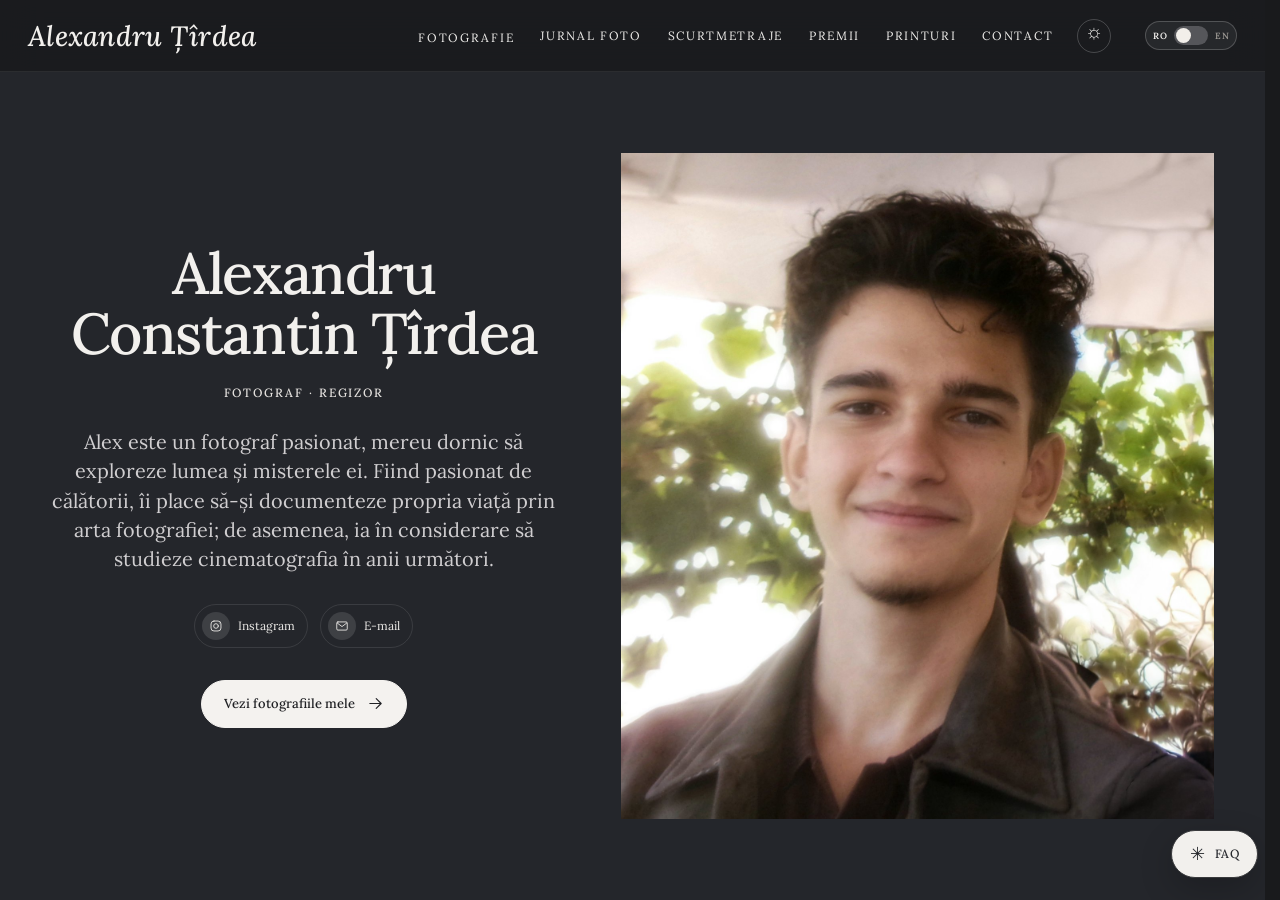
<file: index.html>
<!DOCTYPE html>
<html lang="ro">
<head>
  <meta charset="utf-8">
  <meta name="viewport" content="width=device-width, initial-scale=1.0">
  <script>try { if (sessionStorage.getItem("portfolio-entrance-seen")) document.documentElement.classList.add("portfolio-visited"); else sessionStorage.setItem("portfolio-entrance-seen", "1"); } catch (_) {}</script>
  <meta name="theme-color" content="#202124">
  <title>Alexandru-Constantin Țîrdea — Photographer</title>
  <meta name="description" content="Meet Alexandru-Constantin Țîrdea, photographer and travel enthusiast. Explore his selected photographs.">
  <link rel="preconnect" href="https://fonts.googleapis.com">
  <link rel="preconnect" href="https://fonts.gstatic.com" crossorigin>
  <link href="https://fonts.googleapis.com/css2?family=Lora:ital,wght@0,400;0,500;0,600;1,400;1,500;1,600&display=swap" rel="stylesheet">
  <link rel="stylesheet" href="css/site.css?v=mobile-gallery-menu-journal-20261121">
</head>
<body class="home-page">
  <header class="header">
    <a class="logo" href="index.html">Alexandru Țîrdea</a>
    <button class="menu-toggle" type="button" aria-label="Open navigation"><span></span></button>
    <nav class="nav">
      <div class="drop">
        <button type="button">Photography</button>
        <div class="drop-menu">
          <a href="work.html">Selected</a>
          <a href="street.html">Street</a>
          <a href="landscape.html">Landscape</a>
          <a href="events.html">Events</a>
          <a href="people.html">Portraits</a>
          <a href="nature.html">Nature & Wildlife</a>
          <a href="still-life.html">Still Life</a>
        </div>
      </div>
      <a href="journal.html">Photo Journal</a>
      <a href="films.html">Short Films</a>
      <a href="awards.html">Awards</a>
      <a href="prints.html">Prints</a>
      <a href="contact.html">Contact</a></nav>
    
    <button class="theme-toggle" type="button" data-theme-toggle aria-label="Switch to dark mode" aria-pressed="false" title="Switch to dark mode"><span class="theme-toggle-icon" aria-hidden="true">☾</span><span class="sr-only">Theme</span></button>
    <div class="language-switch" role="group" aria-label="Alege limba"><span class="language-label" data-language-label="ro">RO</span><button type="button" class="language-slider" data-language-toggle aria-label="Schimbă în engleză" aria-pressed="false"><span class="sr-only">Schimbă limba</span></button><span class="language-label" data-language-label="en">EN</span></div>
  </header>

  <main class="intro">
    <section class="intro-copy" aria-labelledby="intro-title">
      <h1 id="intro-title">Alexandru Constantin Țîrdea</h1>
      <p class="intro-role">Photographer · Filmmaker</p>
      <p class="intro-bio">Alex is a passionate photographer who constantly looks forward to exploring the world and its mysteries. As a travel enthusiast, he loves documenting his own life through the art of photography, however, he is also considering pursuing cinematography in the years to come.</p>

      <div class="intro-socials" aria-label="Social links">
        <a href="https://instagram.com/steady.shotz" target="_blank" rel="noopener">
          <span class="social-icon" aria-hidden="true">
            <svg viewBox="0 0 24 24"><rect x="3.5" y="3.5" width="17" height="17" rx="5"/><circle cx="12" cy="12" r="4"/><circle class="social-dot" cx="17.6" cy="6.7" r=".8"/></svg>
          </span>
          Instagram
        </a>
        <a href="https://mail.google.com/mail/?view=cm&amp;fs=1&amp;to=tirdea.alex2020%40gmail.com">
          <span class="social-icon" aria-hidden="true">
            <svg viewBox="0 0 24 24"><rect x="3" y="5" width="18" height="14" rx="2"/><path d="m4 7 8 6 8-6"/></svg>
          </span>
          Email
        </a>
      </div>

      <a class="work-cta" href="work.html">
        <span>View my work</span>
        <svg aria-hidden="true" viewBox="0 0 24 24"><path d="M4 12h15M13 5l7 7-7 7"/></svg>
      </a>
    </section>

    <figure class="intro-portrait">
      <img src="images/alexandru-portrait.jpg?v=web-optimized-20261121" alt="Portrait of Alexandru-Constantin Țîrdea" fetchpriority="high">
      <figcaption>Alexandru Țîrdea <span>Photographer · Filmmaker</span></figcaption>
    </figure>
  </main>

  <script src="js/site.js?v=journal-mobile-map-20261018"></script>
  <script src="js/language.js?v=street-nature-layout-20261121"></script>
  <script src="js/theme.js?v=theme-transition-20261018"></script>
  <script src="js/chat-config.js?v=portfolio-ai-20261018"></script>
  <script src="js/portfolio-tools.js?v=faq-digital-price-20261121"></script>
</body>
</html>
</file>
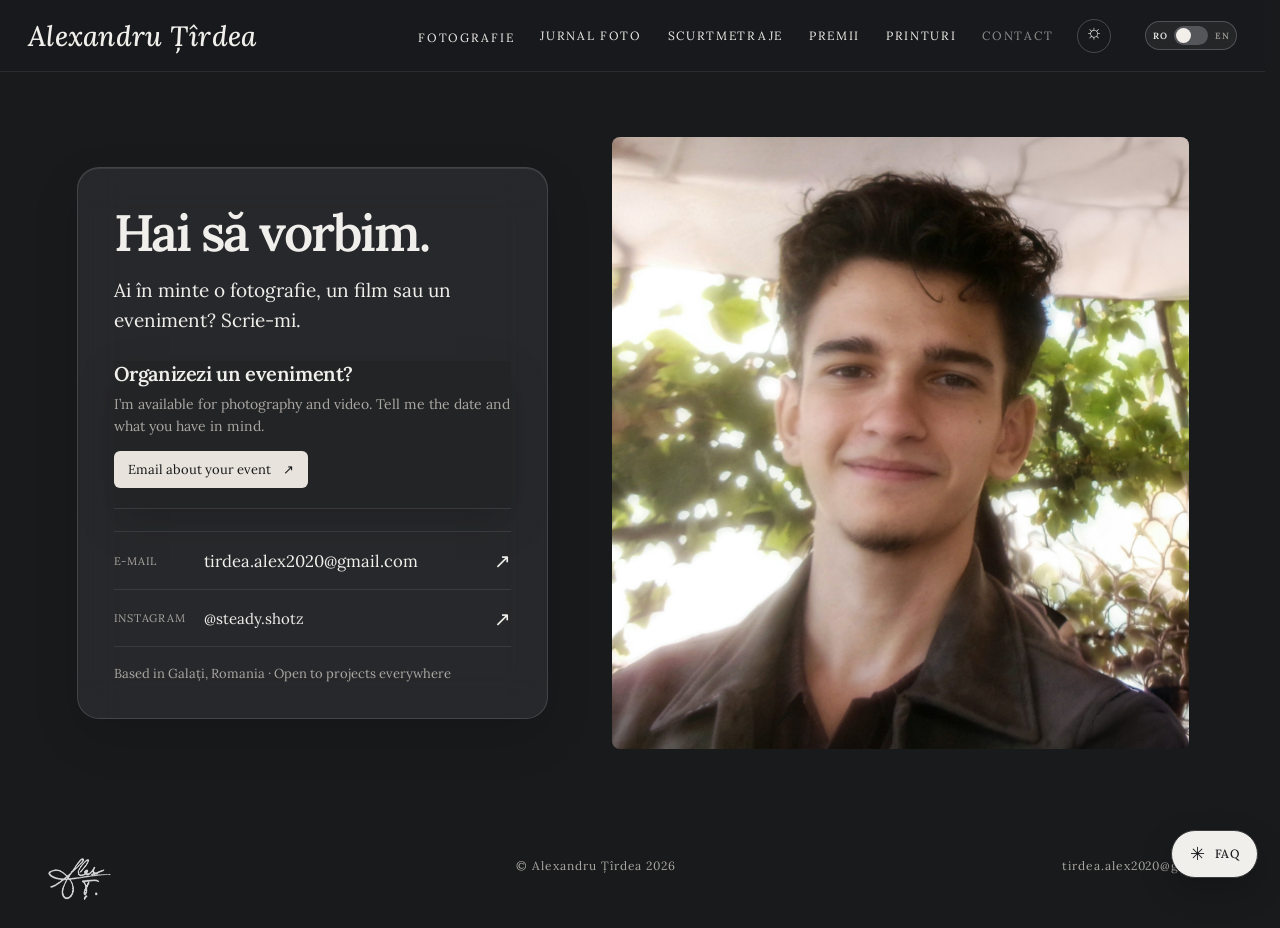
<file: contact.html>
<!DOCTYPE html>
<html lang="ro">
<head>
  <meta charset="utf-8">
  <meta name="viewport" content="width=device-width, initial-scale=1.0">
  <script>try { if (sessionStorage.getItem("portfolio-entrance-seen")) document.documentElement.classList.add("portfolio-visited"); else sessionStorage.setItem("portfolio-entrance-seen", "1"); } catch (_) {}</script>
  <title>Contact — Alexandru Țîrdea</title>
  <meta name="description" content="Photography portfolio of Alexandru Țîrdea.">
  <link rel="preconnect" href="https://fonts.googleapis.com">
  <link rel="preconnect" href="https://fonts.gstatic.com" crossorigin>
  <link href="https://fonts.googleapis.com/css2?family=Lora:ital,wght@0,400;0,500;0,600;1,400;1,500;1,600&display=swap" rel="stylesheet">
  <link rel="stylesheet" href="css/site.css?v=mobile-gallery-menu-journal-20261121">
</head>
<body>

  <header class="header">
    <a class="logo" href="index.html">Alexandru Țîrdea</a>
    <button class="menu-toggle" type="button" aria-label="Menu"><span></span></button>
    <nav class="nav">
      <div class="drop">
        <button type="button">Photography</button>
        <div class="drop-menu">
          <a href="work.html">Selected</a>
          <a href="street.html">Street</a>
          <a href="landscape.html">Landscape</a>
          <a href="events.html">Events</a>
          <a href="people.html">Portraits</a>
          <a href="nature.html">Nature & Wildlife</a>
          <a href="still-life.html">Still Life</a>
        </div>
      </div>
      <a href="journal.html">Photo Journal</a>
      <a href="films.html">Short Films</a>
      <a href="awards.html">Awards</a>
      <a href="prints.html">Prints</a>
      <a href="contact.html" class="is-active">Contact</a></nav>
    
    <button class="theme-toggle" type="button" data-theme-toggle aria-label="Switch to dark mode" aria-pressed="false" title="Switch to dark mode"><span class="theme-toggle-icon" aria-hidden="true">☾</span><span class="sr-only">Theme</span></button>
    <div class="language-switch" role="group" aria-label="Alege limba"><span class="language-label" data-language-label="ro">RO</span><button type="button" class="language-slider" data-language-toggle aria-label="Schimbă în engleză" aria-pressed="false"><span class="sr-only">Schimbă limba</span></button><span class="language-label" data-language-label="en">EN</span></div>
  </header>

<main class="contact-page">
  <section class="contact-panel" aria-labelledby="contact-title">
    <h1 id="contact-title">Let’s talk.</h1>
    <p class="contact-lede">Have a photo, film, or event in mind? Send me a note.</p>
    <section class="contact-event-invite" aria-labelledby="event-invite-title">
      <h2 id="event-invite-title">Planning an event?</h2>
      <p>I’m available for photography and video. Tell me the date and what you have in mind.</p>
      <a class="contact-event-action" href="https://mail.google.com/mail/?view=cm&amp;fs=1&amp;to=tirdea.alex2020%40gmail.com&amp;su=Event%20photo%20or%20video%20enquiry" target="_blank" rel="noopener">Email about your event <span aria-hidden="true">↗</span></a>
    </section>
    <a class="contact-email" href="https://mail.google.com/mail/?view=cm&amp;fs=1&amp;to=tirdea.alex2020%40gmail.com" target="_blank" rel="noopener">
      <span class="contact-label">Email</span><span>tirdea.alex2020@gmail.com</span><span class="contact-arrow" aria-hidden="true">↗</span>
    </a>
    <a class="contact-social" href="https://instagram.com/steady.shotz" target="_blank" rel="noopener">
      <span class="contact-label">Instagram</span><strong class="contact-social-handle">@steady.shotz</strong><span class="contact-arrow" aria-hidden="true">↗</span>
    </a>
    <p class="contact-note">Based in Galați, Romania · Open to projects everywhere</p>
  </section>
  <figure class="contact-portrait">
    <img src="images/alexandru-portrait.jpg?v=web-optimized-20261121" alt="Alexandru Țîrdea outdoors">
    <figcaption>Alexandru Țîrdea <span>Photographer · Filmmaker</span></figcaption>
  </figure>
</main>

  <footer class="footer">
    <img class="footer-signature" src="images/signature.png?v=web-optimized-20261121" alt="Alexandru Țîrdea signature" draggable="false">
    <span>© Alexandru Țîrdea 2026</span>
    <a href="https://mail.google.com/mail/?view=cm&amp;fs=1&amp;to=tirdea.alex2020%40gmail.com" target="_blank" rel="noopener">tirdea.alex2020@gmail.com</a>
  </footer>
  <script src="js/site.js?v=journal-mobile-map-20261018"></script>
  <script src="js/language.js?v=street-nature-layout-20261121"></script>
  <script src="js/theme.js?v=theme-transition-20261018"></script>
  <script src="js/chat-config.js?v=portfolio-ai-20261018"></script>
  <script src="js/portfolio-tools.js?v=faq-digital-price-20261121"></script>
</body>
</html>
</file>
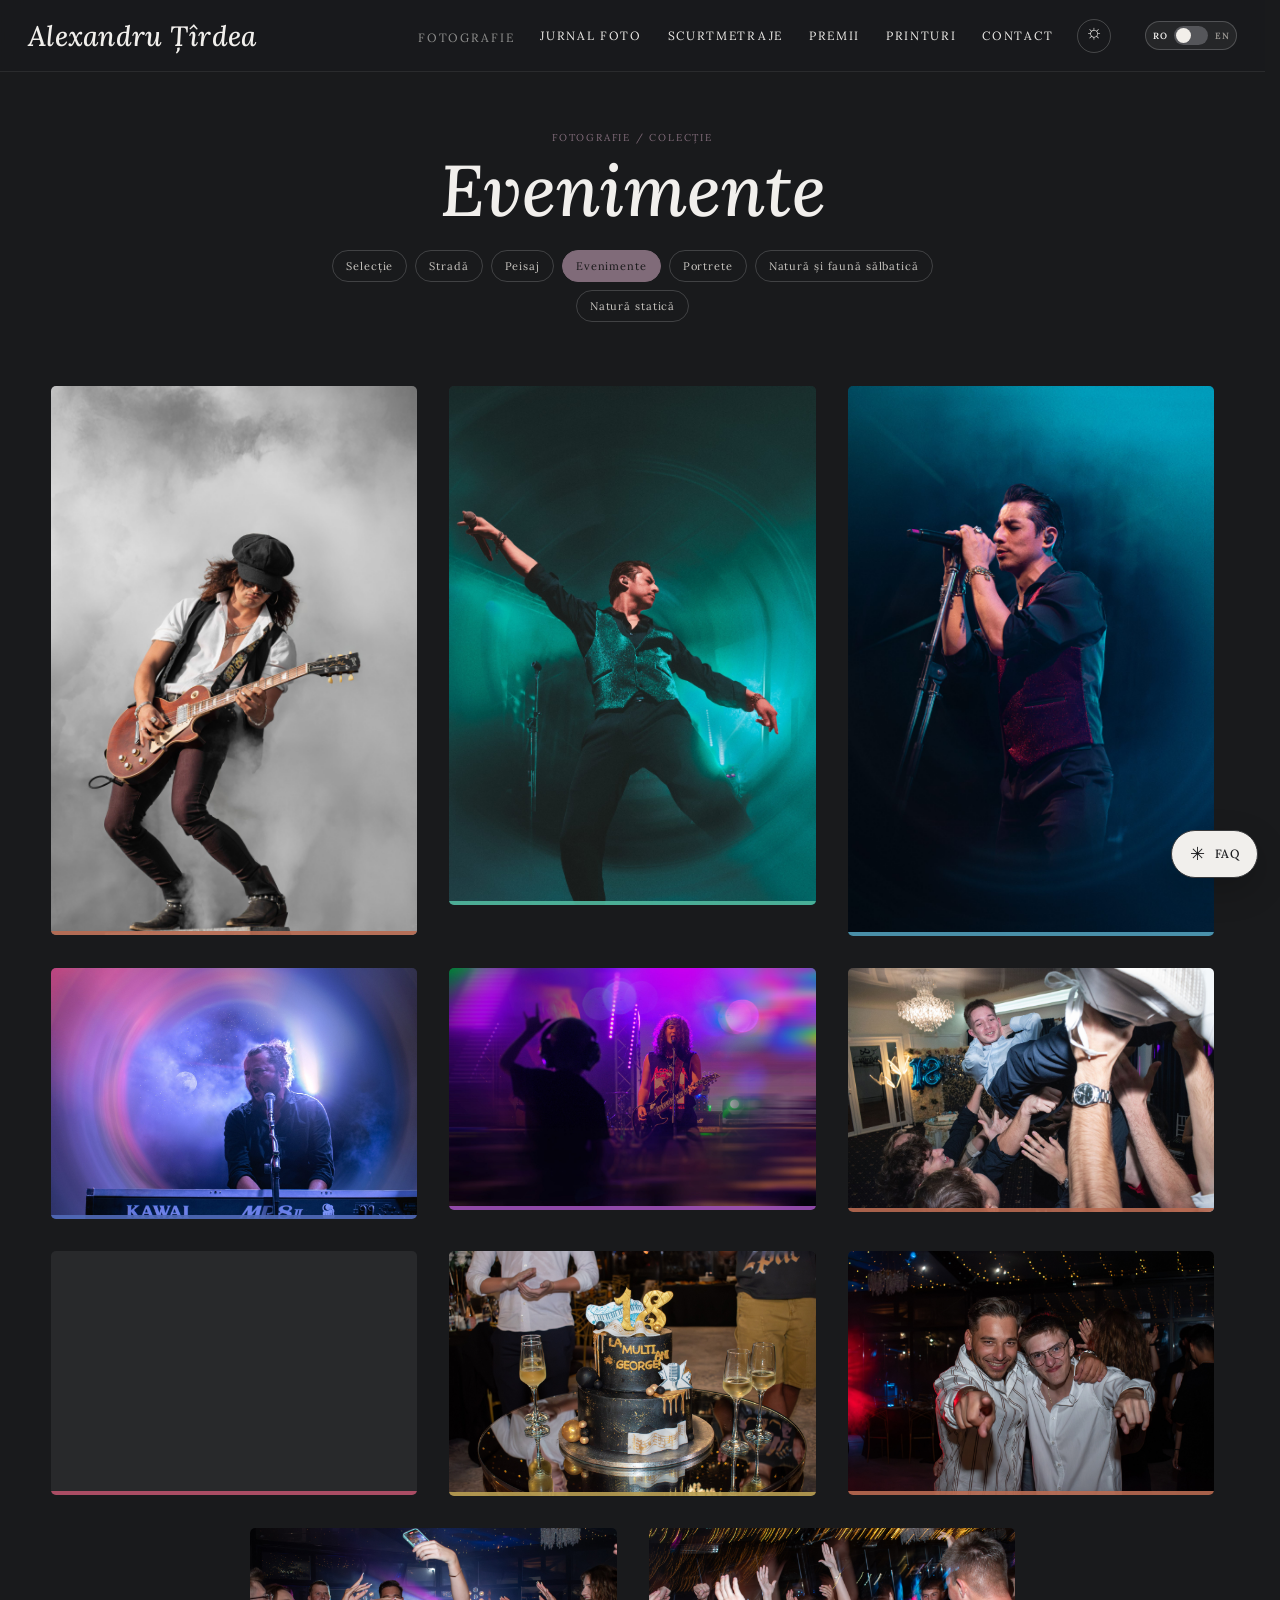
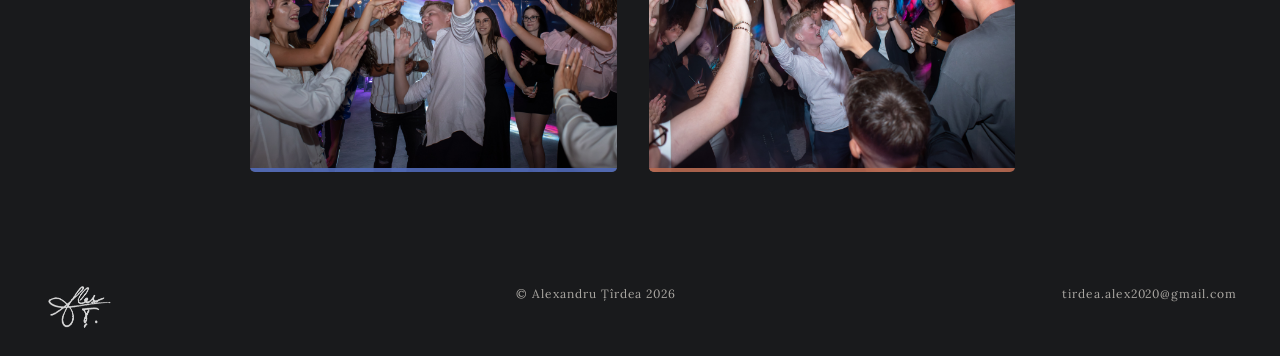
<file: events.html>
<!DOCTYPE html>
<html lang="ro">
<head>
  <meta charset="utf-8">
  <meta name="viewport" content="width=device-width, initial-scale=1.0">
  <script>try { if (sessionStorage.getItem("portfolio-entrance-seen")) document.documentElement.classList.add("portfolio-visited"); else sessionStorage.setItem("portfolio-entrance-seen", "1"); } catch (_) {}</script>
  <title>Events — Alexandru Țîrdea</title>
  <meta name="description" content="Photography portfolio of Alexandru Țîrdea.">
  <link rel="preconnect" href="https://fonts.googleapis.com">
  <link rel="preconnect" href="https://fonts.gstatic.com" crossorigin>
  <link href="https://fonts.googleapis.com/css2?family=Lora:ital,wght@0,400;0,500;0,600;1,400;1,500;1,600&display=swap" rel="stylesheet">
  <link rel="stylesheet" href="css/site.css?v=mobile-gallery-menu-journal-20261121">
</head>
<body>

  <header class="header">
    <a class="logo" href="index.html">Alexandru Țîrdea</a>
    <button class="menu-toggle" type="button" aria-label="Menu"><span></span></button>
    <nav class="nav">
      <div class="drop is-current">
        <button type="button">Photography</button>
        <div class="drop-menu">
          <a href="work.html">Selected</a>
          <a href="street.html">Street</a>
          <a href="landscape.html">Landscape</a>
          <a href="events.html" aria-current="page">Events</a>
          <a href="people.html">Portraits</a>
          <a href="nature.html">Nature & Wildlife</a>
          <a href="still-life.html">Still Life</a>
        </div>
      </div>
      <a href="journal.html">Photo Journal</a>
      <a href="films.html">Short Films</a>
      <a href="awards.html">Awards</a>
      <a href="prints.html">Prints</a>
      <a href="contact.html">Contact</a>
</nav>
    
    <button class="theme-toggle" type="button" data-theme-toggle aria-label="Switch to dark mode" aria-pressed="false" title="Switch to dark mode"><span class="theme-toggle-icon" aria-hidden="true">☾</span><span class="sr-only">Theme</span></button>
    <div class="language-switch" role="group" aria-label="Alege limba"><span class="language-label" data-language-label="ro">RO</span><button type="button" class="language-slider" data-language-toggle aria-label="Schimbă în engleză" aria-pressed="false"><span class="sr-only">Schimbă limba</span></button><span class="language-label" data-language-label="en">EN</span></div>
  </header>
<main class="page collection-page collection-page--events">
  <header class="collection-heading">
    <p class="section-kicker">Photography / Collection</p>
    <h1>Events</h1>
    <nav class="collection-switcher" aria-label="Browse photography categories">
      <a href="work.html">Selected</a>
      <a href="street.html">Street</a>
      <a href="landscape.html">Landscape</a>
      <a href="events.html" aria-current="page">Events</a>
      <a href="people.html">Portraits</a>
      <a href="nature.html">Nature & Wildlife</a>
      <a href="still-life.html">Still Life</a>
    </nav>
  </header>
  <div class="gallery">
<a href="images/23-dsc_7053-edit-23-59.jpg" data-full="images/23-dsc_7053-edit-23-59.jpg" id="photo-23-dsc_7053-edit-23-59" data-search="concert event events guitarist live music musician performance rock smoke stage"><img src="images/23-dsc_7053-edit-23-59.jpg" alt="Photograph by Alexandru Țîrdea" loading="lazy"></a>
<a href="images/26-dsc_8631-1-24-60.jpg" data-full="images/26-dsc_8631-1-24-60.jpg" id="photo-26-dsc_8631-1-24-60" data-search="concert dancing event events live music musician performance singer stage"><img src="images/26-dsc_8631-1-24-60.jpg" alt="Photograph by Alexandru Țîrdea" loading="lazy"></a>
<a href="images/27-dsc_8681-1-25-61.jpg" data-full="images/27-dsc_8681-1-25-61.jpg" id="photo-27-dsc_8681-1-25-61" data-search="concert event events live microphone music musician performance singer stage"><img src="images/27-dsc_8681-1-25-61.jpg" alt="Photograph by Alexandru Țîrdea" loading="lazy"></a>
<a href="images/28-dsc_8816-1-26-62.jpg" data-full="images/28-dsc_8816-1-26-62.jpg" id="photo-28-dsc_8816-1-26-62" data-search="colorful concert event events keyboard lights live music musician performance stage"><img src="images/28-dsc_8816-1-26-62.jpg" alt="Photograph by Alexandru Țîrdea" loading="lazy"></a>
<a href="images/70-_dsc6496v2-22-58.jpg" data-full="images/70-_dsc6496v2-22-58.jpg" id="photo-70-_dsc6496v2-22-58" data-search="color concert crowd event guitarist lights live music performance stage"><img src="images/70-_dsc6496v2-22-58.jpg" alt="Photograph by Alexandru Țîrdea" loading="lazy"></a>

<a href="images/DSC_9410.jpg" data-full="images/DSC_9410.jpg" id="photo-DSC_9410" data-search="birthday celebration dance dancing event events friends party people"><img src="images/DSC_9410.jpg" alt="Friends lift a guest into the air during a birthday party" loading="lazy"></a>
<a href="images/DSC_9443.jpg" data-full="images/DSC_9443.jpg" id="photo-DSC_9443" data-search="birthday celebration cake event events friends group party people"><img src="images/DSC_9443.jpg" alt="Friends celebrate together around a birthday cake" loading="lazy"></a>
<a href="images/DSC_1772.jpg" data-full="images/DSC_1772.jpg" id="photo-DSC_1772" data-search="18 birthday cake celebration event events party people"><img src="images/DSC_1772.jpg" alt="An eighteenth birthday cake at a celebration" loading="lazy"></a>
<a href="images/DSC_1941.jpg" data-full="images/DSC_1941.jpg" id="photo-DSC_1941" data-search="birthday celebration friends event events party people portrait"><img src="images/DSC_1941.jpg" alt="Two friends pose together at a birthday party" loading="lazy"></a>
<a href="images/DSC_1875.jpg" data-full="images/DSC_1875.jpg" id="photo-DSC_1875" data-search="birthday celebration dance dancing event events friends music party people"><img src="images/DSC_1875.jpg" alt="Guests dance and cheer together at a party" loading="lazy"></a>
<a href="images/DSC_1612.jpg" data-full="images/DSC_1612.jpg" id="photo-DSC_1612" data-search="birthday celebration dance dancing event events friends music party people"><img src="images/DSC_1612.jpg" alt="A lively crowd dancing together at a celebration" loading="lazy"></a>


</div></main>
  <footer class="footer">
    <img class="footer-signature" src="images/signature.png?v=web-optimized-20261121" alt="Alexandru Țîrdea signature" draggable="false">
    <span>© Alexandru Țîrdea 2026</span>
    <a href="https://mail.google.com/mail/?view=cm&amp;fs=1&amp;to=tirdea.alex2020%40gmail.com">tirdea.alex2020@gmail.com</a>
  </footer>
  <script src="js/site.js?v=journal-mobile-map-20261018"></script>
  <script src="js/language.js?v=street-nature-layout-20261121"></script>
  <script src="js/theme.js?v=theme-transition-20261018"></script>
  <script src="js/chat-config.js?v=portfolio-ai-20261018"></script>
  <script src="js/portfolio-tools.js?v=web-optimized-20261121"></script>
</body>
</html>
</file>
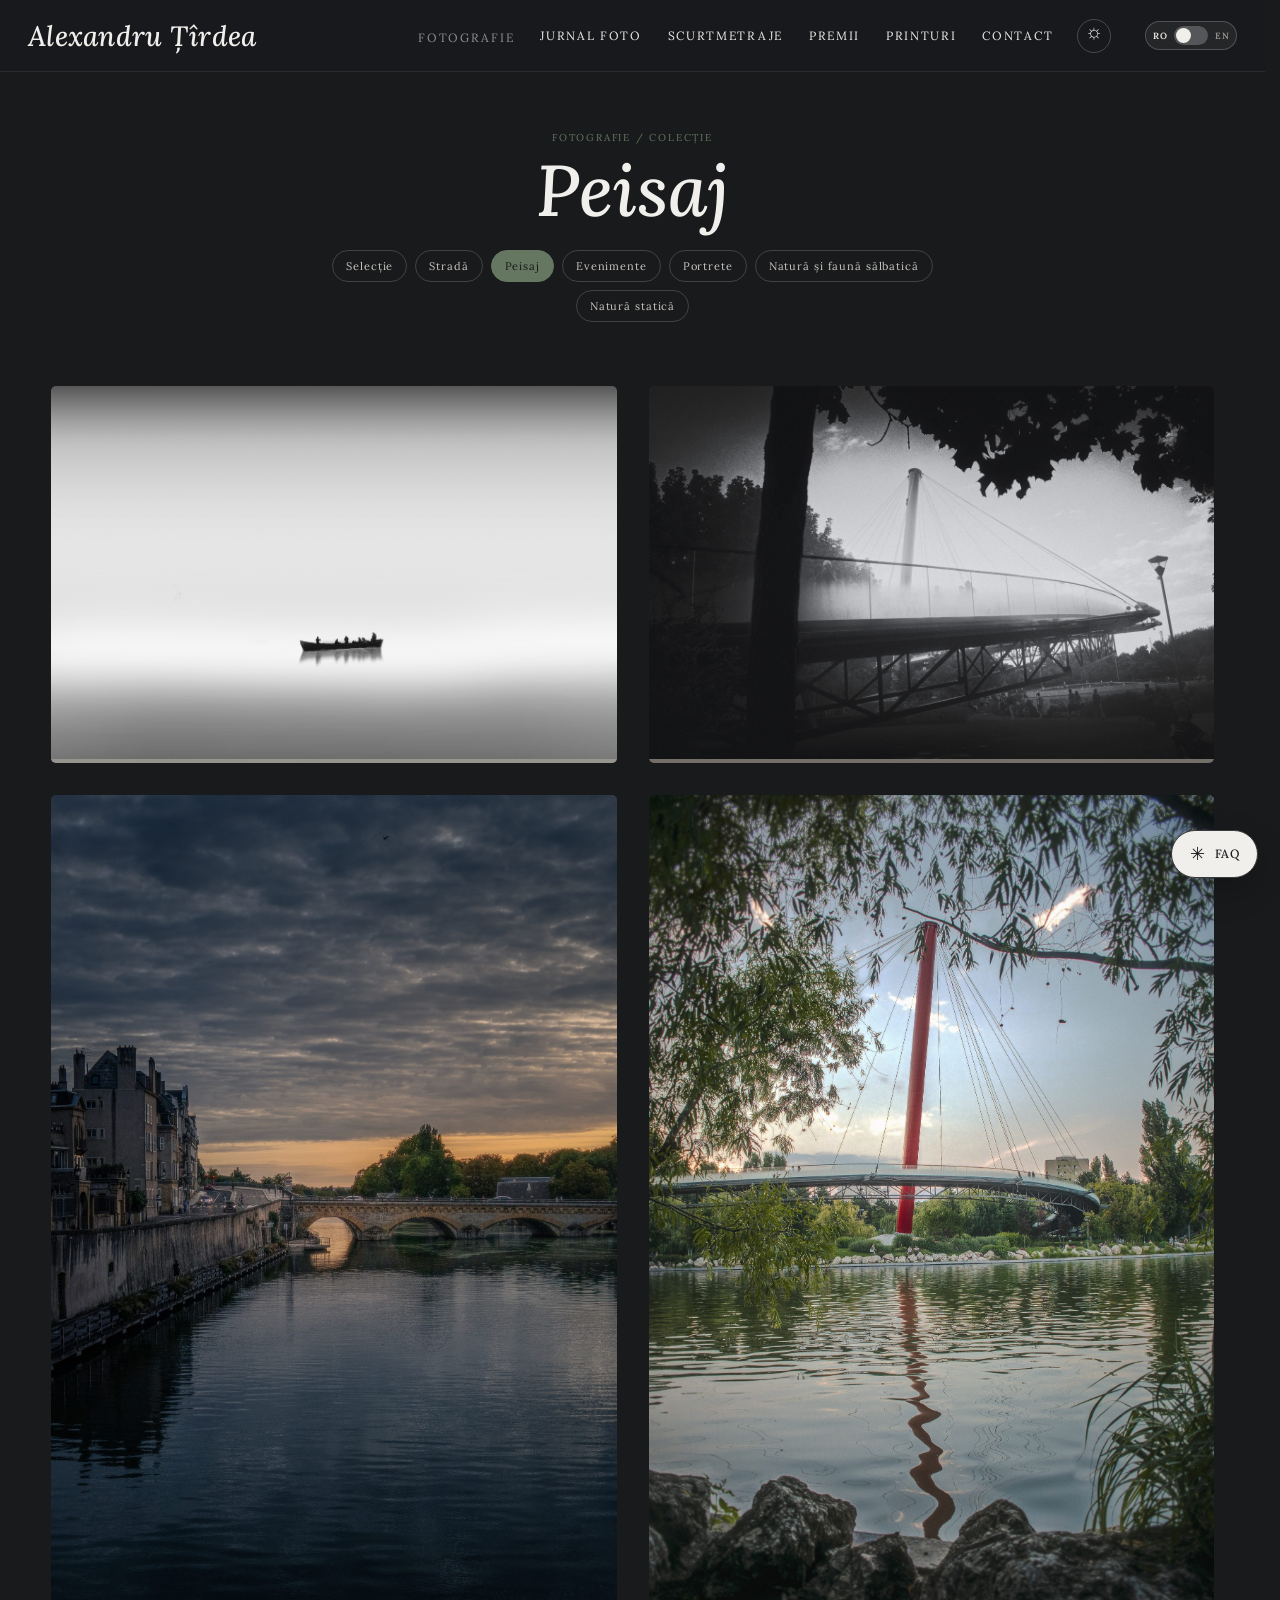
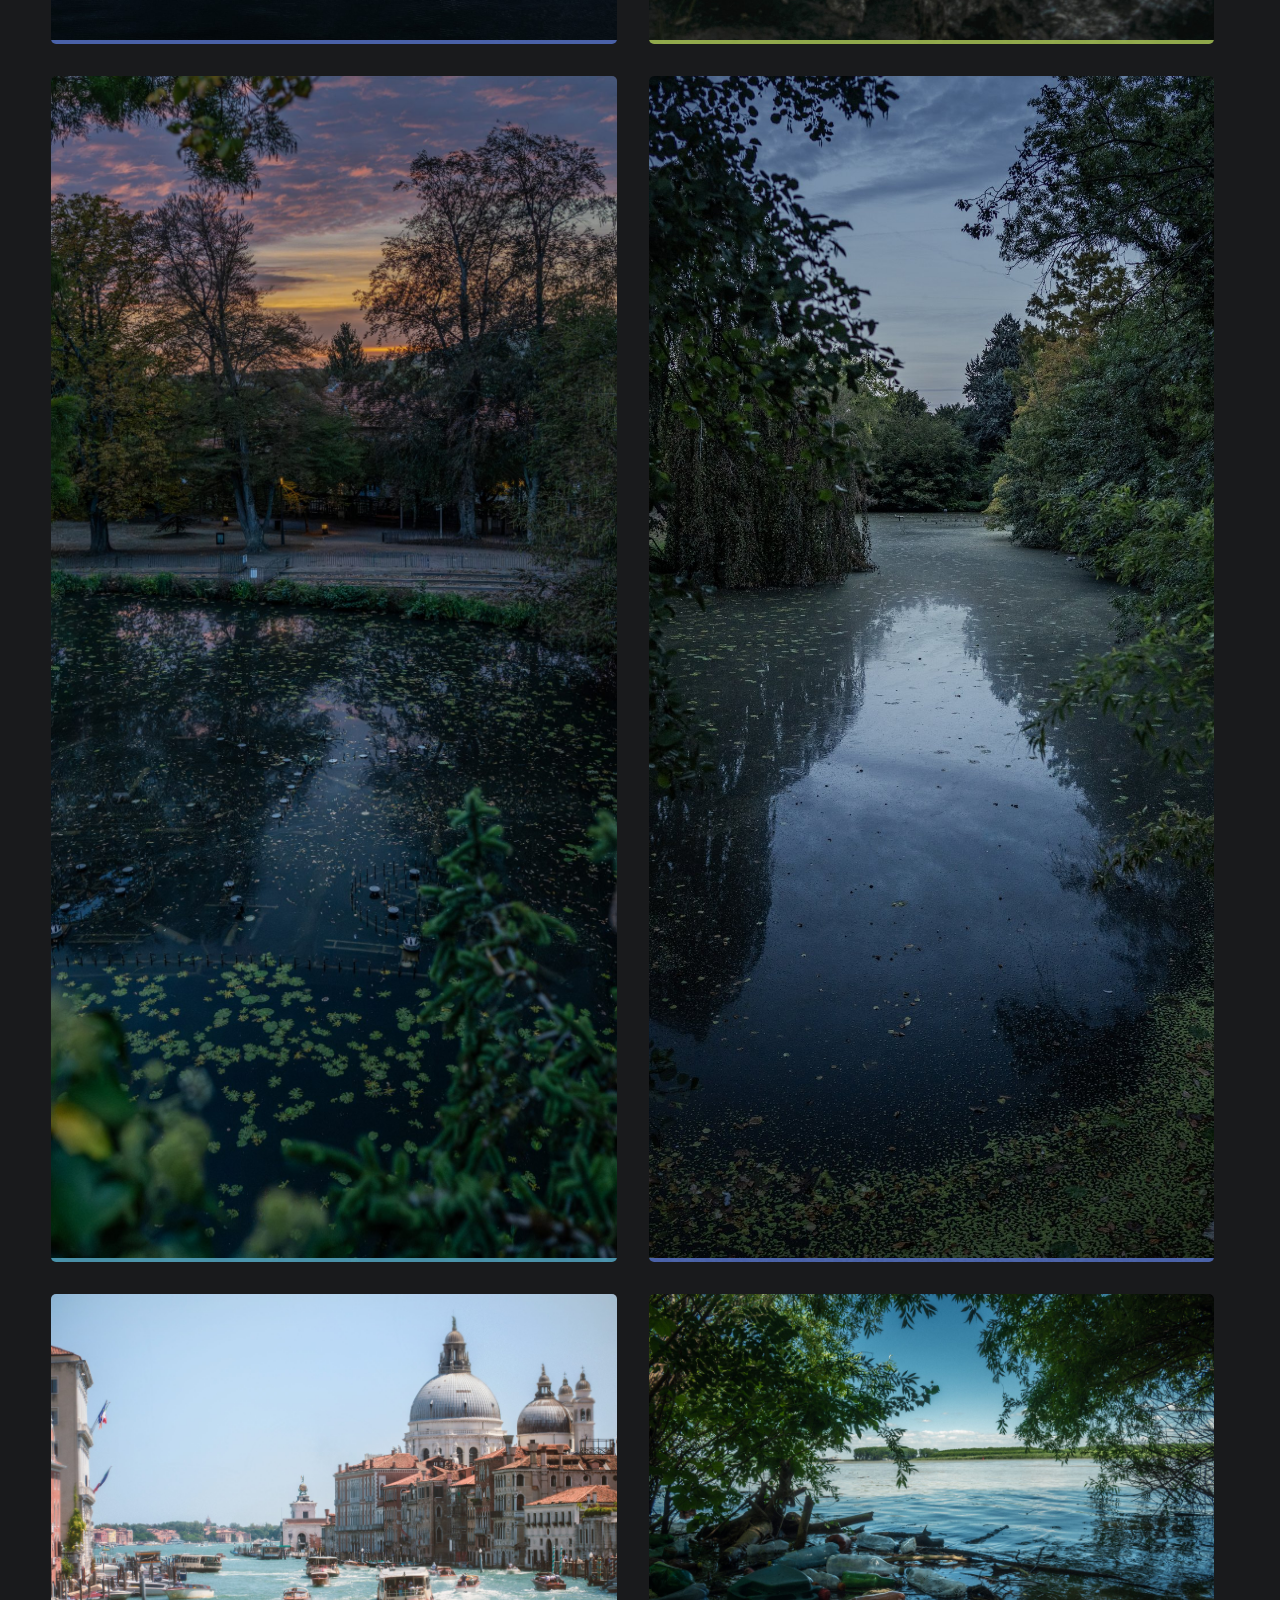
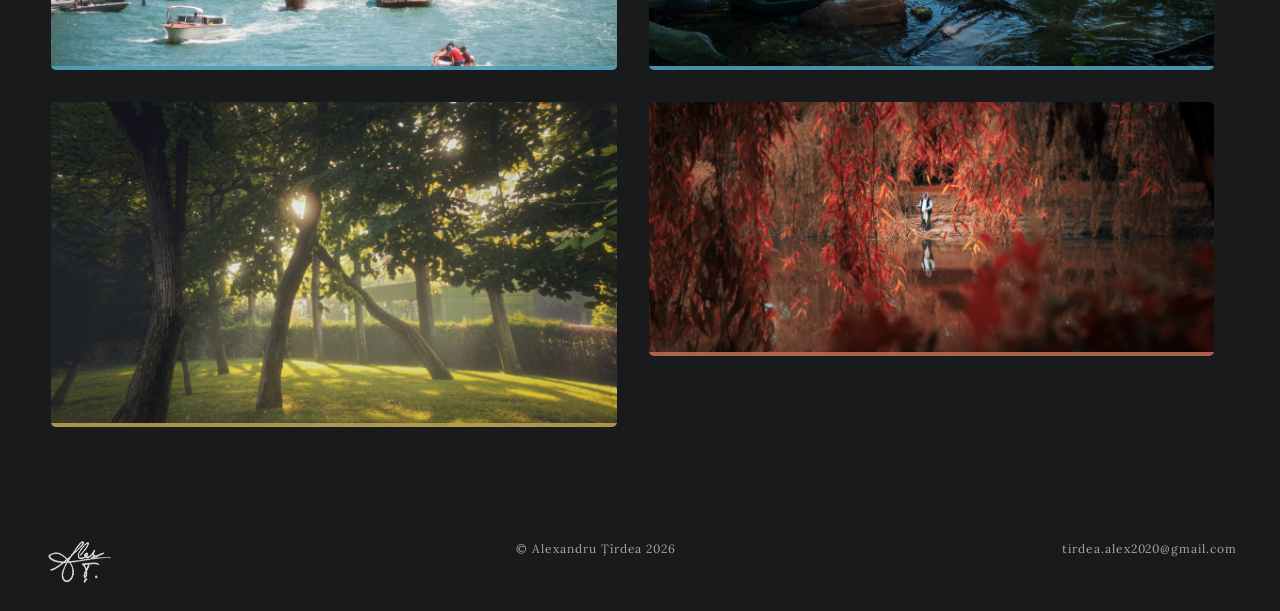
<file: landscape.html>
<!DOCTYPE html>
<html lang="ro">
<head>
  <meta charset="utf-8">
  <meta name="viewport" content="width=device-width, initial-scale=1.0">
  <script>try { if (sessionStorage.getItem("portfolio-entrance-seen")) document.documentElement.classList.add("portfolio-visited"); else sessionStorage.setItem("portfolio-entrance-seen", "1"); } catch (_) {}</script>
  <title>Landscape — Alexandru Țîrdea</title>
  <meta name="description" content="Photography portfolio of Alexandru Țîrdea.">
  <link rel="preconnect" href="https://fonts.googleapis.com">
  <link rel="preconnect" href="https://fonts.gstatic.com" crossorigin>
  <link href="https://fonts.googleapis.com/css2?family=Lora:ital,wght@0,400;0,500;0,600;1,400;1,500;1,600&display=swap" rel="stylesheet">
  <link rel="stylesheet" href="css/site.css?v=mobile-gallery-menu-journal-20261121">
</head>
<body>

  <header class="header">
    <a class="logo" href="index.html">Alexandru Țîrdea</a>
    <button class="menu-toggle" type="button" aria-label="Menu"><span></span></button>
    <nav class="nav">
      <div class="drop is-current">
        <button type="button">Photography</button>
        <div class="drop-menu">
          <a href="work.html">Selected</a>
          <a href="street.html">Street</a>
          <a href="landscape.html" aria-current="page">Landscape</a>
          <a href="events.html">Events</a>
          <a href="people.html">Portraits</a>
          <a href="nature.html">Nature & Wildlife</a>
          <a href="still-life.html">Still Life</a>
        </div>
      </div>
      <a href="journal.html">Photo Journal</a>
      <a href="films.html">Short Films</a>
      <a href="awards.html">Awards</a>
      <a href="prints.html">Prints</a>
      <a href="contact.html">Contact</a>
</nav>
    
    <button class="theme-toggle" type="button" data-theme-toggle aria-label="Switch to dark mode" aria-pressed="false" title="Switch to dark mode"><span class="theme-toggle-icon" aria-hidden="true">☾</span><span class="sr-only">Theme</span></button>
    <div class="language-switch" role="group" aria-label="Alege limba"><span class="language-label" data-language-label="ro">RO</span><button type="button" class="language-slider" data-language-toggle aria-label="Schimbă în engleză" aria-pressed="false"><span class="sr-only">Schimbă limba</span></button><span class="language-label" data-language-label="en">EN</span></div>
  </header>
<main class="page collection-page collection-page--landscape">
  <header class="collection-heading">
    <p class="section-kicker">Photography / Collection</p>
    <h1>Landscape</h1>
    <nav class="collection-switcher" aria-label="Browse photography categories">
      <a href="work.html">Selected</a>
      <a href="street.html">Street</a>
      <a href="landscape.html" aria-current="page">Landscape</a>
      <a href="events.html">Events</a>
      <a href="people.html">Portraits</a>
      <a href="nature.html">Nature & Wildlife</a>
      <a href="still-life.html">Still Life</a>
    </nav>
  </header>
  <div class="gallery landscape-gallery">
  <a href="images/03-alx_0334-5.jpg" data-full="images/03-alx_0334-5.jpg" id="photo-03-alx_0334-5" data-search="black boat calm landscape lost minimal monochrome nature outdoors quiet sea sky trees water white"><img src="images/03-alx_0334-5.jpg" alt="Black-and-white landscape photograph of a boat on calm water" loading="lazy"></a>
<a href="images/04-dsc-02-36-20.jpg" data-full="images/04-dsc-02-36-20.jpg" id="photo-04-dsc-02-36-20" data-search="architecture black bridge city landscape monochrome nature outdoors river sky trees water white"><img src="images/04-dsc-02-36-20.jpg" alt="Photograph by Alexandru Țîrdea" loading="lazy"></a>
<a href="images/61-_dsc3800-hdr-edit-49.jpg" data-full="images/61-_dsc3800-hdr-edit-49.jpg" id="photo-61-_dsc3800-hdr-edit-49" data-search="bridge buildings city dusk evening landscape nature outdoors river sky stone trees water"><img src="images/61-_dsc3800-hdr-edit-49.jpg" alt="Photograph by Alexandru Țîrdea" loading="lazy"></a>
<a href="images/05-dsc-06-39-21.jpg" data-full="images/05-dsc-06-39-21.jpg" id="photo-05-dsc-06-39-21" data-search="bridge greenery landscape nature outdoors reflection river sky travel trees water"><img src="images/05-dsc-06-39-21.jpg" alt="Photograph by Alexandru Țîrdea" loading="lazy"></a>
<a href="images/62-_dsc3907-hdr-pano-71-50.jpg" data-full="images/62-_dsc3907-hdr-pano-71-50.jpg" id="photo-62-_dsc3907-hdr-pano-71-50" data-search="Luxembourg evening landscape nature outdoors park reflection sky sunset trees water"><img src="images/62-_dsc3907-hdr-pano-71-50.jpg" alt="Photograph by Alexandru Țîrdea" loading="lazy"></a>
<a href="images/75-_dsc3887-hdr-pano.jpg" data-full="images/75-_dsc3887-hdr-pano.jpg" id="photo-75-_dsc3887-hdr-pano" data-search="park pond nature trees water landscape evening Luxembourg"><img src="images/75-_dsc3887-hdr-pano.jpg" alt="A quiet tree-lined pond in Luxembourg at blue hour" loading="lazy"></a>
<a href="images/22-dsc_6921-7-7.jpg" data-full="images/22-dsc_6921-7-7.jpg" id="photo-22-dsc_6921-7-7" data-search="Canal Grand Italy Venezia Venice architecture boats city landscape outdoors sky travel water"><img src="images/22-dsc_6921-7-7.jpg" alt="Photograph by Alexandru Țîrdea" loading="lazy"></a>
<a href="images/65-_dsc4030-12-12.jpg" data-full="images/65-_dsc4030-12-12.jpg" id="photo-65-_dsc4030-12-12" data-search="confirm green landscape location nature outdoors quiet river shoreline sky to trees water"><img src="images/65-_dsc4030-12-12.jpg" alt="Photograph by Alexandru Țîrdea" loading="lazy"></a>
<a href="images/32-photo-album-1-01-37-70.jpg" data-full="images/32-photo-album-1-01-37-70.jpg" id="photo-32-photo-album-1-01-37-70" data-search="bench empty landscape nature outdoors platform quiet railway sky station train travel trees urban water"><img src="images/32-photo-album-1-01-37-70.jpg" alt="Photograph by Alexandru Țîrdea" loading="lazy"></a>
<a href="images/09-dsc_2696-1-42-73.jpg" data-full="images/09-dsc_2696-1-42-73.jpg" id="photo-09-dsc_2696-1-42-73" data-search="abstract architecture city landscape lights nature outdoors red reflection sky texture trees water"><img src="images/09-dsc_2696-1-42-73.jpg" alt="Photograph by Alexandru Țîrdea" loading="lazy"></a>
</div></main>
  <footer class="footer">
    <img class="footer-signature" src="images/signature.png?v=web-optimized-20261121" alt="Alexandru Țîrdea signature" draggable="false">
    <span>© Alexandru Țîrdea 2026</span>
    <a href="https://mail.google.com/mail/?view=cm&amp;fs=1&amp;to=tirdea.alex2020%40gmail.com">tirdea.alex2020@gmail.com</a>
  </footer>
  <script src="js/site.js?v=journal-mobile-map-20261018"></script>
  <script src="js/language.js?v=language-tip-collection-faq-20261019"></script>
  <script src="js/theme.js?v=theme-transition-20261018"></script>
  <script src="js/chat-config.js?v=portfolio-ai-20261018"></script>
  <script src="js/portfolio-tools.js?v=web-optimized-20261121"></script>
</body>
</html>
</file>
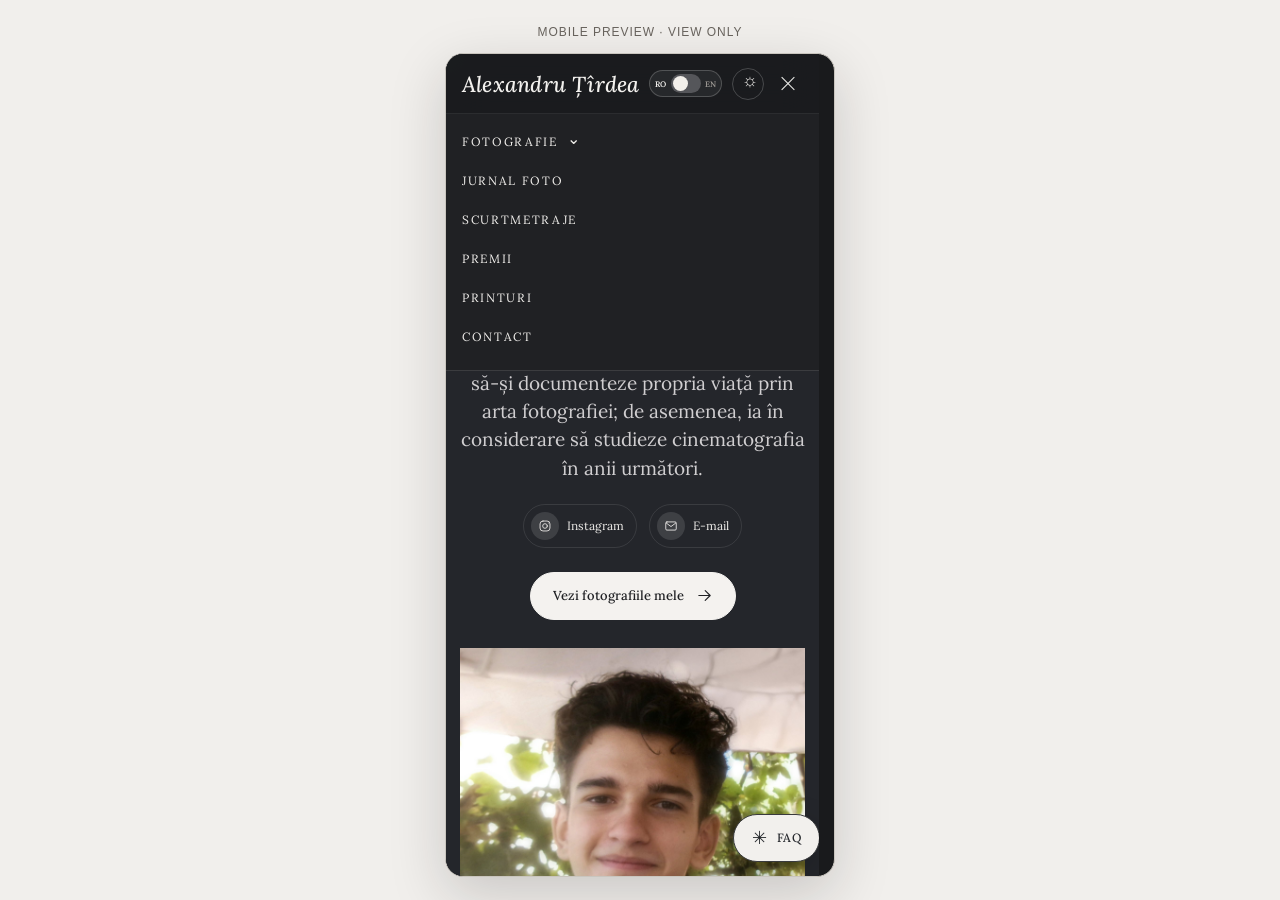
<file: mobile-preview.html>
<!doctype html>
<html lang="en">
<head>
  <meta charset="utf-8">
  <meta name="viewport" content="width=device-width, initial-scale=1.0">
  <meta name="theme-color" content="#f1efec">
  <title>Mobile preview — Alexandru Țîrdea</title>
  <style>
    * { box-sizing: border-box; }
    body { min-height: 100svh; margin: 0; padding: 22px 14px; display: grid; place-items: center; background: #f1efec; color: #242424; font: 14px/1.5 Arial, sans-serif; }
    main { width: 100%; display: grid; justify-items: center; gap: 12px; }
    p { margin: 0; color: #69645e; font-size: 12px; letter-spacing: .08em; text-transform: uppercase; }
    .phone { width: min(390px, calc(100vw - 24px)); height: min(844px, calc(100svh - 76px)); min-height: 520px; overflow: hidden; border: 1px solid #c9c5be; border-radius: 18px; background: #191a1c; box-shadow: 0 18px 56px rgba(25, 24, 22, .18); }
    iframe { display: block; width: 100%; height: 100%; border: 0; pointer-events: none; }
    @media (max-width: 430px) { body { padding: 10px 0; } .phone { width: 100vw; height: calc(100svh - 42px); min-height: 440px; border-right: 0; border-left: 0; border-radius: 0; box-shadow: none; } p { margin-bottom: 2px; } }
  </style>
</head>
<body>
  <main>
    <p>Mobile preview · View only</p>
    <div class="phone">
      <iframe id="portfolio-preview" title="Read-only mobile preview of the portfolio" src="index.html?mobile-preview=1"></iframe>
    </div>
  </main>
  <script>
    const preview = document.getElementById("portfolio-preview");
    preview.addEventListener("load", function () {
      try {
        const page = preview.contentDocument;
        page.body.classList.add("nav-open");
        const toggle = page.querySelector(".menu-toggle");
        if (toggle) toggle.setAttribute("aria-expanded", "true");
      } catch (_) {}
    });
  </script>
</body>
</html>
</file>
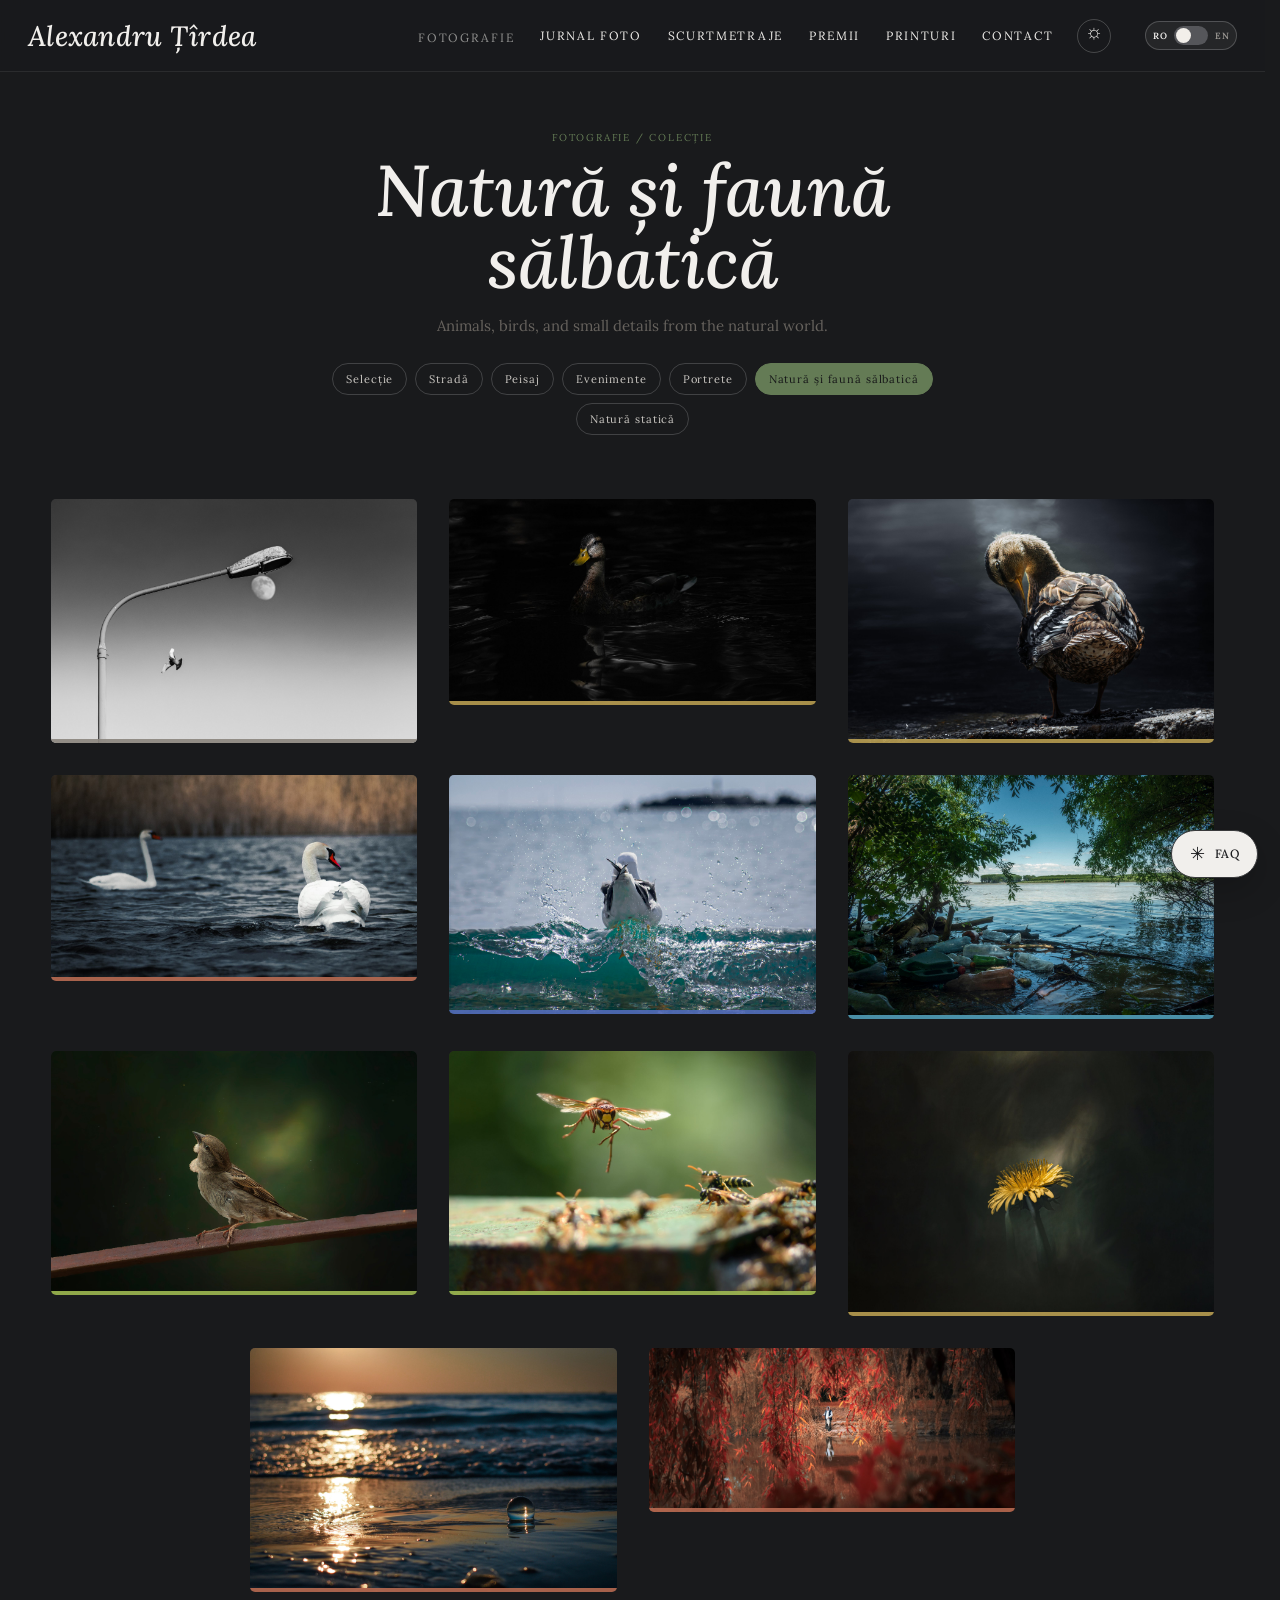
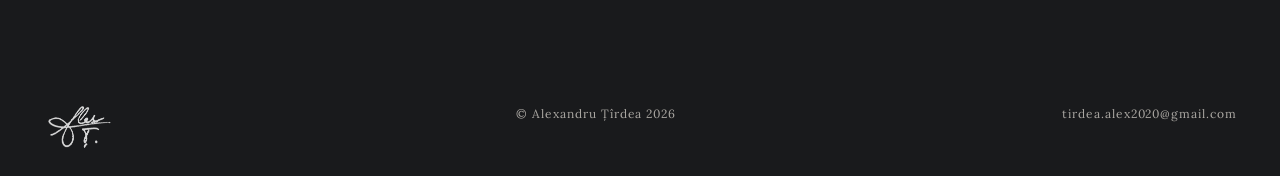
<file: nature.html>
<!DOCTYPE html>
<html lang="ro">
<head>
  <meta charset="utf-8">
  <meta name="viewport" content="width=device-width, initial-scale=1.0">
  <script>try { if (sessionStorage.getItem("portfolio-entrance-seen")) document.documentElement.classList.add("portfolio-visited"); else sessionStorage.setItem("portfolio-entrance-seen", "1"); } catch (_) {}</script>
  <title>Nature & Wildlife — Alexandru Țîrdea</title>
  <meta name="description" content="Photography portfolio of Alexandru Țîrdea.">
  <link rel="preconnect" href="https://fonts.googleapis.com">
  <link rel="preconnect" href="https://fonts.gstatic.com" crossorigin>
  <link href="https://fonts.googleapis.com/css2?family=Lora:ital,wght@0,400;0,500;0,600;1,400;1,500;1,600&display=swap" rel="stylesheet">
  <link rel="stylesheet" href="css/site.css?v=mobile-gallery-menu-journal-20261121">
</head>
<body>

  <header class="header">
    <a class="logo" href="index.html">Alexandru Țîrdea</a>
    <button class="menu-toggle" type="button" aria-label="Menu"><span></span></button>
    <nav class="nav">
      <div class="drop is-current">
        <button type="button">Photography</button>
        <div class="drop-menu">
          <a href="work.html">Selected</a>
          <a href="street.html">Street</a>
          <a href="landscape.html" aria-current="page">Landscape</a>
          <a href="events.html">Events</a>
          <a href="people.html">Portraits</a>
          <a href="nature.html">Nature & Wildlife</a>
          <a href="still-life.html">Still Life</a>
        </div>
      </div>
      <a href="journal.html">Photo Journal</a>
      <a href="films.html">Short Films</a>
      <a href="awards.html">Awards</a>
      <a href="prints.html">Prints</a>
      <a href="contact.html">Contact</a></nav>
    
    <button class="theme-toggle" type="button" data-theme-toggle aria-label="Switch to dark mode" aria-pressed="false" title="Switch to dark mode"><span class="theme-toggle-icon" aria-hidden="true">☾</span><span class="sr-only">Theme</span></button>
    <div class="language-switch" role="group" aria-label="Alege limba"><span class="language-label" data-language-label="ro">RO</span><button type="button" class="language-slider" data-language-toggle aria-label="Schimbă în engleză" aria-pressed="false"><span class="sr-only">Schimbă limba</span></button><span class="language-label" data-language-label="en">EN</span></div>
  </header>
<main class="page collection-page collection-page--nature">
  <header class="collection-heading">
    <p class="section-kicker">Photography / Collection</p>
    <h1>Nature & Wildlife</h1>
    <p>Animals, birds, and small details from the natural world.</p>
    <nav class="collection-switcher" aria-label="Browse photography categories">
      <a href="work.html">Selected</a>
      <a href="street.html">Street</a>
      <a href="landscape.html">Landscape</a>
      <a href="events.html">Events</a>
      <a href="people.html">Portraits</a>
      <a href="nature.html" aria-current="page">Nature & Wildlife</a>
      <a href="still-life.html">Still Life</a>
    </nav>
  </header>
  <div class="gallery nature-gallery">
    <div class="nature-color-group">
      <a href="images/21-dsc_5696-14-14.jpg" data-full="images/21-dsc_5696-14-14.jpg" id="photo-21-dsc_5696-14-14" data-search="animal bird black flying monochrome nature plant sky streetlight white wildlife"><img src="images/21-dsc_5696-14-14.jpg" alt="Photograph by Alexandru Țîrdea" loading="lazy"></a>
      <a href="images/14-dsc_4324-33-18.jpg" data-full="images/14-dsc_4324-33-18.jpg" id="photo-14-dsc_4324-33-18" data-search="animal bird dark nature plant reflection water wildlife"><img src="images/14-dsc_4324-33-18.jpg" alt="Photograph by Alexandru Țîrdea" loading="lazy"></a>
      <a href="images/dsc-4005.jpg?v=web-optimized-20261121" data-full="images/dsc-4005.jpg?v=web-optimized-20261121" id="photo-dsc-4005" data-search="animal bird duck water wildlife"><img src="images/dsc-4005.jpg?v=web-optimized-20261121" alt="A duck stands at the edge of dark water." loading="lazy"></a>
    </div>
    <div class="nature-color-group">
      <a href="images/06-dsc_0703-2-2v2-21-57.jpg" data-full="images/06-dsc_0703-2-2v2-21-57.jpg" id="photo-06-dsc_0703-2-2v2-21-57" data-search="animal bird birds lake nature pair plant reflection swans water wildlife"><img src="images/06-dsc_0703-2-2v2-21-57.jpg" alt="Photograph by Alexandru Țîrdea" loading="lazy"></a>
      <a href="images/pescarusul-ratacit.jpg?v=web-optimized-20261121" data-full="images/pescarusul-ratacit.jpg?v=web-optimized-20261121" id="photo-34-tirdea_alexandru-pescarusul_ratacit-11-11" data-search="animal bird nature seagull splash water wildlife"><img src="images/pescarusul-ratacit.jpg?v=web-optimized-20261121" alt="A seagull rises from the water amid a burst of spray." loading="lazy"></a>
      <a href="images/dsc4030.jpg?v=web-optimized-20261121" data-full="images/dsc4030.jpg?v=web-optimized-20261121" id="photo-dsc4030" data-search="nature river trees plastic litter water wildlife"><img src="images/dsc4030.jpg?v=web-optimized-20261121" alt="A riverbank and water littered with plastic beneath overhanging trees." loading="lazy"></a>
    </div>
    <div class="nature-color-group">
      <a href="images/29-dsc_9148-copy-1-6.jpg" data-full="images/29-dsc_9148-copy-1-6.jpg" id="photo-29-dsc_9148-copy-1-6" data-search="animal bird green nature perched plant sparrow wildlife"><img src="images/29-dsc_9148-copy-1-6.jpg" alt="Photograph by Alexandru Țîrdea" loading="lazy"></a>
      <a href="images/24-dsc_7440-copy-9-9.jpg" data-full="images/24-dsc_7440-copy-9-9.jpg" id="photo-24-dsc_7440-copy-9-9" data-search="animal bee bird dragonfly flowers insect macro nature plant wildlife"><img src="images/24-dsc_7440-copy-9-9.jpg" alt="Photograph by Alexandru Țîrdea" loading="lazy"></a>
      <a href="images/1-34.jpg?v=web-optimized-20261121" data-full="images/1-34.jpg?v=web-optimized-20261121" id="photo-1-34" data-search="flower light nature plant wildlife"><img src="images/1-34.jpg?v=web-optimized-20261121" alt="A yellow wildflower catches a beam of sunlight against a dark background." loading="lazy"></a>
    </div>
    <div class="nature-color-group">
      <a href="images/o-vara-de-neuitat.jpg?v=web-optimized-20261121" data-full="images/o-vara-de-neuitat.jpg?v=web-optimized-20261121" id="photo-o-vara-de-neuitat" data-search="nature sunset water reflections glass sphere"><img src="images/o-vara-de-neuitat.jpg?v=web-optimized-20261121" alt="Golden sunset light shimmers across the water beside a glass sphere." loading="lazy"></a>
      <a href="images/dsc-2696-1.jpg?v=web-optimized-20261121" data-full="images/dsc-2696-1.jpg?v=web-optimized-20261121" id="photo-dsc-2696-1" data-search="autumn figure foliage person red nature wildlife"><img src="images/dsc-2696-1.jpg?v=web-optimized-20261121" alt="A solitary figure on a path framed by vivid red autumn foliage." loading="lazy"></a>
    </div>
  </div>



</main>
  <footer class="footer">
    <img class="footer-signature" src="images/signature.png?v=web-optimized-20261121" alt="Alexandru Țîrdea signature" draggable="false">
    <span>© Alexandru Țîrdea 2026</span>
    <a href="https://mail.google.com/mail/?view=cm&amp;fs=1&amp;to=tirdea.alex2020%40gmail.com">tirdea.alex2020@gmail.com</a>
  </footer>
  <script src="js/site.js?v=journal-mobile-map-20261018"></script>
  <script src="js/language.js?v=street-nature-layout-20261121"></script>
  <script src="js/theme.js?v=theme-transition-20261018"></script>
  <script src="js/chat-config.js?v=portfolio-ai-20261018"></script>
  <script src="js/portfolio-tools.js?v=faq-digital-price-20261121"></script>
</body>
</html>
</file>
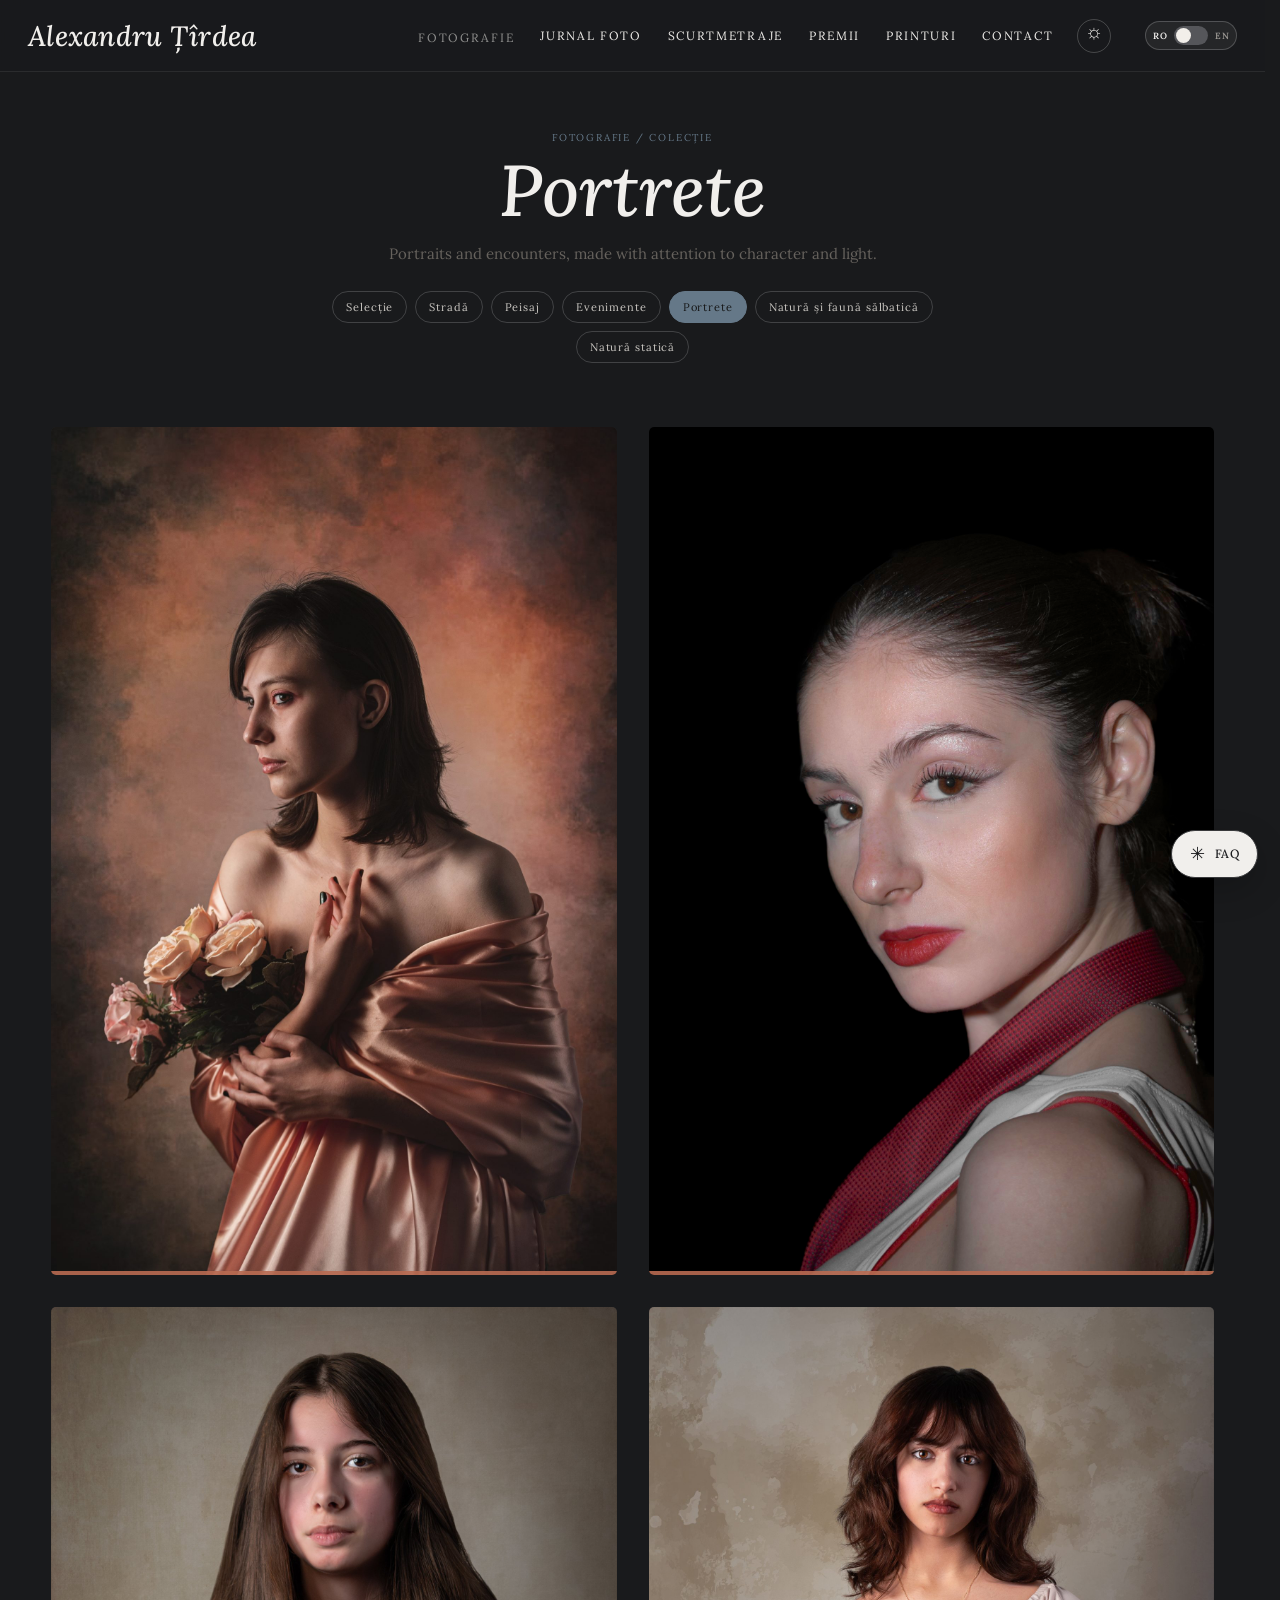
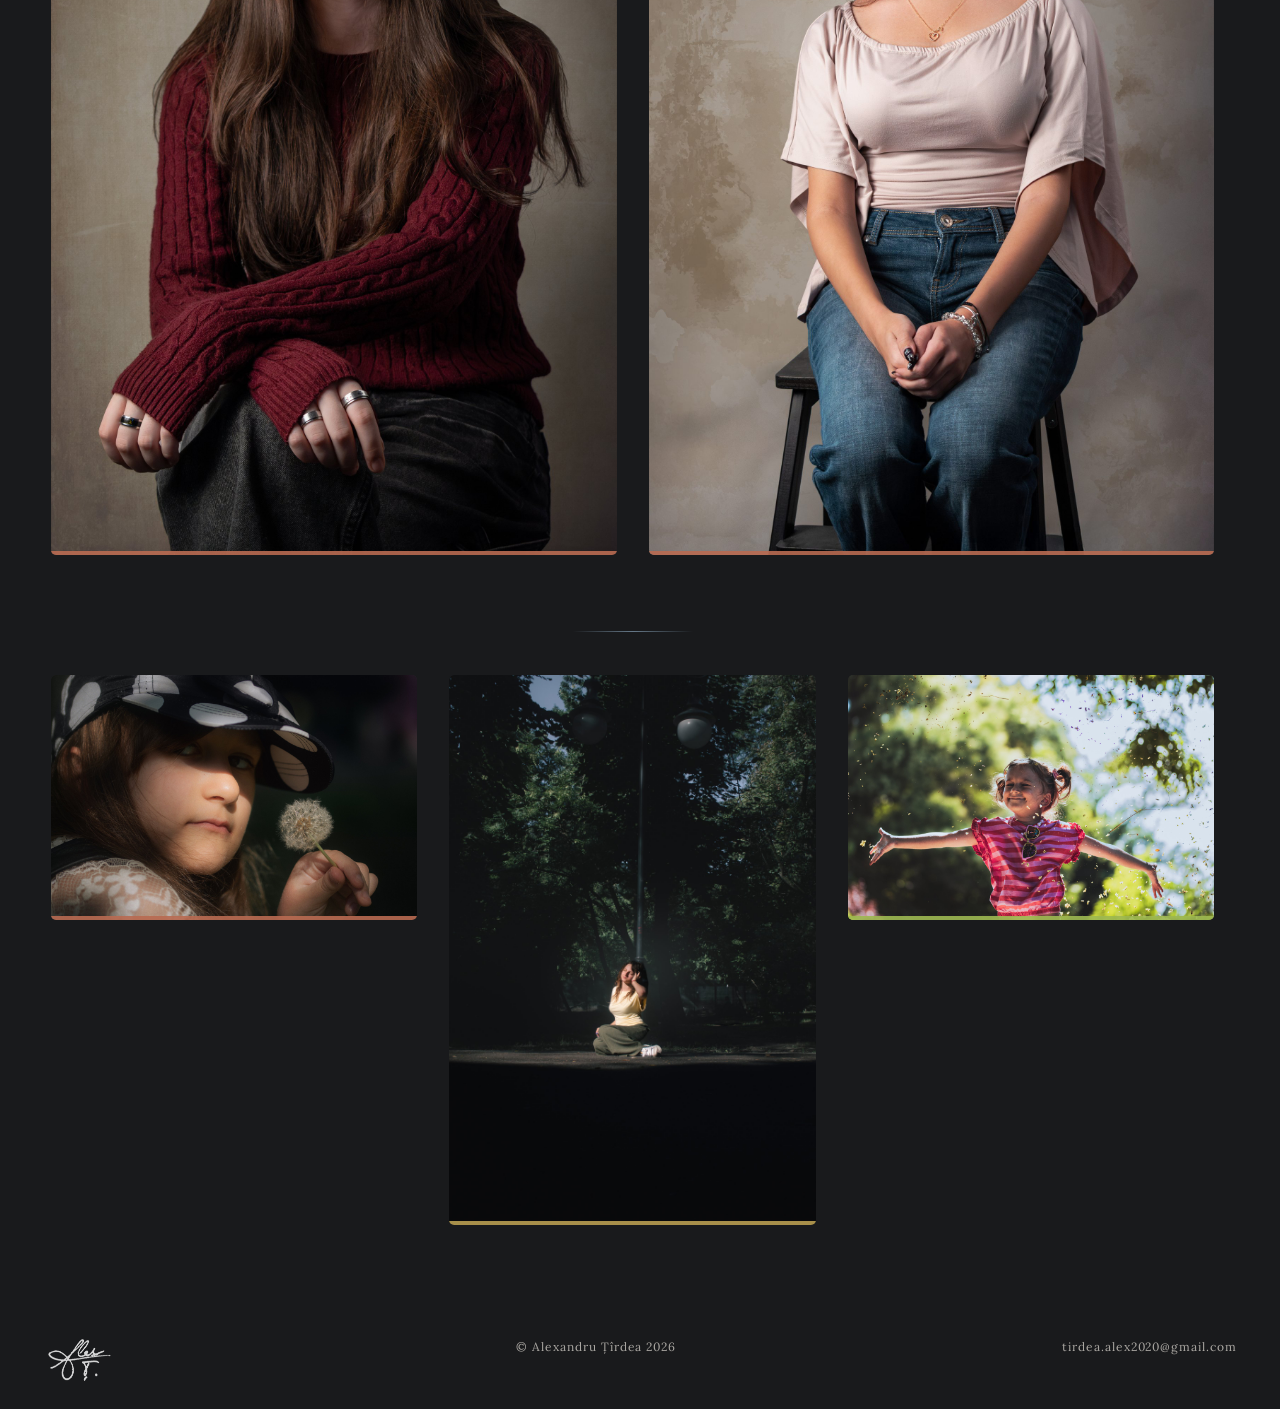
<file: people.html>
<!DOCTYPE html>
<html lang="ro">
<head>
  <meta charset="utf-8">
  <meta name="viewport" content="width=device-width, initial-scale=1.0">
  <script>try { if (sessionStorage.getItem("portfolio-entrance-seen")) document.documentElement.classList.add("portfolio-visited"); else sessionStorage.setItem("portfolio-entrance-seen", "1"); } catch (_) {}</script>
  <title>Portraits — Alexandru Țîrdea</title>
  <meta name="description" content="Photography portfolio of Alexandru Țîrdea.">
  <link rel="preconnect" href="https://fonts.googleapis.com">
  <link rel="preconnect" href="https://fonts.gstatic.com" crossorigin>
  <link href="https://fonts.googleapis.com/css2?family=Lora:ital,wght@0,400;0,500;0,600;1,400;1,500;1,600&display=swap" rel="stylesheet">
  <link rel="stylesheet" href="css/site.css?v=mobile-gallery-menu-journal-20261121">
</head>
<body>

  <header class="header">
    <a class="logo" href="index.html">Alexandru Țîrdea</a>
    <button class="menu-toggle" type="button" aria-label="Menu"><span></span></button>
    <nav class="nav">
      <div class="drop is-current">
        <button type="button">Photography</button>
        <div class="drop-menu">
          <a href="work.html">Selected</a>
          <a href="street.html">Street</a>
          <a href="landscape.html">Landscape</a>
          <a href="events.html">Events</a>
          <a href="people.html" aria-current="page">Portraits</a>
          <a href="nature.html">Nature & Wildlife</a>
          <a href="still-life.html">Still Life</a>
        </div>
      </div>
      <a href="journal.html">Photo Journal</a>
      <a href="films.html">Short Films</a>
      <a href="awards.html">Awards</a>
      <a href="prints.html">Prints</a>
      <a href="contact.html">Contact</a></nav>
    
    <button class="theme-toggle" type="button" data-theme-toggle aria-label="Switch to dark mode" aria-pressed="false" title="Switch to dark mode"><span class="theme-toggle-icon" aria-hidden="true">☾</span><span class="sr-only">Theme</span></button>
    <div class="language-switch" role="group" aria-label="Alege limba"><span class="language-label" data-language-label="ro">RO</span><button type="button" class="language-slider" data-language-toggle aria-label="Schimbă în engleză" aria-pressed="false"><span class="sr-only">Schimbă limba</span></button><span class="language-label" data-language-label="en">EN</span></div>
  </header>
<main class="page collection-page collection-page--people">
  <header class="collection-heading">
    <p class="section-kicker">Photography / Collection</p>
    <h1>Portraits</h1>
    <p>Portraits and encounters, made with attention to character and light.</p>
    <nav class="collection-switcher" aria-label="Browse photography categories">
      <a href="work.html">Selected</a>
      <a href="street.html">Street</a>
      <a href="landscape.html">Landscape</a>
      <a href="events.html">Events</a>
      <a href="people.html" aria-current="page">Portraits</a>
      <a href="nature.html">Nature & Wildlife</a>
      <a href="still-life.html">Still Life</a>
    </nav>
  </header>
  <section class="portrait-group">
    <div class="gallery">
<a href="images/33-sonia-2025-retouched-1.jpg" data-full="images/33-sonia-2025-retouched-1.jpg" id="photo-33-sonia-2025-retouched-1" data-search="art award face fine flowers human people portrait roses studio woman"><img src="images/33-sonia-2025-retouched-1.jpg" alt="Portrait photograph by Alexandru Țîrdea" loading="lazy"></a>
<a href="images/DSC_4119-Edit.jpg?v=web-optimized-20261121" data-full="images/DSC_4119-Edit.jpg?v=web-optimized-20261121" id="photo-DSC_4119-Edit" data-search="face human people portrait studio woman makeup"><img src="images/DSC_4119-Edit.jpg?v=web-optimized-20261121" alt="A close-up portrait with dramatic makeup and a red scarf" loading="lazy"></a>
<a href="images/DSC_4957-Edit.jpg" data-full="images/DSC_4957-Edit.jpg" id="photo-DSC_4957-Edit" data-search="face human people portrait woman studio portrait"><img src="images/DSC_4957-Edit.jpg" alt="A softly lit studio portrait" loading="lazy"></a>
<a href="images/18-dsc_4937-edit-29-65.jpg" data-full="images/18-dsc_4937-edit-29-65.jpg" id="photo-18-dsc_4937-edit-29-65" data-search="art award face fine flowers human people portrait roses studio woman"><img src="images/18-dsc_4937-edit-29-65.jpg" alt="Portrait photograph by Alexandru Țîrdea" loading="lazy"></a>
    </div>
  </section>
  <section class="portrait-group">
    <div class="gallery">
<a href="images/DSC_2496-2-Edit.jpg" data-full="images/DSC_2496-2-Edit.jpg" id="photo-DSC_2496-2-Edit" data-search="face human people portrait woman cap closeup"><img src="images/DSC_2496-2-Edit.jpg" alt="A close-up portrait beneath a black cap" loading="lazy"></a>
<a href="images/16-dsc_4854-edit_1-40-22.jpg" data-full="images/16-dsc_4854-edit_1-40-22.jpg" id="photo-16-dsc_4854-edit_1-40-22" data-search="face human light outdoors park people portrait sitting trees woman"><img src="images/16-dsc_4854-edit_1-40-22.jpg" alt="Photograph by Alexandru Țîrdea" loading="lazy"></a>
<a href="images/portrait-1-52.jpg" data-full="images/portrait-1-52.jpg" id="photo-portrait-1-52" data-search="face human people portrait child girl outdoors sunlight"><img src="images/portrait-1-52.jpg" alt="A young girl smiling outdoors in the sunlight" loading="lazy"></a>
    </div>
  </section></main>
  <footer class="footer">
    <img class="footer-signature" src="images/signature.png?v=web-optimized-20261121" alt="Alexandru Țîrdea signature" draggable="false">
    <span>© Alexandru Țîrdea 2026</span>
    <a href="https://mail.google.com/mail/?view=cm&amp;fs=1&amp;to=tirdea.alex2020%40gmail.com">tirdea.alex2020@gmail.com</a>
  </footer>
  <script src="js/site.js?v=journal-mobile-map-20261018"></script>
  <script src="js/language.js?v=street-nature-layout-20261121"></script>
  <script src="js/theme.js?v=theme-transition-20261018"></script>
  <script src="js/chat-config.js?v=portfolio-ai-20261018"></script>
  <script src="js/portfolio-tools.js?v=faq-digital-price-20261121"></script>
</body>
</html>
</file>
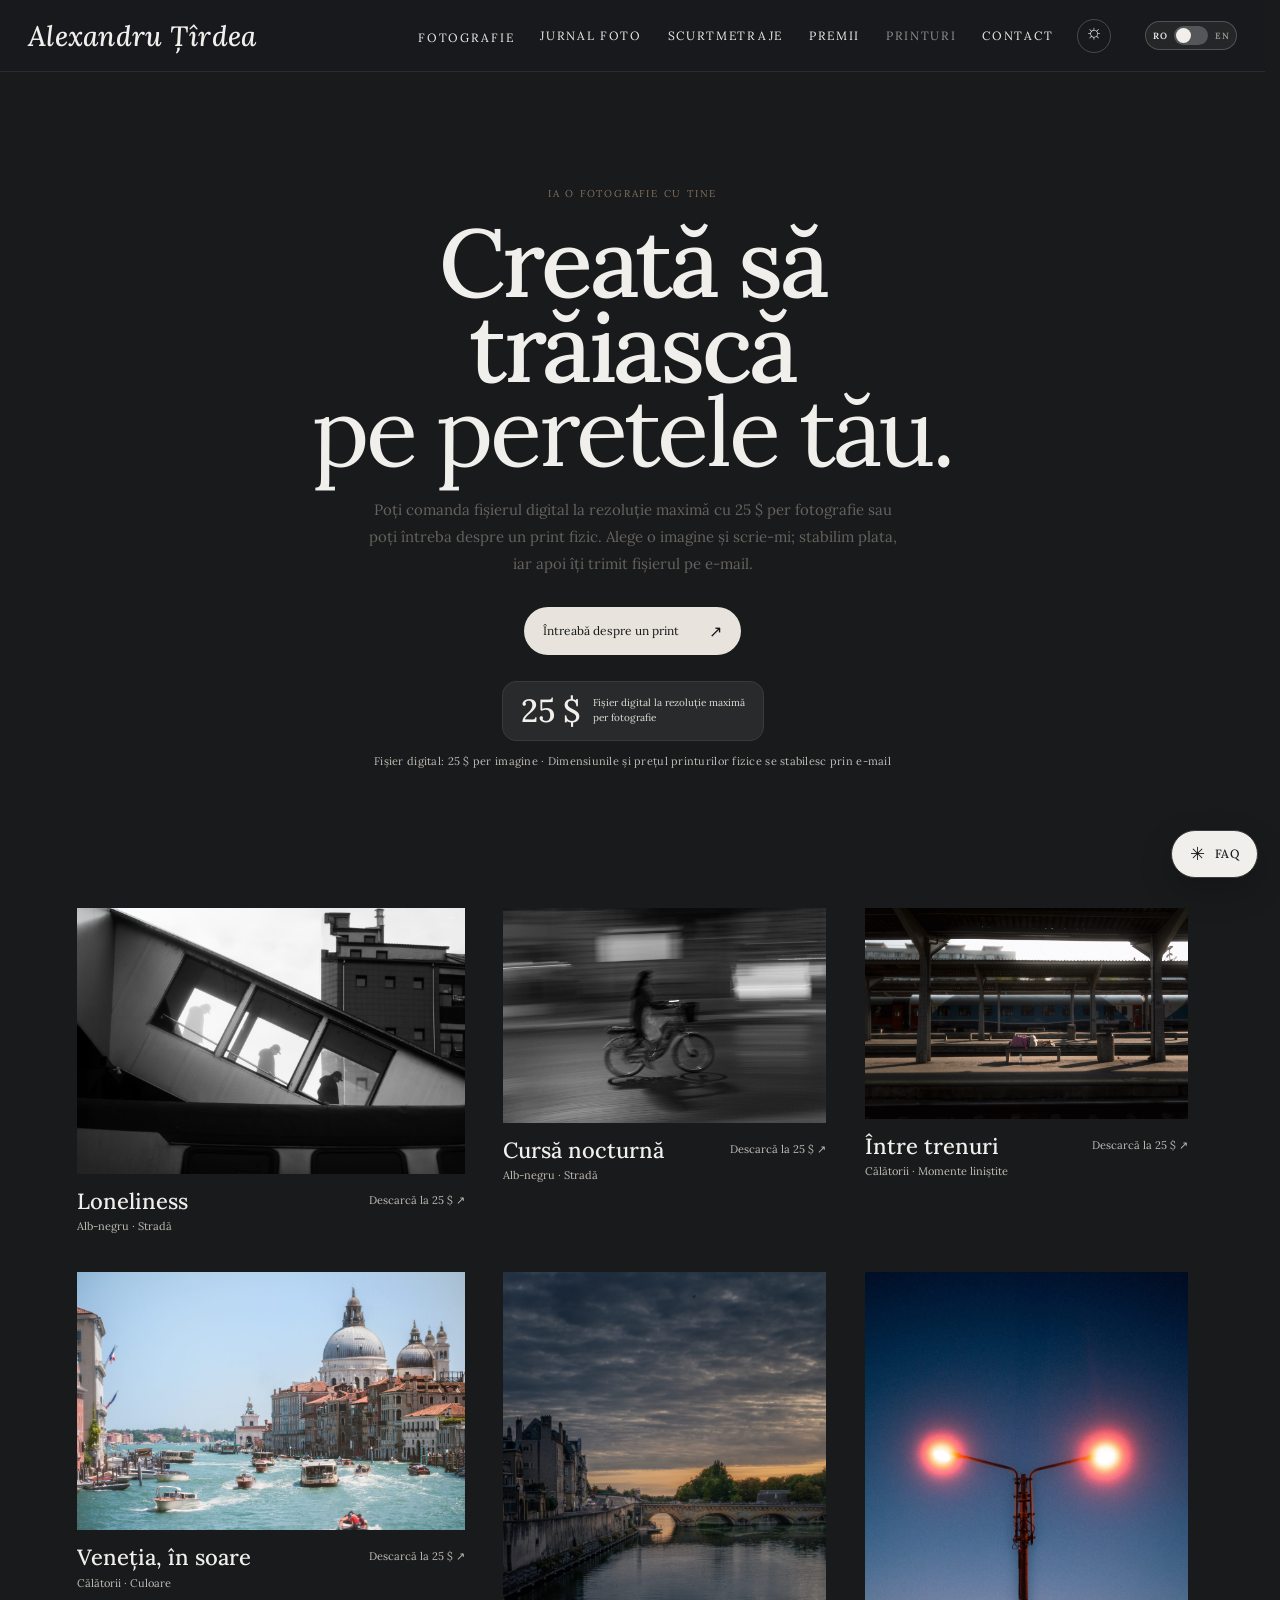
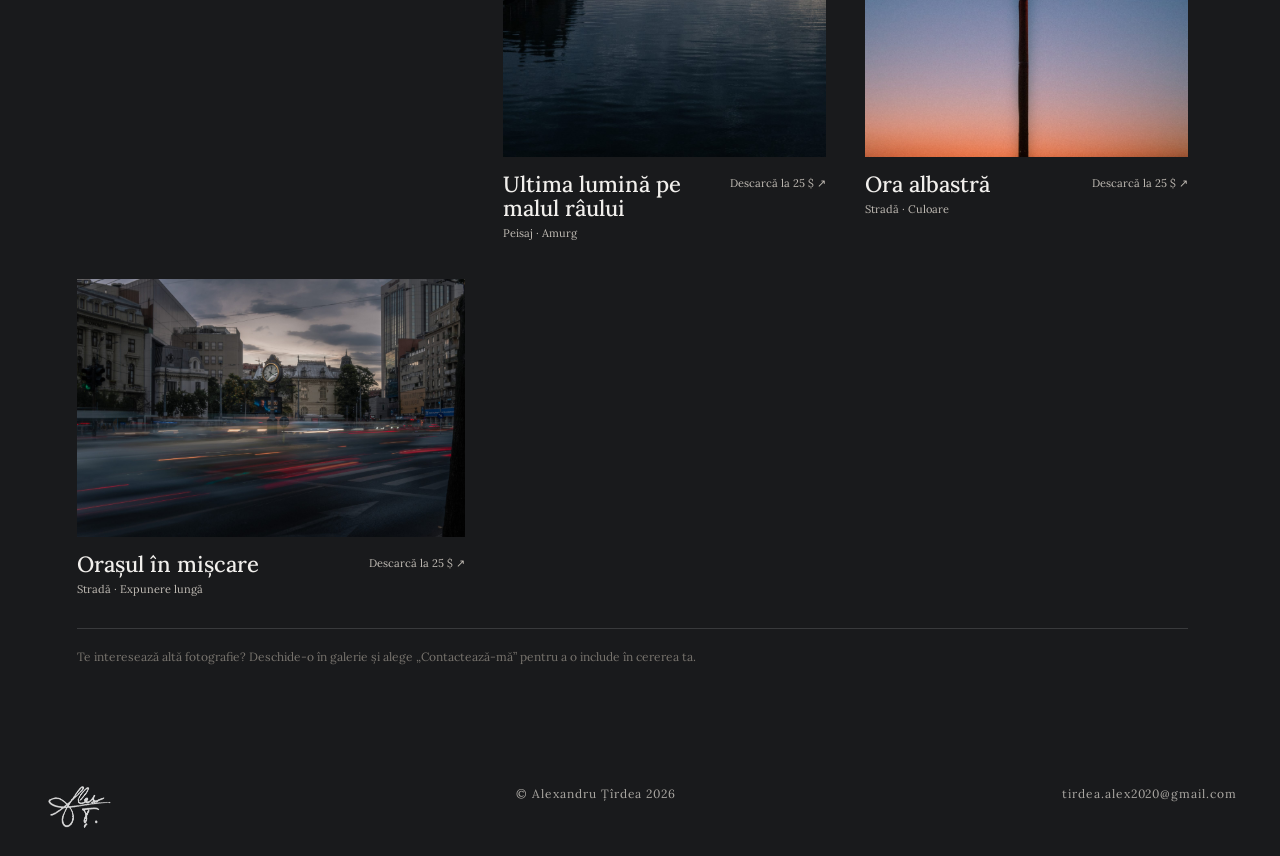
<file: prints.html>
<!DOCTYPE html>
<html lang="ro">
<head>
  <meta charset="utf-8">
  <meta name="viewport" content="width=device-width, initial-scale=1.0">
  <script>try { if (sessionStorage.getItem("portfolio-entrance-seen")) document.documentElement.classList.add("portfolio-visited"); else sessionStorage.setItem("portfolio-entrance-seen", "1"); } catch (_) {}</script>
  <title>Prints — Alexandru Țîrdea</title>
  <meta name="description" content="Ask about a fine art print of a photograph by Alexandru Țîrdea.">
  <link rel="preconnect" href="https://fonts.googleapis.com">
  <link rel="preconnect" href="https://fonts.gstatic.com" crossorigin>
  <link href="https://fonts.googleapis.com/css2?family=Lora:ital,wght@0,400;0,500;0,600;1,400;1,500;1,600&display=swap" rel="stylesheet">
  <link rel="stylesheet" href="css/site.css?v=mobile-gallery-menu-journal-20261121">
</head>
<body>
  <header class="header">
    <a class="logo" href="index.html">Alexandru Țîrdea</a>
    <button class="menu-toggle" type="button" aria-label="Menu"><span></span></button>
    <nav class="nav">
      <div class="drop"><button type="button">Photography</button><div class="drop-menu">
        <a href="work.html">Selected</a><a href="street.html">Street</a><a href="landscape.html">Landscape</a><a href="events.html">Events</a><a href="people.html">Portraits</a><a href="nature.html">Nature &amp; Wildlife</a><a href="still-life.html">Still Life</a>
      </div></div>
      <a href="journal.html">Photo Journal</a>
      <a href="films.html">Short Films</a><a href="awards.html">Awards</a><a href="prints.html" class="is-active" aria-current="page">Prints</a><a href="contact.html">Contact</a></nav>
    
    <button class="theme-toggle" type="button" data-theme-toggle aria-label="Switch to dark mode" aria-pressed="false" title="Switch to dark mode"><span class="theme-toggle-icon" aria-hidden="true">☾</span><span class="sr-only">Theme</span></button>
    <div class="language-switch" role="group" aria-label="Alege limba"><span class="language-label" data-language-label="ro">RO</span><button type="button" class="language-slider" data-language-toggle aria-label="Schimbă în engleză" aria-pressed="false"><span class="sr-only">Schimbă limba</span></button><span class="language-label" data-language-label="en">EN</span></div>
  </header>

  <main class="prints-page">
    <section class="prints-intro">
      <p class="section-kicker">Bring a photograph home</p>
      <h1>Made to live<br><em>on your wall.</em></h1>
      <p>Order a full-resolution digital file for $25 per photograph, or ask about a physical print. Choose an image below and email me; I’ll arrange payment and send the digital file by email.</p>
      <a class="prints-primary" href="https://mail.google.com/mail/?view=cm&amp;fs=1&amp;to=tirdea.alex2020%40gmail.com&amp;su=Print%20enquiry" target="_blank" rel="noopener">Ask about a print <span aria-hidden="true">↗</span></a>
      <div class="prints-price"><strong>$25</strong><span>Full-resolution digital file<br>per photograph</span></div>
      <span class="prints-note">Digital file: $25 per image · Physical print sizes and pricing by enquiry</span>
    </section>

    <section class="prints-selection">
      <div class="print-grid">
        <article class="print-card print-card--feature">
          <a href="images/20-dsc_5536-1-20-56.jpg?v=web-optimized-20261121" data-full="images/20-dsc_5536-1-20-56.jpg?v=web-optimized-20261121" aria-label="View Loneliness photograph"><img src="images/20-dsc_5536-1-20-56.jpg?v=web-optimized-20261121" alt="Loneliness, a black and white street photograph" loading="lazy"></a>
          <div class="print-card-caption"><div><h3>Loneliness</h3><p>Black &amp; white · Street</p></div><a href="https://mail.google.com/mail/?view=cm&amp;fs=1&amp;to=tirdea.alex2020%40gmail.com&amp;su=Full-resolution+download+request%3A+Loneliness&amp;body=Hello%2C+I%E2%80%99d+like+to+purchase+the+full-resolution+digital+file+of+Loneliness+for+%2425.+Please+let+me+know+how+to+arrange+payment+and+delivery." target="_blank" rel="noopener">Get $25 download ↗</a></div>
        </article>
        <article class="print-card">
          <a href="images/64-_dsc3981-73-52.jpg" data-full="images/64-_dsc3981-73-52.jpg" aria-label="View cyclist in motion photograph"><img src="images/64-_dsc3981-73-52.jpg" alt="A cyclist moving through the city at night, captured with motion blur" loading="lazy"></a>
          <div class="print-card-caption"><div><h3>Night ride</h3><p>Black &amp; white · Street</p></div><a href="https://mail.google.com/mail/?view=cm&amp;fs=1&amp;to=tirdea.alex2020%40gmail.com&amp;su=Full-resolution+download+request%3A+Night+ride&amp;body=Hello%2C+I%E2%80%99d+like+to+purchase+the+full-resolution+digital+file+of+Night+ride+for+%2425.+Please+let+me+know+how+to+arrange+payment+and+delivery." target="_blank" rel="noopener">Get $25 download ↗</a></div>
        </article>
        <article class="print-card">
          <a href="images/31-photo-album-1-00000001-34-69.jpg" data-full="images/31-photo-album-1-00000001-34-69.jpg" aria-label="View quiet railway platform photograph"><img src="images/31-photo-album-1-00000001-34-69.jpg" alt="A quiet railway platform with a lone bag resting on a bench" loading="lazy"></a>
          <div class="print-card-caption"><div><h3>Between trains</h3><p>Travel · Quiet moments</p></div><a href="https://mail.google.com/mail/?view=cm&amp;fs=1&amp;to=tirdea.alex2020%40gmail.com&amp;su=Full-resolution+download+request%3A+Between+trains&amp;body=Hello%2C+I%E2%80%99d+like+to+purchase+the+full-resolution+digital+file+of+Between+trains+for+%2425.+Please+let+me+know+how+to+arrange+payment+and+delivery." target="_blank" rel="noopener">Get $25 download ↗</a></div>
        </article>
        <article class="print-card">
          <a href="images/22-dsc_6921-7-7.jpg" data-full="images/22-dsc_6921-7-7.jpg" aria-label="View Venice Grand Canal photograph"><img src="images/22-dsc_6921-7-7.jpg" alt="Boats crossing Venice’s Grand Canal beneath the domes of Santa Maria della Salute" loading="lazy"></a>
          <div class="print-card-caption"><div><h3>Venice, in the sun</h3><p>Travel · Colour</p></div><a href="https://mail.google.com/mail/?view=cm&amp;fs=1&amp;to=tirdea.alex2020%40gmail.com&amp;su=Full-resolution+download+request%3A+Venice%2C+in+the+sun&amp;body=Hello%2C+I%E2%80%99d+like+to+purchase+the+full-resolution+digital+file+of+Venice%2C+in+the+sun+for+%2425.+Please+let+me+know+how+to+arrange+payment+and+delivery." target="_blank" rel="noopener">Get $25 download ↗</a></div>
        </article>
        <article class="print-card">
          <a href="images/61-_dsc3800-hdr-edit-49.jpg" data-full="images/61-_dsc3800-hdr-edit-49.jpg" aria-label="View river and bridge at sunset photograph"><img src="images/61-_dsc3800-hdr-edit-49.jpg" alt="A stone bridge and riverside buildings beneath a dramatic evening sky" loading="lazy"></a>
          <div class="print-card-caption"><div><h3>Last light by the river</h3><p>Landscape · Evening</p></div><a href="https://mail.google.com/mail/?view=cm&amp;fs=1&amp;to=tirdea.alex2020%40gmail.com&amp;su=Full-resolution+download+request%3A+Last+light+by+the+river&amp;body=Hello%2C+I%E2%80%99d+like+to+purchase+the+full-resolution+digital+file+of+Last+light+by+the+river+for+%2425.+Please+let+me+know+how+to+arrange+payment+and+delivery." target="_blank" rel="noopener">Get $25 download ↗</a></div>
        </article>
        <article class="print-card">
          <a href="images/68-_dsc5327-2-27-63.jpg" data-full="images/68-_dsc5327-2-27-63.jpg" aria-label="View twin streetlights at twilight photograph"><img src="images/68-_dsc5327-2-27-63.jpg" alt="Two glowing streetlights against a blue and rose-coloured twilight sky" loading="lazy"></a>
          <div class="print-card-caption"><div><h3>Blue hour</h3><p>Street · Colour</p></div><a href="https://mail.google.com/mail/?view=cm&amp;fs=1&amp;to=tirdea.alex2020%40gmail.com&amp;su=Full-resolution+download+request%3A+Blue+hour&amp;body=Hello%2C+I%E2%80%99d+like+to+purchase+the+full-resolution+digital+file+of+Blue+hour+for+%2425.+Please+let+me+know+how+to+arrange+payment+and+delivery." target="_blank" rel="noopener">Get $25 download ↗</a></div>
        </article>
        <article class="print-card">
          <a href="images/37-_dsc0947.tif-45-25.jpg" data-full="images/37-_dsc0947.tif-45-25.jpg" aria-label="View city traffic and clock photograph"><img src="images/37-_dsc0947.tif-45-25.jpg" alt="City traffic trails pass a historic clock building at dusk" loading="lazy"></a>
          <div class="print-card-caption"><div><h3>The city in motion</h3><p>Street · Long exposure</p></div><a href="https://mail.google.com/mail/?view=cm&amp;fs=1&amp;to=tirdea.alex2020%40gmail.com&amp;su=Full-resolution+download+request%3A+The+city+in+motion&amp;body=Hello%2C+I%E2%80%99d+like+to+purchase+the+full-resolution+digital+file+of+The+city+in+motion+for+%2425.+Please+let+me+know+how+to+arrange+payment+and+delivery." target="_blank" rel="noopener">Get $25 download ↗</a></div>
        </article>
      </div>
      <p class="prints-footnote">Interested in another image? Open it in the gallery and choose “Contact me” to include that photograph in your print enquiry.</p>
    </section>
  </main>

  <footer class="footer">
    <img class="footer-signature" src="images/signature.png?v=web-optimized-20261121" alt="Alexandru Țîrdea signature" draggable="false"><span>© Alexandru Țîrdea 2026</span><a href="https://mail.google.com/mail/?view=cm&amp;fs=1&amp;to=tirdea.alex2020%40gmail.com" target="_blank" rel="noopener">tirdea.alex2020@gmail.com</a></footer>
  <script src="js/site.js?v=journal-mobile-map-20261018"></script>
  <script src="js/language.js?v=street-nature-layout-20261121"></script>
  <script src="js/theme.js?v=theme-transition-20261018"></script>
  <script src="js/chat-config.js?v=portfolio-ai-20261018"></script>
  <script src="js/portfolio-tools.js?v=faq-digital-price-20261121"></script>
</body>
</html>
</file>
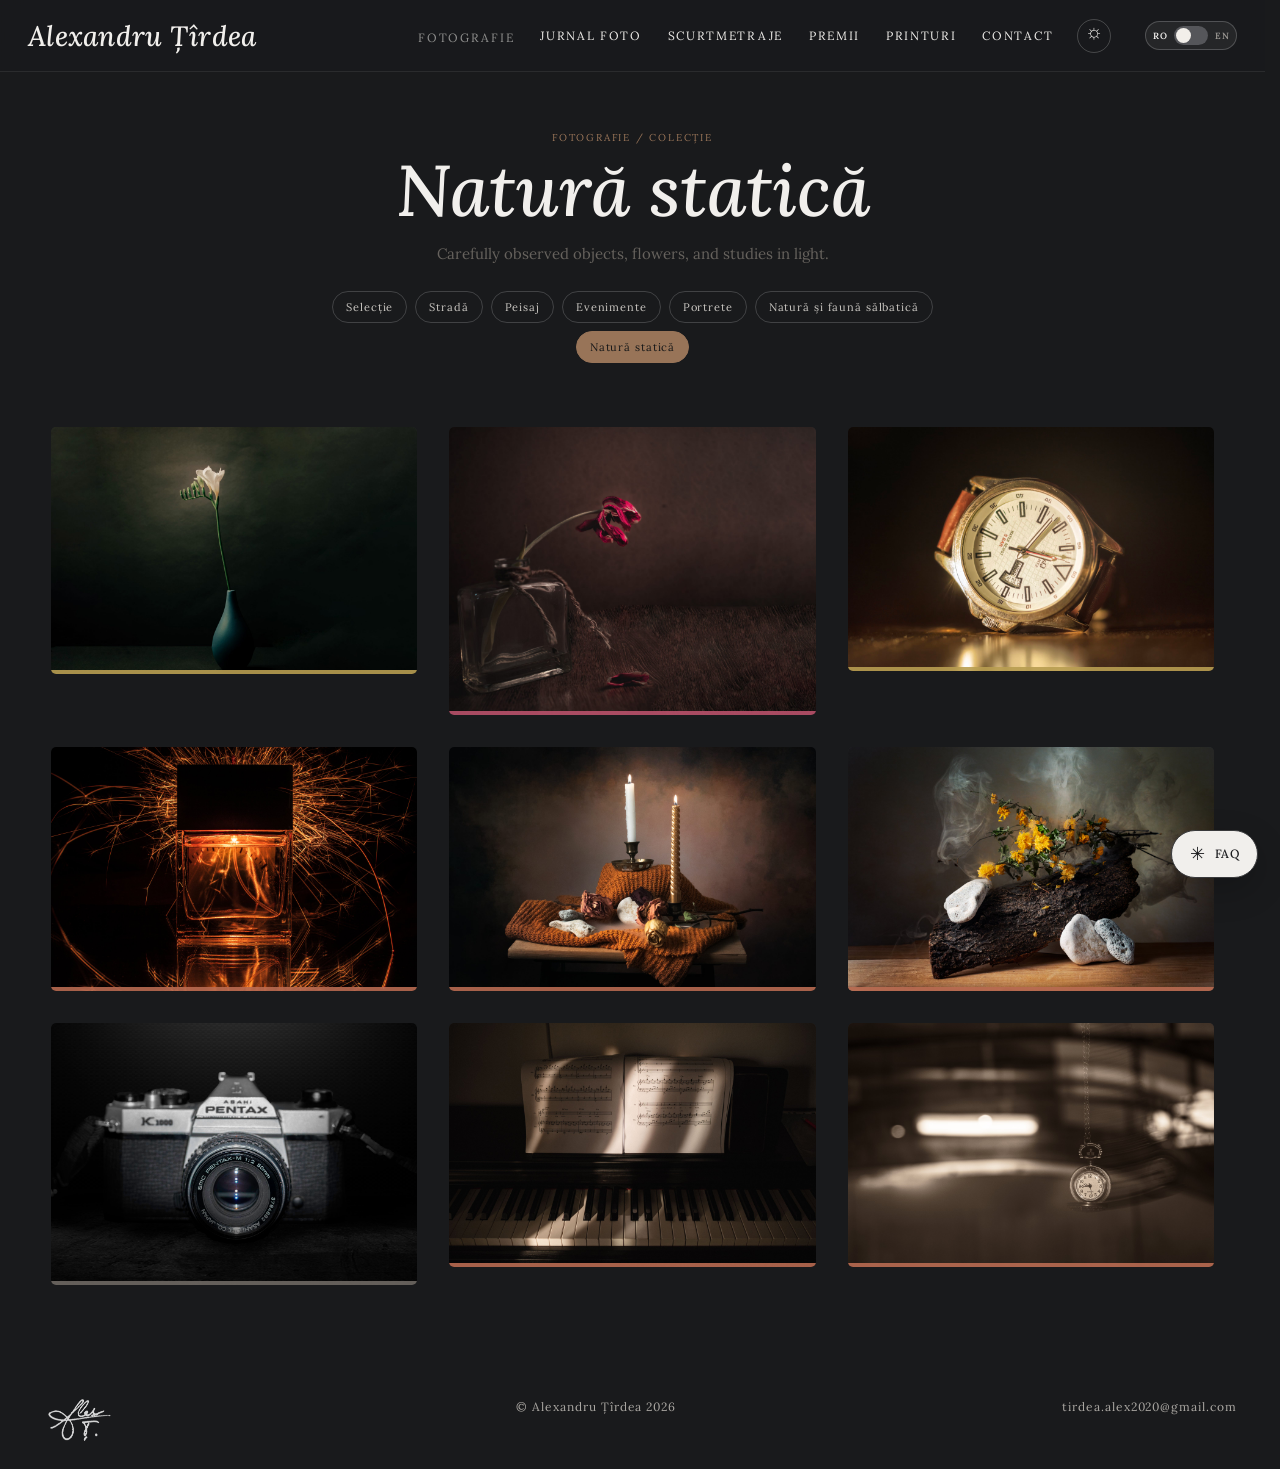
<file: still-life.html>
<!DOCTYPE html>
<html lang="ro">
<head>
  <meta charset="utf-8">
  <meta name="viewport" content="width=device-width, initial-scale=1.0">
  <script>try { if (sessionStorage.getItem("portfolio-entrance-seen")) document.documentElement.classList.add("portfolio-visited"); else sessionStorage.setItem("portfolio-entrance-seen", "1"); } catch (_) {}</script>
  <title>Still Life — Alexandru Țîrdea</title>
  <meta name="description" content="Photography portfolio of Alexandru Țîrdea.">
  <link rel="preconnect" href="https://fonts.googleapis.com">
  <link rel="preconnect" href="https://fonts.gstatic.com" crossorigin>
  <link href="https://fonts.googleapis.com/css2?family=Lora:ital,wght@0,400;0,500;0,600;1,400;1,500;1,600&display=swap" rel="stylesheet">
  <link rel="stylesheet" href="css/site.css?v=mobile-gallery-menu-journal-20261121">
</head>
<body>

  <header class="header">
    <a class="logo" href="index.html">Alexandru Țîrdea</a>
    <button class="menu-toggle" type="button" aria-label="Menu"><span></span></button>
    <nav class="nav">
      <div class="drop is-current">
        <button type="button">Photography</button>
        <div class="drop-menu">
          <a href="work.html">Selected</a>
          <a href="street.html">Street</a>
          <a href="landscape.html" aria-current="page">Landscape</a>
          <a href="events.html">Events</a>
          <a href="people.html">Portraits</a>
          <a href="nature.html">Nature & Wildlife</a>
          <a href="still-life.html">Still Life</a>
        </div>
      </div>
      <a href="journal.html">Photo Journal</a>
      <a href="films.html">Short Films</a>
      <a href="awards.html">Awards</a>
      <a href="prints.html">Prints</a>
      <a href="contact.html">Contact</a></nav>
    
    <button class="theme-toggle" type="button" data-theme-toggle aria-label="Switch to dark mode" aria-pressed="false" title="Switch to dark mode"><span class="theme-toggle-icon" aria-hidden="true">☾</span><span class="sr-only">Theme</span></button>
    <div class="language-switch" role="group" aria-label="Alege limba"><span class="language-label" data-language-label="ro">RO</span><button type="button" class="language-slider" data-language-toggle aria-label="Schimbă în engleză" aria-pressed="false"><span class="sr-only">Schimbă limba</span></button><span class="language-label" data-language-label="en">EN</span></div>
  </header>
<main class="page collection-page collection-page--still-life">
  <header class="collection-heading">
    <p class="section-kicker">Photography / Collection</p>
    <h1>Still Life</h1>
    <p>Carefully observed objects, flowers, and studies in light.</p>
    <nav class="collection-switcher" aria-label="Browse photography categories">
      <a href="work.html">Selected</a>
      <a href="street.html">Street</a>
      <a href="landscape.html">Landscape</a>
      <a href="events.html">Events</a>
      <a href="people.html">Portraits</a>
      <a href="nature.html">Nature & Wildlife</a>
      <a href="still-life.html" aria-current="page">Still Life</a>
    </nav>
  </header>
  <div class="gallery">
<a href="images/01-1-50-4-4.jpg" data-full="images/01-1-50-4-4.jpg" id="photo-01-1-50-4-4" data-search="award botanical flower flowers life minimal objects plant still studio vase white"><img src="images/01-1-50-4-4.jpg" alt="Still life photograph by Alexandru Țîrdea" loading="lazy"></a>
<a href="images/30-floare-2-1-1-2-2.jpg" data-full="images/30-floare-2-1-1-2-2.jpg" id="photo-30-floare-2-1-1-2-2" data-search="award botanical flower flowers life macro nature objects petals red still"><img src="images/30-floare-2-1-1-2-2.jpg" alt="Photograph by Alexandru Țîrdea" loading="lazy"></a>
<a href="images/ceas1.jpg?v=web-optimized-20261121" data-full="images/ceas1.jpg?v=web-optimized-20261121" id="photo-watch-closeup" data-search="watch timepiece still life macro"><img src="images/ceas1.jpg?v=web-optimized-20261121" alt="A warmly lit close-up of a wristwatch" loading="lazy"></a>
<a href="images/bec1.jpg?v=web-optimized-20261121" data-full="images/bec1.jpg?v=web-optimized-20261121" id="photo-perfume-light" data-search="perfume glass bottle light still life"><img src="images/bec1.jpg?v=web-optimized-20261121" alt="A glass perfume bottle glows amid fine orange light trails" loading="lazy"></a>
<a href="images/07-dsc_1172-1-30-66.jpg" data-full="images/07-dsc_1172-1-30-66.jpg" id="photo-07-dsc_1172-1-30-66" data-search="award botanical candles flowers food life light objects still table warm"><img src="images/07-dsc_1172-1-30-66.jpg" alt="Still life photograph by Alexandru Țîrdea" loading="lazy"></a>
<a href="images/dsc-1124-edit-3.jpg?v=web-optimized-20261121" data-full="images/dsc-1124-edit-3.jpg?v=web-optimized-20261121" id="photo-flowers-vase" data-search="flowers floral vase still life"><img src="images/dsc-1124-edit-3.jpg?v=web-optimized-20261121" alt="Yellow flowers arranged with a ghosted vase effect" loading="lazy"></a>
<a href="images/dsc-0864-edit.jpg?v=web-optimized-20261121" data-full="images/dsc-0864-edit.jpg?v=web-optimized-20261121" id="photo-camera-pentax" data-search="camera film photography pentax still life"><img src="images/dsc-0864-edit.jpg?v=web-optimized-20261121" alt="A Pentax K1000 film camera in black and white" loading="lazy"></a>
<a href="images/dsc-2782.jpg?v=web-optimized-20261121" data-full="images/dsc-2782.jpg?v=web-optimized-20261121" id="photo-piano-score" data-search="music piano sheet score still life"><img src="images/dsc-2782.jpg?v=web-optimized-20261121" alt="An open music score rests on a piano" loading="lazy"></a>
<a href="images/dsc-5893-2.jpg?v=web-optimized-20261121" data-full="images/dsc-5893-2.jpg?v=web-optimized-20261121" id="photo-pocket-watch" data-search="pocket watch chain time still life sepia"><img src="images/dsc-5893-2.jpg?v=web-optimized-20261121" alt="A pocket watch hangs from a chain in soft sepia light" loading="lazy"></a>
</div></main>
  <footer class="footer">
    <img class="footer-signature" src="images/signature.png?v=web-optimized-20261121" alt="Alexandru Țîrdea signature" draggable="false">
    <span>© Alexandru Țîrdea 2026</span>
    <a href="https://mail.google.com/mail/?view=cm&amp;fs=1&amp;to=tirdea.alex2020%40gmail.com">tirdea.alex2020@gmail.com</a>
  </footer>
  <script src="js/site.js?v=journal-mobile-map-20261018"></script>
  <script src="js/language.js?v=street-nature-layout-20261121"></script>
  <script src="js/theme.js?v=theme-transition-20261018"></script>
  <script src="js/chat-config.js?v=portfolio-ai-20261018"></script>
  <script src="js/portfolio-tools.js?v=faq-digital-price-20261121"></script>
</body>
</html>
</file>
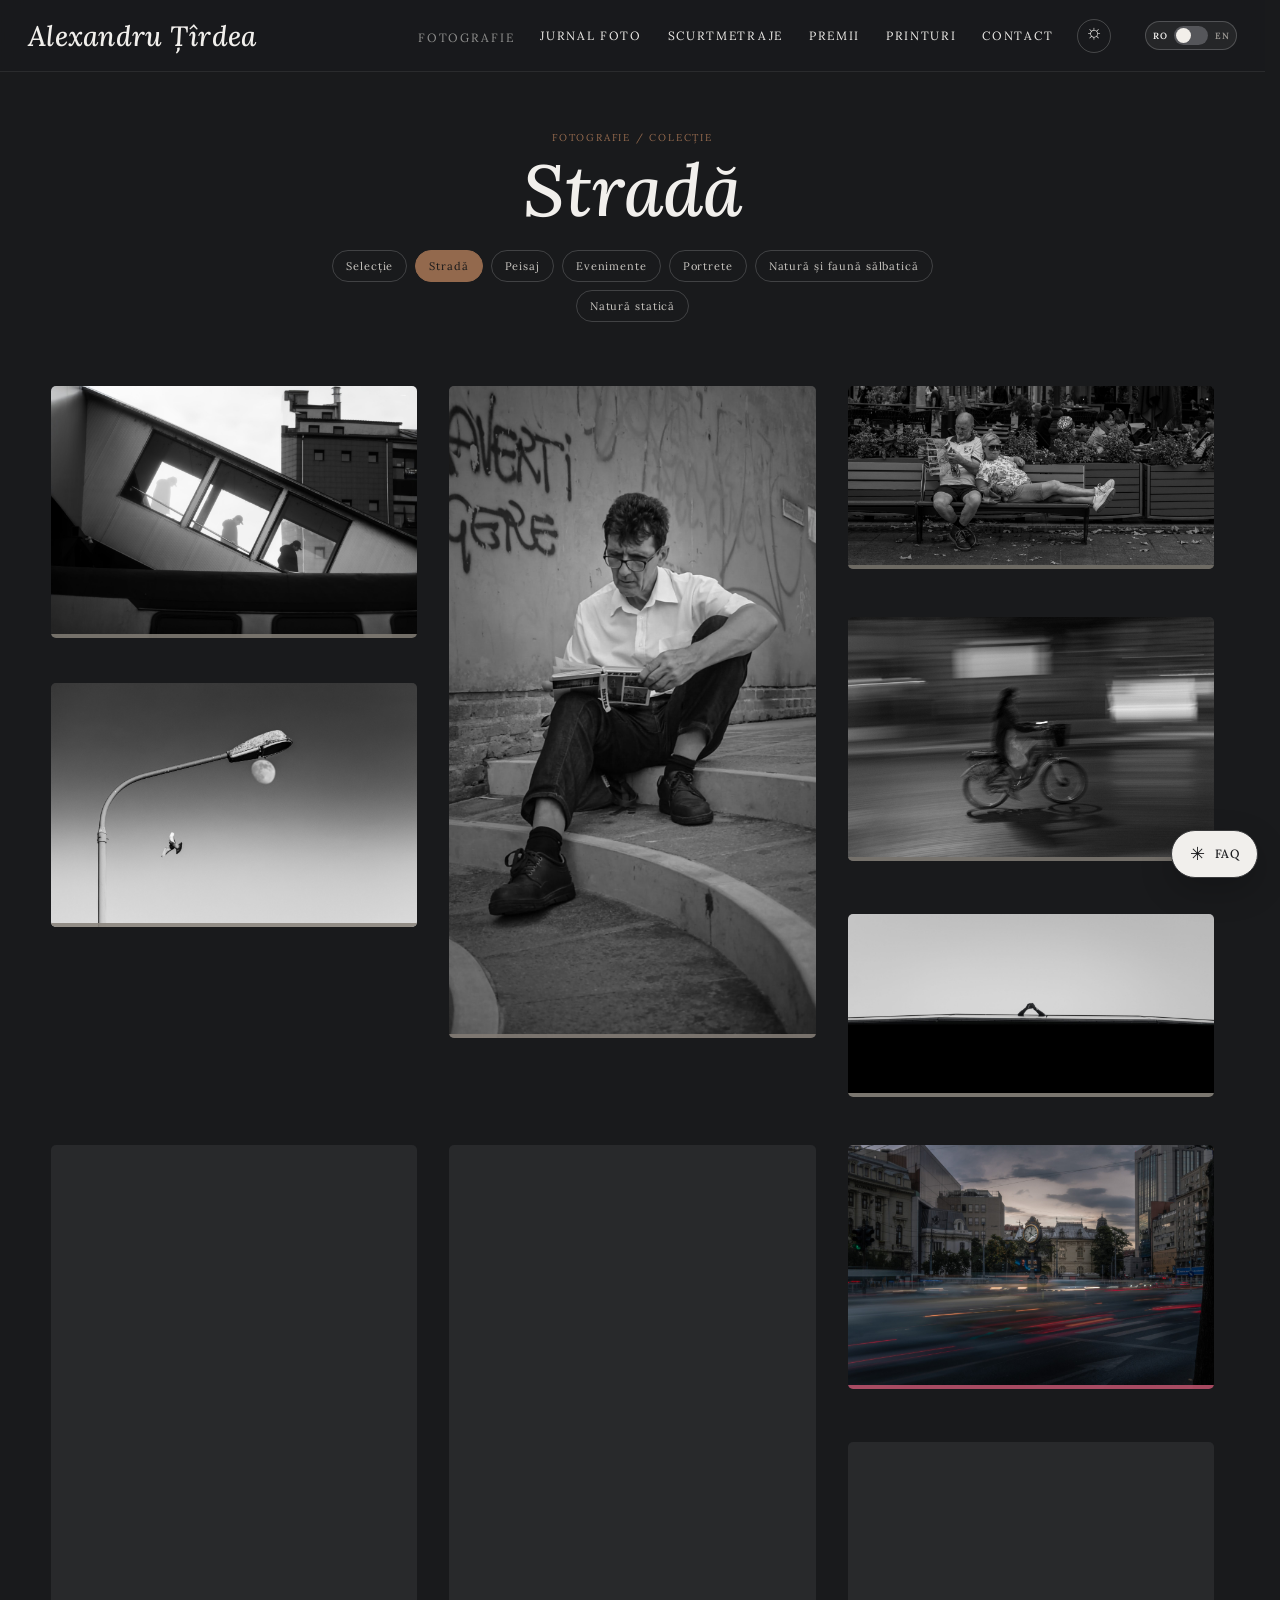
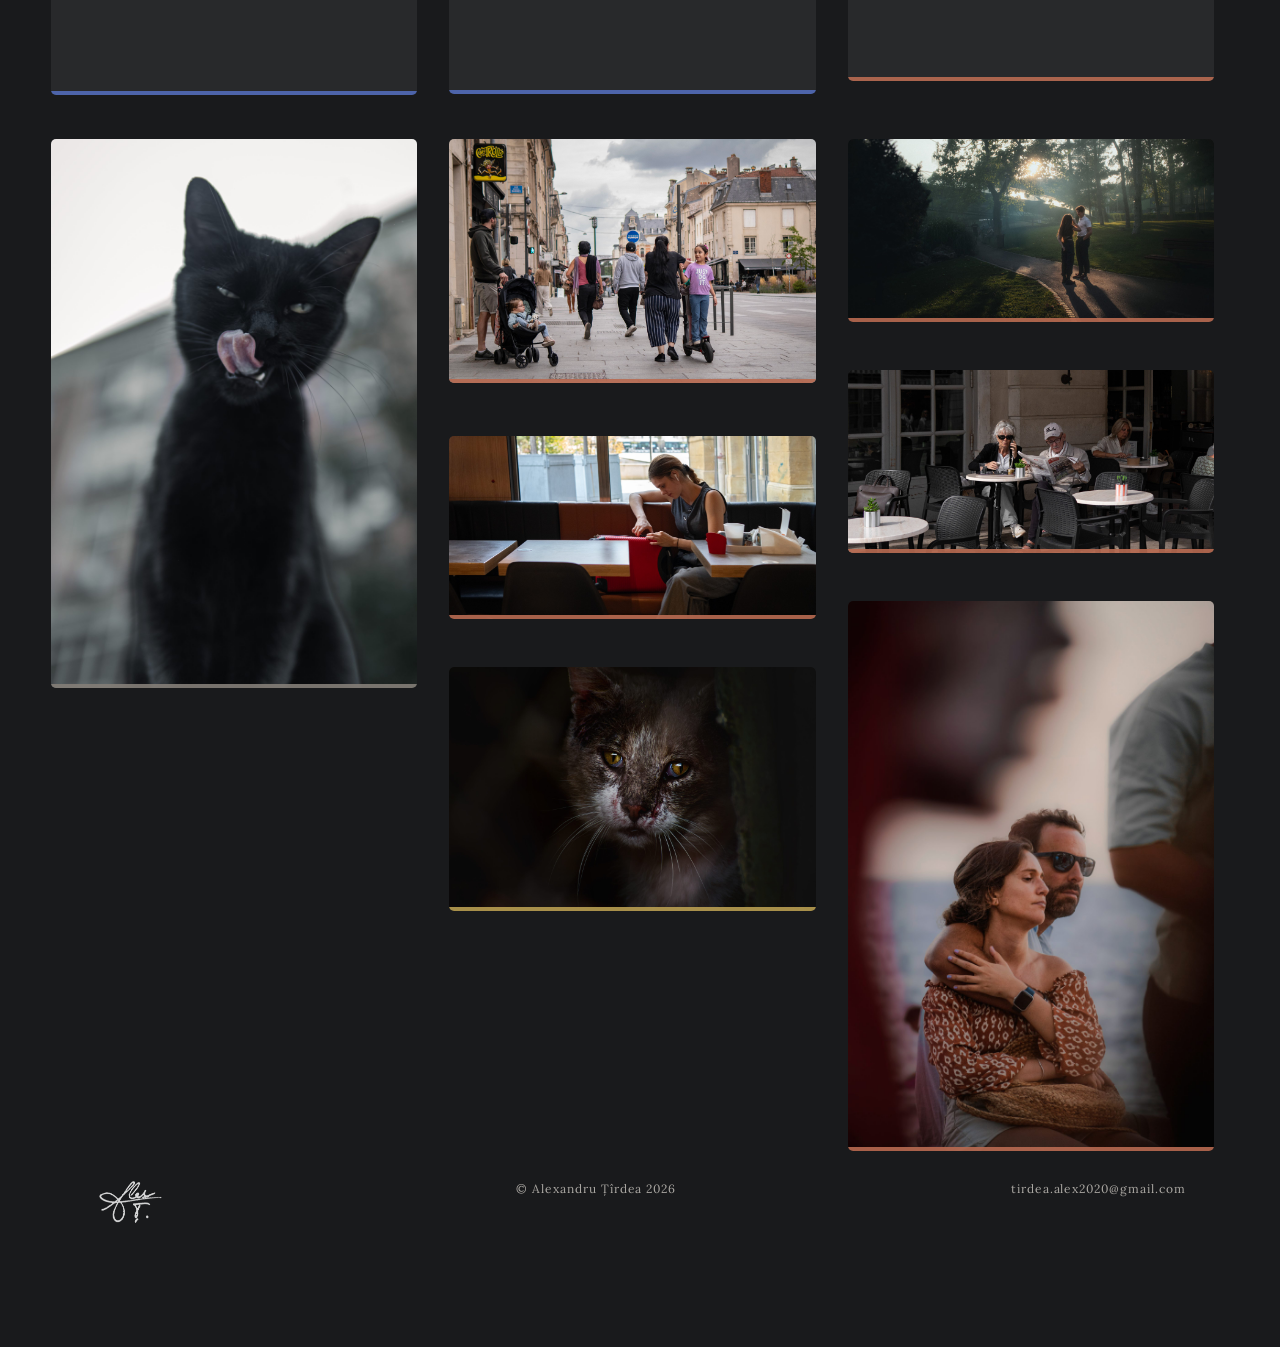
<file: street.html>
<!DOCTYPE html>
<html lang="ro">
<head>
  <meta charset="utf-8">
  <meta name="viewport" content="width=device-width, initial-scale=1.0">
  <script>try { if (sessionStorage.getItem("portfolio-entrance-seen")) document.documentElement.classList.add("portfolio-visited"); else sessionStorage.setItem("portfolio-entrance-seen", "1"); } catch (_) {}</script>
  <title>Street — Alexandru Țîrdea</title>
  <meta name="description" content="Photography portfolio of Alexandru Țîrdea.">
  <link rel="preconnect" href="https://fonts.googleapis.com">
  <link rel="preconnect" href="https://fonts.gstatic.com" crossorigin>
  <link href="https://fonts.googleapis.com/css2?family=Lora:ital,wght@0,400;0,500;0,600;1,400;1,500;1,600&display=swap" rel="stylesheet">
  <link rel="stylesheet" href="css/site.css?v=mobile-gallery-menu-journal-20261121">
</head>
<body>

  <header class="header">
    <a class="logo" href="index.html">Alexandru Țîrdea</a>
    <button class="menu-toggle" type="button" aria-label="Menu"><span></span></button>
    <nav class="nav">
      <div class="drop is-current">
        <button type="button">Photography</button>
        <div class="drop-menu">
          <a href="work.html">Selected</a>
          <a href="street.html" aria-current="page">Street</a>
          <a href="landscape.html">Landscape</a>
          <a href="events.html">Events</a>
          <a href="people.html">Portraits</a>
          <a href="nature.html">Nature & Wildlife</a>
          <a href="still-life.html">Still Life</a>
        </div>
      </div>
      <a href="journal.html">Photo Journal</a>
      <a href="films.html">Short Films</a>
      <a href="awards.html">Awards</a>
      <a href="prints.html">Prints</a>
      <a href="contact.html">Contact</a>
</nav>
    
    <button class="theme-toggle" type="button" data-theme-toggle aria-label="Switch to dark mode" aria-pressed="false" title="Switch to dark mode"><span class="theme-toggle-icon" aria-hidden="true">☾</span><span class="sr-only">Theme</span></button>
    <div class="language-switch" role="group" aria-label="Alege limba"><span class="language-label" data-language-label="ro">RO</span><button type="button" class="language-slider" data-language-toggle aria-label="Schimbă în engleză" aria-pressed="false"><span class="sr-only">Schimbă limba</span></button><span class="language-label" data-language-label="en">EN</span></div>
  </header>
<main class="page collection-page collection-page--street">
  <header class="collection-heading">
    <p class="section-kicker">Photography / Collection</p>
    <h1>Street</h1>
    <nav class="collection-switcher" aria-label="Browse photography categories">
      <a href="work.html">Selected</a>
      <a href="street.html" aria-current="page">Street</a>
      <a href="landscape.html">Landscape</a>
      <a href="events.html">Events</a>
      <a href="people.html">Portraits</a>
      <a href="nature.html">Nature & Wildlife</a>
      <a href="still-life.html">Still Life</a>
    </nav>
  </header>
  <div class="gallery street-gallery">
    <div class="street-photo-group street-photo-group--monochrome">
        <a href="images/20-dsc_5536-1-20-56.jpg?v=web-optimized-20261121" data-full="images/20-dsc_5536-1-20-56.jpg?v=web-optimized-20261121" id="photo-20-dsc_5536-1-20-56" data-search="architecture black building geometric monochrome people silhouettes white street"><img src="images/20-dsc_5536-1-20-56.jpg?v=web-optimized-20261121" width="2400" height="1649" alt="Loneliness, a black and white street photograph" loading="lazy"></a>
        <a href="images/19-dsc_5430-edit-19-55.jpg" data-full="images/19-dsc_5430-edit-19-55.jpg" id="photo-19-dsc_5430-edit-19-55" data-search="black candid city man monochrome people portrait reading steps street urban white"><img src="images/19-dsc_5430-edit-19-55.jpg" width="1008" height="1793" alt="Photograph by Alexandru Țîrdea" loading="lazy"></a>
        <a href="images/66-_dsc4143-74-53.jpg" data-full="images/66-_dsc4143-74-53.jpg" id="photo-66-_dsc4143-74-53" data-search="bench black candid city couple elderly monochrome park people street trees urban white"><img src="images/66-_dsc4143-74-53.jpg" width="2400" height="1200" alt="Photograph by Alexandru Țîrdea" loading="lazy"></a>
        <a href="images/64-_dsc3981-73-52.jpg" data-full="images/64-_dsc3981-73-52.jpg" id="photo-64-_dsc3981-73-52" data-search="black cyclist motion monochrome night street traffic"><img src="images/64-_dsc3981-73-52.jpg" width="2400" height="1600" alt="A cyclist moving through the city at night, captured with motion blur" loading="lazy"></a>
        <a href="images/21-dsc_5696-14-14.jpg" data-full="images/21-dsc_5696-14-14.jpg" id="photo-21-dsc_5696-14-14" data-search="animal bird black flying monochrome nature plant sky street streetlight white wildlife"><img src="images/21-dsc_5696-14-14.jpg" width="2400" height="1599" alt="Photograph by Alexandru Țîrdea" loading="lazy"></a>
        <a href="images/15-dsc_4799-35-19.jpg" data-full="images/15-dsc_4799-35-19.jpg" id="photo-15-dsc_4799-35-19" data-search="black boat calm horizon landscape minimal monochrome nature outdoors sea sky water white street urban"><img src="images/15-dsc_4799-35-19.jpg" width="2400" height="1200" alt="Photograph by Alexandru Țîrdea" loading="lazy"></a>
    </div>
    <div class="street-photo-group street-photo-group--color">
        <a href="images/68-_dsc5327-2-27-63.jpg" data-full="images/68-_dsc5327-2-27-63.jpg" id="photo-68-_dsc5327-2-27-63" data-search="street city blue hour evening architecture urban lights color"><img src="images/68-_dsc5327-2-27-63.jpg" width="1599" height="2400" alt="A city street at blue hour" loading="lazy"></a>
        <a href="images/63-_dsc3949-hdr-72-51.jpg" data-full="images/63-_dsc3949-hdr-72-51.jpg" id="photo-63-_dsc3949-hdr-72-51" data-search="Nancy streetlight lamp moon blue hour dusk city architecture night landscape trees urban"><img src="images/63-_dsc3949-hdr-72-51.jpg" width="1600" height="2400" alt="Street lamps glow beneath the moon in Nancy" loading="lazy"></a>
        <a href="images/37-_dsc0947.tif-45-25.jpg" data-full="images/37-_dsc0947.tif-45-25.jpg" id="photo-37-_dsc0947.tif-45-25" data-search="architecture city clock dusk movement night street traffic trails urban"><img src="images/37-_dsc0947.tif-45-25.jpg" width="2400" height="1599" alt="City architecture and traffic trails at dusk" loading="lazy"></a>
        <a href="images/31-photo-album-1-00000001-34-69.jpg" data-full="images/31-photo-album-1-00000001-34-69.jpg" id="photo-31-photo-album-1-00000001-34-69" data-search="railway station platform train travel quiet bench bag urban street"><img src="images/31-photo-album-1-00000001-34-69.jpg" width="2400" height="1567" alt="A quiet railway platform with a lone bag resting on a bench" loading="lazy"></a>
        <a href="images/38-_dsc1864-46-26.jpg" data-full="images/38-_dsc1864-46-26.jpg" id="photo-38-_dsc1864-46-26" data-search="animal bird black cat nature pet plant portrait street wildlife"><img src="images/38-_dsc1864-46-26.jpg" width="1600" height="2400" alt="Photograph by Alexandru Țîrdea" loading="lazy"></a>
        <a href="images/just-do-it-street.jpg?v=web-optimized-20261121" data-full="images/just-do-it-street.jpg?v=web-optimized-20261121" id="photo-just-do-it-street" data-search="candid children city girl mother people street urban crowd"><img src="images/just-do-it-street.jpg?v=web-optimized-20261121" width="2400" height="1600" alt="A girl in a Just Do It shirt reaches for her mother in a busy city street" loading="lazy"></a>
        <a href="images/72-ppl-38-71.jpg" data-full="images/72-ppl-38-71.jpg" id="photo-72-ppl-38-71" data-search="candid city couple golden greenery hour love park people portrait street sunset trees urban"><img src="images/72-ppl-38-71.jpg" width="2400" height="1200" alt="Photograph by Alexandru Țîrdea" loading="lazy"></a>
        <a href="images/48-_dsc3087-57-36.jpg" data-full="images/48-_dsc3087-57-36.jpg" id="photo-48-_dsc3087-57-36" data-search="cafe candid city couple elderly lifestyle people street table urban"><img src="images/48-_dsc3087-57-36.jpg" width="2400" height="1200" alt="Photograph by Alexandru Țîrdea" loading="lazy"></a>
        <a href="images/47-_dsc3027-56-35.jpg" data-full="images/47-_dsc3027-56-35.jpg" id="photo-47-_dsc3027-56-35" data-search="cafe candid city interior lifestyle people red street table urban woman working"><img src="images/47-_dsc3027-56-35.jpg" width="2400" height="1199" alt="Photograph by Alexandru Țîrdea" loading="lazy"></a>
        <a href="images/71-aguadolaura-28-64.jpg" data-full="images/71-aguadolaura-28-64.jpg" id="photo-71-aguadolaura-28-64" data-search="beach candid city couple embrace light love people portrait street travel urban warm"><img src="images/71-aguadolaura-28-64.jpg" width="1600" height="2400" alt="Photograph by Alexandru Țîrdea" loading="lazy"></a>
        <a href="images/02-1-53-1-1.jpg" data-full="images/02-1-53-1-1.jpg" id="photo-02-1-53-1-1" data-search="animal cat eyes pet portrait street"><img src="images/02-1-53-1-1.jpg" width="2400" height="1600" alt="A cat looks toward the camera." loading="lazy"></a>
    </div>
  </div>
  <footer class="footer">
    <img class="footer-signature" src="images/signature.png?v=web-optimized-20261121" alt="Alexandru Țîrdea signature" draggable="false">
    <span>© Alexandru Țîrdea 2026</span>
    <a href="https://mail.google.com/mail/?view=cm&amp;fs=1&amp;to=tirdea.alex2020%40gmail.com">tirdea.alex2020@gmail.com</a>
  </footer>
  <script src="js/site.js?v=journal-mobile-map-20261018"></script>
  <script src="js/street-layout.js?v=street-tight-masonry-awards-20261121"></script>
  <script src="js/language.js?v=street-nature-layout-20261121"></script>
  <script src="js/theme.js?v=theme-transition-20261018"></script>
  <script src="js/chat-config.js?v=portfolio-ai-20261018"></script>
  <script src="js/portfolio-tools.js?v=web-optimized-20261121"></script>
</body>
</html>
</file>
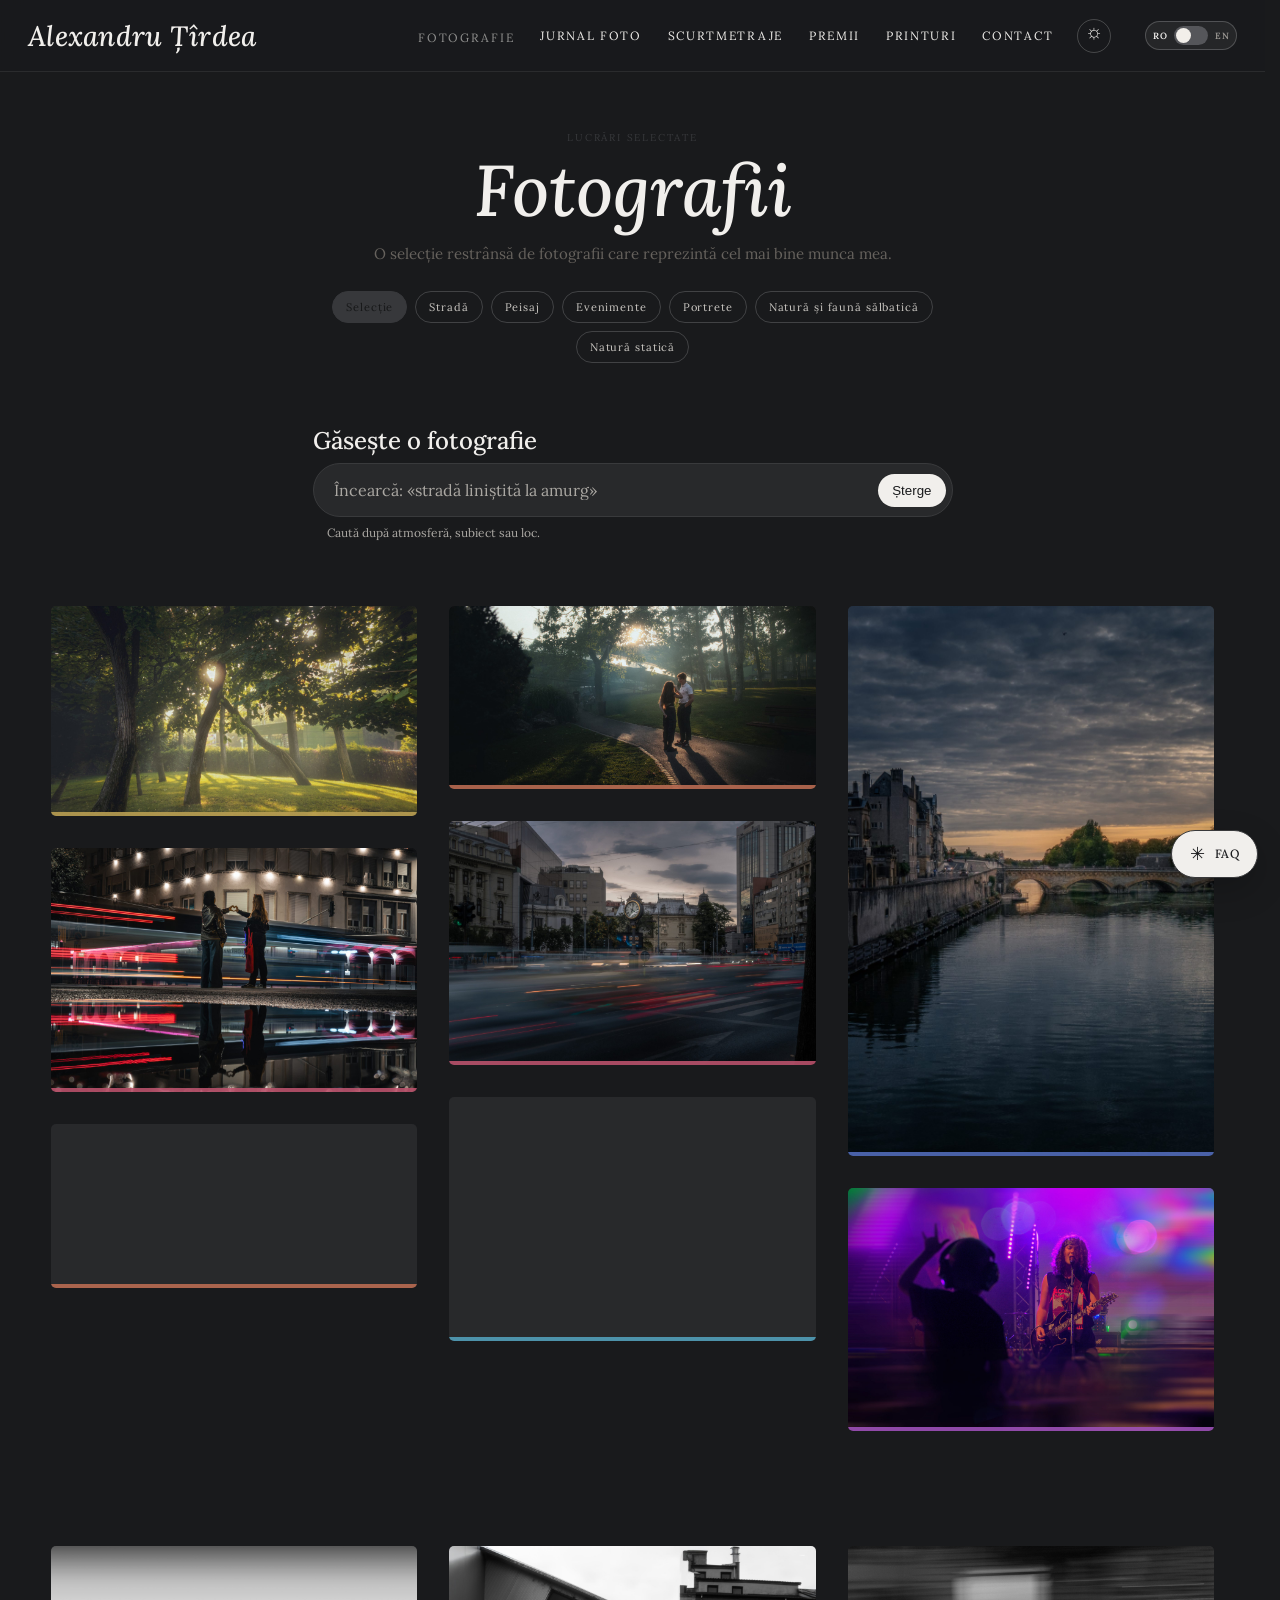
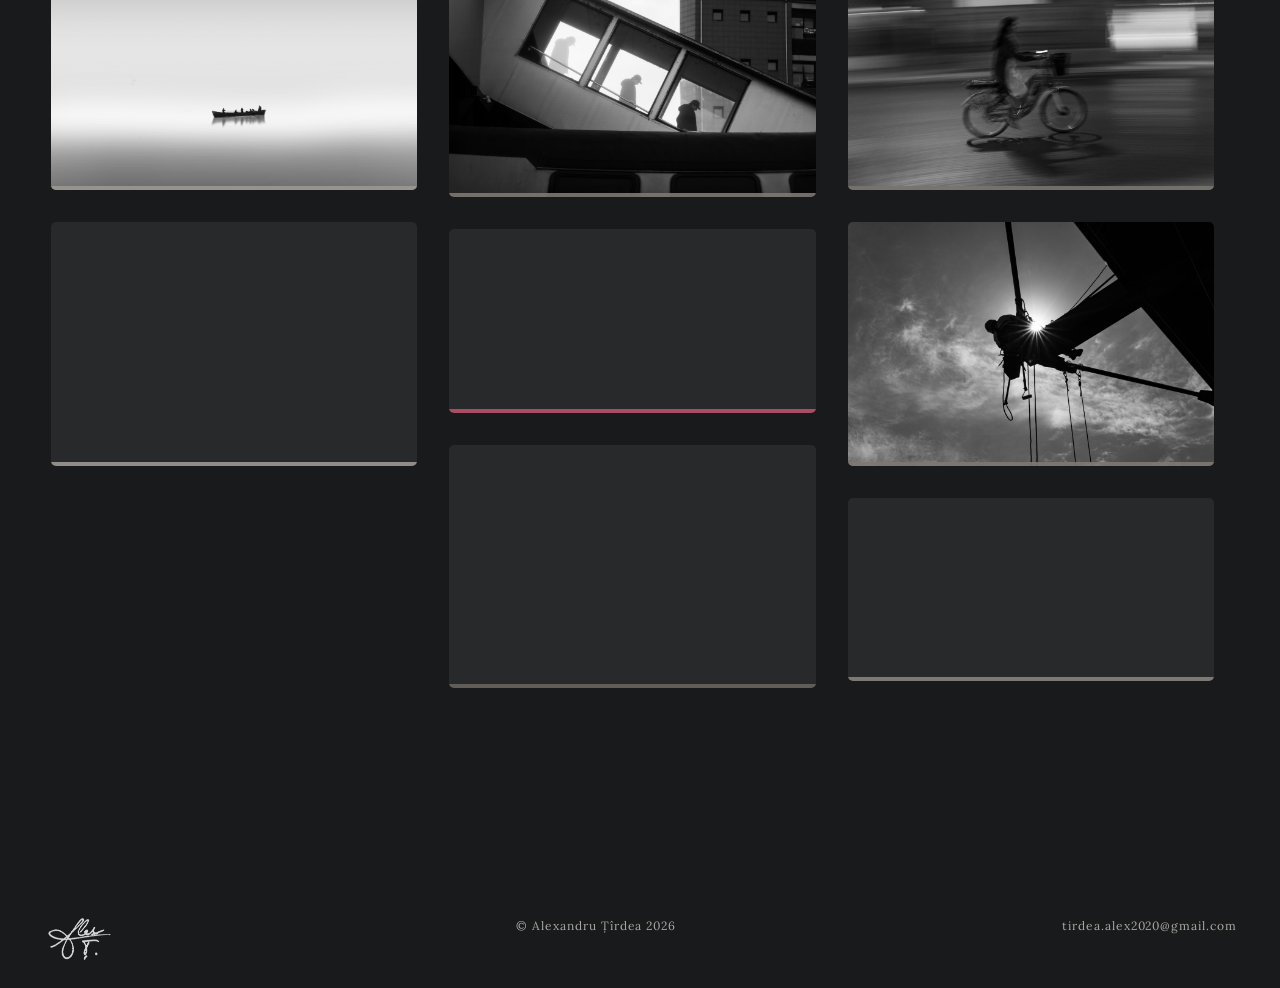
<file: work.html>
<!DOCTYPE html>
<html lang="ro">
<head>
  <meta charset="utf-8">
  <meta name="viewport" content="width=device-width, initial-scale=1.0">
  <script>try { if (sessionStorage.getItem("portfolio-entrance-seen")) document.documentElement.classList.add("portfolio-visited"); else sessionStorage.setItem("portfolio-entrance-seen", "1"); } catch (_) {}</script>
  <title>Selected Work — Alexandru Țîrdea</title>
  <meta name="description" content="Photography portfolio of Alexandru Țîrdea.">
  <link rel="preconnect" href="https://fonts.googleapis.com">
  <link rel="preconnect" href="https://fonts.gstatic.com" crossorigin>
  <link href="https://fonts.googleapis.com/css2?family=Lora:ital,wght@0,400;0,500;0,600;1,400;1,500;1,600&display=swap" rel="stylesheet">
  <link rel="stylesheet" href="css/site.css?v=mobile-gallery-menu-journal-20261121">
</head>
<body>

  <header class="header">
    <a class="logo" href="index.html">Alexandru Țîrdea</a>
    <button class="menu-toggle" type="button" aria-label="Menu"><span></span></button>
    <nav class="nav">
      <div class="drop is-current">
        <button type="button">Photography</button>
        <div class="drop-menu">
          <a href="work.html" aria-current="page">Selected</a>
          <a href="street.html">Street</a>
          <a href="landscape.html">Landscape</a>
          <a href="events.html">Events</a>
          <a href="people.html">Portraits</a>
          <a href="nature.html">Nature & Wildlife</a>
          <a href="still-life.html">Still Life</a>
        </div>
      </div>
      <a href="journal.html">Photo Journal</a>
      <a href="films.html">Short Films</a>
      <a href="awards.html">Awards</a>
      <a href="prints.html">Prints</a>
      <a href="contact.html">Contact</a></nav>
    
    <button class="theme-toggle" type="button" data-theme-toggle aria-label="Switch to dark mode" aria-pressed="false" title="Switch to dark mode"><span class="theme-toggle-icon" aria-hidden="true">☾</span><span class="sr-only">Theme</span></button>
    <div class="language-switch" role="group" aria-label="Alege limba"><span class="language-label" data-language-label="ro">RO</span><button type="button" class="language-slider" data-language-toggle aria-label="Schimbă în engleză" aria-pressed="false"><span class="sr-only">Schimbă limba</span></button><span class="language-label" data-language-label="en">EN</span></div>
  </header>
<main class="page collection-page collection-page--selected">
  <header class="collection-heading">
    <p class="section-kicker">Selected work</p>
    <h1>Photographs</h1>
    <p>A tighter edit of the photographs that best represent my work.</p>
    <nav class="collection-switcher" aria-label="Browse photography categories">
      <a href="work.html" aria-current="page">Selected</a>
      <a href="street.html">Street</a>
      <a href="landscape.html">Landscape</a>
      <a href="events.html">Events</a>
      <a href="people.html">Portraits</a>
      <a href="nature.html">Nature &amp; Wildlife</a>
      <a href="still-life.html">Still Life</a>
    </nav>
  </header>
  <form class="portfolio-search" role="search" onsubmit="return false">
    <label for="portfolio-search-input">Find a photograph</label>
    <div><input id="portfolio-search-input" type="search" placeholder="Try “quiet street scenes at dusk”" autocomplete="off"><button type="reset">Clear</button></div>
    <p data-search-status aria-live="polite">Search by mood, subject, or place.</p>
  </form>
  <section class="selected-group" aria-label="Color photographs"><div class="gallery">
<a href="images/32-photo-album-1-01-37-70.jpg" data-full="images/32-photo-album-1-01-37-70.jpg" id="photo-32-photo-album-1-01-37-70" data-search="and bench black color empty photograph platform portfolio quiet railway selected station train travel trees urban white"><img src="images/32-photo-album-1-01-37-70.jpg" alt="Color photograph by Alexandru Țîrdea" loading="lazy"></a>
<a href="images/42-_dsc2607-1-30.jpg" data-full="images/42-_dsc2607-1-30.jpg" id="photo-42-_dsc2607-1-30" data-search="and bicycle black blur city color cyclist lights motion movement night photograph portfolio selected street traffic white"><img src="images/42-_dsc2607-1-30.jpg" alt="Color photograph by Alexandru Țîrdea" loading="lazy"></a>
<a href="images/09-dsc_2696-1-42-73.jpg" data-full="images/09-dsc_2696-1-42-73.jpg" id="photo-09-dsc_2696-1-42-73" data-search="abstract and architecture black city color lights photograph portfolio red reflection selected texture water white"><img src="images/09-dsc_2696-1-42-73.jpg" alt="Color photograph by Alexandru Țîrdea" loading="lazy"></a>
<a href="images/72-ppl-38-71.jpg" data-full="images/72-ppl-38-71.jpg" id="photo-72-ppl-38-71" data-search="and black color couple golden greenery hour love park people photograph portfolio portrait selected sunset trees white"><img src="images/72-ppl-38-71.jpg" alt="Color photograph by Alexandru Țîrdea" loading="lazy"></a>
<a href="images/37-_dsc0947.tif-45-25.jpg" data-full="images/37-_dsc0947.tif-45-25.jpg" id="photo-37-_dsc0947.tif-45-25" data-search="and architecture black building city clock color dusk movement night photograph portfolio selected street traffic trails urban white"><img src="images/37-_dsc0947.tif-45-25.jpg" alt="Color photograph by Alexandru Țîrdea" loading="lazy"></a>
<a href="images/12-dsc_3391-18-17.jpg" data-full="images/12-dsc_3391-18-17.jpg" id="photo-12-dsc_3391-18-17" data-search="and black city color crowd market people photograph portfolio selected shops street travel urban white"><img src="images/12-dsc_3391-18-17.jpg" alt="Color photograph by Alexandru Țîrdea" loading="lazy"></a>
<a href="images/61-_dsc3800-hdr-edit-49.jpg" data-full="images/61-_dsc3800-hdr-edit-49.jpg" id="photo-61-_dsc3800-hdr-edit-49" data-search="and black bridge buildings city color dusk evening photograph portfolio river selected stone trees water white"><img src="images/61-_dsc3800-hdr-edit-49.jpg" alt="Color photograph by Alexandru Țîrdea" loading="lazy"></a>
<a href="images/70-_dsc6496v2-22-58.jpg" data-full="images/70-_dsc6496v2-22-58.jpg" id="photo-70-_dsc6496v2-22-58" data-search="and black color concert crowd guitarist lights music performance photograph portfolio selected stage white"><img src="images/70-_dsc6496v2-22-58.jpg" alt="Color photograph by Alexandru Țîrdea" loading="lazy"></a>
  </div></section>
  <section class="selected-group" aria-label="Black and white photographs"><div class="gallery">
<a href="images/03-alx_0334-5.jpg" data-full="images/03-alx_0334-5.jpg" id="photo-03-alx_0334-5" data-search="and black boat calm color landscape lost minimal monochrome photograph portfolio quiet sea selected water white"><img src="images/03-alx_0334-5.jpg" alt="Black and white photograph by Alexandru Țîrdea" loading="lazy"></a>
<a href="images/08-dsc_2069-10-10.jpg" data-full="images/08-dsc_2069-10-10.jpg" id="photo-08-dsc_2069-10-10" data-search="and black calm color evening lamp minimal monochrome photograph portfolio selected sky streetlight white"><img src="images/08-dsc_2069-10-10.jpg" alt="Black and white photograph by Alexandru Țîrdea" loading="lazy"></a>
<a href="images/20-dsc_5536-1-20-56.jpg?v=web-optimized-20261121" data-full="images/20-dsc_5536-1-20-56.jpg?v=web-optimized-20261121" id="photo-20-dsc_5536-1-20-56" data-search="and architecture black building color geometric monochrome people photograph portfolio selected silhouettes white"><img src="images/20-dsc_5536-1-20-56.jpg?v=web-optimized-20261121" alt="Black and white street photograph titled Loneliness" loading="lazy"></a>
<a href="images/11-dsc_3224-31-67.jpg" data-full="images/11-dsc_3224-31-67.jpg" id="photo-11-dsc_3224-31-67" data-search="and black color monochrome newspaper person photograph portfolio portrait quiet reading selected street white"><img src="images/11-dsc_3224-31-67.jpg" alt="Black and white photograph by Alexandru Țîrdea" loading="lazy"></a>
<a href="images/25-dsc_8467-15-15.jpg" data-full="images/25-dsc_8467-15-15.jpg" id="photo-25-dsc_8467-15-15" data-search="and art award black color conceptual eye fine monochrome photograph portfolio portrait selected texture white"><img src="images/25-dsc_8467-15-15.jpg" alt="Black and white photograph by Alexandru Țîrdea" loading="lazy"></a>
<a href="images/64-_dsc3981-73-52.jpg" data-full="images/64-_dsc3981-73-52.jpg" id="photo-64-_dsc3981-73-52" data-search="and bird black color cyclist monochrome motion nature night photograph portfolio selected street swan water white wildlife"><img src="images/64-_dsc3981-73-52.jpg" alt="Black and white photograph by Alexandru Țîrdea" loading="lazy"></a>
<a href="images/36-_dsc0702-44-24.jpg" data-full="images/36-_dsc0702-44-24.jpg" id="photo-36-_dsc0702-44-24" data-search="and bird black color minimal monochrome nature photograph portfolio selected silhouette sky white"><img src="images/36-_dsc0702-44-24.jpg" alt="Black and white photograph by Alexandru Țîrdea" loading="lazy"></a>
<a href="images/15-dsc_4799-35-19.jpg" data-full="images/15-dsc_4799-35-19.jpg" id="photo-15-dsc_4799-35-19" data-search="and black boat calm color horizon minimal monochrome photograph portfolio sea selected water white"><img src="images/15-dsc_4799-35-19.jpg" alt="Black and white photograph by Alexandru Țîrdea" loading="lazy"></a>
  </div></section></main>
  <footer class="footer">
    <img class="footer-signature" src="images/signature.png?v=web-optimized-20261121" alt="Alexandru Țîrdea signature" draggable="false">
    <span>© Alexandru Țîrdea 2026</span>
    <a href="https://mail.google.com/mail/?view=cm&amp;fs=1&amp;to=tirdea.alex2020%40gmail.com">tirdea.alex2020@gmail.com</a>
  </footer>
  <script src="js/site.js?v=journal-mobile-map-20261018"></script>
  <script src="js/language.js?v=street-nature-layout-20261121"></script>
  <script src="js/theme.js?v=theme-transition-20261018"></script>
  <script src="js/photo-index.js?v=remove-lux-photo-20261121"></script>
  <script src="js/chat-config.js?v=portfolio-ai-20261018"></script>
  <script src="js/portfolio-tools.js?v=faq-digital-price-20261121"></script>
</body>
</html>
</file>
<file: css/site.css>
:root {
  --bg: #f7f6f3;
  --ink: #111;
  --muted: #77736d;
  --line: #dfddd8;
  --gap: clamp(26px, 2.5vw, 38px);
  --header: 72px;
  --font-display: "Lora", Georgia, serif;
  --font-sans: "Lora", Georgia, serif;
  --font-body: "Lora", Georgia, serif;
  --ease-spring: cubic-bezier(.2, .8, .2, 1);
  --ease-smooth: cubic-bezier(.22, 1, .36, 1);
}

* {
  box-sizing: border-box;
}

html,
body {
  margin: 0;
  padding: 0;
  background: var(--bg);
  color: var(--ink);
  font-family: var(--font-sans);
  font-weight: 400;
}

html {
  scroll-behavior: smooth;
  scrollbar-gutter: stable;
}

a {
  color: inherit;
  text-decoration: none;
}

img {
  max-width: 100%;
  display: block;
}

.header {
  position: sticky;
  top: 0;
  z-index: 40;
  display: flex;
  align-items: center;
  justify-content: space-between;
  gap: 24px;
  height: var(--header);
  padding: 0 28px;
  background: rgba(247, 246, 243, 0.78);
  -webkit-backdrop-filter: saturate(1.35) blur(18px);
  backdrop-filter: saturate(1.35) blur(18px);
  border-bottom: 1px solid rgba(20, 20, 20, 0.035);
}

/* Keep the navigation and the two header controls in a compact right-side group. */
.header > .nav { margin-left: auto; }
.header > .theme-toggle { margin-left: 0; }
.header > .language-switch { margin-left: 10px; }

.logo {
  font-family: var(--font-display);
  font-style: italic;
  font-weight: 500;
  font-size: 28px;
  letter-spacing: 0.01em;
  white-space: nowrap;
}

.nav {
  display: flex;
  align-items: center;
  gap: 26px;
}

.language-switch {
  display: inline-flex;
  align-items: center;
  gap: 7px;
  padding: 4px 7px;
  border: 1px solid rgba(20, 20, 20, .12);
  border-radius: 999px;
  background: rgba(255, 255, 255, .46);
}

.language-label { color: #85817b; font: 600 9px/1 var(--font-sans); letter-spacing: .05em; }
.language-switch[data-current="ro"] [data-language-label="ro"],
.language-switch[data-current="en"] [data-language-label="en"] { color: var(--ink); }
.language-slider {
  position: relative;
  width: 34px;
  height: 19px;
  padding: 0;
  border: 0;
  border-radius: 999px;
  background: #d8d4ce;
  cursor: pointer;
}
.language-slider::after {
  position: absolute;
  top: 2px;
  left: 2px;
  width: 15px;
  height: 15px;
  border-radius: 50%;
  background: #181817;
  content: "";
  transition: transform .22s ease;
}
html:not(.language-ready) .language-slider::after { transition: none; }
.language-switch[data-current="en"] .language-slider::after { transform: translateX(15px); }
.language-slider:focus-visible {
  outline: 2px solid #83715f;
  outline-offset: 2px;
}

.sr-only {
  position: absolute;
  width: 1px;
  height: 1px;
  padding: 0;
  margin: -1px;
  overflow: hidden;
  clip: rect(0, 0, 0, 0);
  white-space: nowrap;
  border: 0;
}

.nav a,
.drop > button {
  font-size: 12px;
  letter-spacing: 0.14em;
  text-transform: uppercase;
  background: none;
  border: 0;
  padding: 0;
  color: var(--ink);
  cursor: pointer;
  font-family: inherit;
}

.nav a:hover,
.drop > button:hover,
.nav a.is-active,
.drop.is-current > button {
  opacity: 0.55;
}

.drop {
  position: relative;
}

/* Keep the hover target connected while the pointer moves into the popover. */
.drop::after {
  content: "";
  position: absolute;
  top: 100%;
  left: 0;
  right: 0;
  height: 16px;
}

.drop-menu {
  display: block;
  position: absolute;
  top: calc(100% + 12px);
  right: 0;
  min-width: 180px;
  padding: 7px;
  border: 1px solid rgba(255, 255, 255, 0.7);
  border-radius: 14px;
  background: rgba(250, 249, 247, 0.88);
  -webkit-backdrop-filter: blur(22px) saturate(1.3);
  backdrop-filter: blur(22px) saturate(1.3);
  box-shadow: 0 16px 44px rgba(28, 25, 20, 0.13), 0 2px 8px rgba(28, 25, 20, 0.05);
  opacity: 0;
  visibility: hidden;
  pointer-events: none;
  transform: translateY(-6px) scale(.98);
  transform-origin: top right;
  transition: opacity 180ms ease, transform 260ms var(--ease-spring), visibility 180ms;
}

.drop:hover .drop-menu,
.drop:focus-within .drop-menu,
.drop.is-open .drop-menu {
  opacity: 1;
  visibility: visible;
  pointer-events: auto;
  transform: translateY(0) scale(1);
}

.drop-menu a {
  display: block;
  padding: 10px 12px;
  border-radius: 8px;
  letter-spacing: 0.08em;
  transition: background 160ms ease, color 160ms ease;
}

.drop-menu a:hover,
.drop-menu a:focus-visible {
  background: rgba(20, 20, 20, 0.06);
  opacity: 1;
}

.menu-toggle {
  display: none;
  width: 36px;
  height: 36px;
  border: 0;
  background: transparent;
  cursor: pointer;
}

.menu-toggle span,
.menu-toggle span::before,
.menu-toggle span::after {
  display: block;
  width: 18px;
  height: 1px;
  background: var(--ink);
  position: relative;
  transition: transform 220ms var(--ease-spring), top 220ms var(--ease-spring), opacity 160ms ease;
}

.menu-toggle span::before,
.menu-toggle span::after {
  content: "";
  position: absolute;
  left: 0;
}

.menu-toggle span::before {
  top: -6px;
}

.menu-toggle span::after {
  top: 6px;
}

.nav-open .menu-toggle span {
  background: transparent;
}

.nav-open .menu-toggle span::before {
  top: 0;
  transform: rotate(45deg);
}

.nav-open .menu-toggle span::after {
  top: 0;
  transform: rotate(-45deg);
}

.page {
  width: min(100%, 1920px);
  margin: 0 auto;
  padding: clamp(28px, 4vw, 60px) clamp(20px, 4vw, 64px) 96px;
}

.gallery {
  column-count: 3;
  column-gap: var(--gap);
  max-width: 1760px;
  margin: 0 auto;
}

.gallery a {
  position: relative;
  break-inside: avoid;
  margin: 0 0 var(--gap);
  display: block;
  background: #eeece8;
  overflow: hidden;
  border-radius: 5px;
  transform: translateZ(0);
}

.gallery a::before {
  position: absolute;
  z-index: 2;
  right: 0;
  bottom: 0;
  left: 0;
  height: 4px;
  background: var(--photo-tone, #8c8983);
  content: "";
  opacity: .9;
  transition: height 240ms var(--ease-smooth), opacity 180ms ease;
}

.gallery a:hover::before,
.gallery a:focus-visible::before {
  height: 7px;
  opacity: 1;
}

.palette-note {
  display: flex;
  align-items: center;
  justify-content: center;
  gap: 9px;
  margin: -26px auto 28px;
  color: var(--muted);
  font-size: 11px;
  letter-spacing: .04em;
}

.palette-note::before {
  width: 22px;
  height: 4px;
  border-radius: 999px;
  background: linear-gradient(90deg, #72885c, #c99064, #8b779a);
  content: "";
}

.collection-heading {
  max-width: 720px;
  margin: 8px auto clamp(38px, 5vw, 68px);
  text-align: center;
}

.collection-page { --collection-accent: #37383b; }
.collection-page--street { --collection-accent: #93694d; }
.collection-page--landscape { --collection-accent: #657761; }
.collection-page--events { --collection-accent: #806b79; }
.collection-page--people { --collection-accent: #657888; }
.collection-page--nature { --collection-accent: #647b55; }
.collection-page--still-life { --collection-accent: #987458; }

.collection-heading--compact {
  margin-bottom: clamp(34px, 4vw, 54px);
}

.collection-heading .section-kicker {
  margin-bottom: 10px;
  color: var(--collection-accent);
}

.collection-heading h1 {
  margin: 0;
  font-family: var(--font-display);
  font-size: clamp(44px, 6vw, 72px);
  font-style: italic;
  font-weight: 500;
  line-height: 1;
}

.collection-heading > p:not(.section-kicker) {
  max-width: 560px;
  margin: 15px auto 0;
  color: #66625d;
  font-size: 15px;
  line-height: 1.7;
}

.collection-switcher {
  display: flex;
  justify-content: center;
  flex-wrap: wrap;
  gap: 8px;
  margin-top: 24px;
}

.collection-switcher a {
  padding: 8px 13px;
  border: 1px solid #e2dfda;
  border-radius: 999px;
  color: #5e5a55;
  font-size: 11px;
  letter-spacing: .08em;
  transition: color 180ms ease, background 180ms ease, border-color 180ms ease, transform 220ms var(--ease-spring);
}

.collection-switcher a:hover {
  transform: translateY(-1px);
  border-color: #c8c3bc;
  color: var(--ink);
}

.collection-switcher a[aria-current="page"] {
  border-color: var(--collection-accent, #282a2e);
  background: var(--collection-accent, #282a2e);
  color: #f7f6f3;
}

@media (max-width: 720px) {
  :root { --gap: clamp(26px, 7vw, 36px); }

  .page.collection-page {
    padding: 34px 20px calc(76px + env(safe-area-inset-bottom));
  }

  .collection-heading,
  .collection-heading--compact {
    max-width: 620px;
    margin-bottom: 32px;
  }

  .collection-heading h1 {
    font-size: clamp(46px, 13vw, 66px);
    line-height: .98;
  }

  .collection-heading > p:not(.section-kicker) {
    max-width: 34ch;
    margin-top: 13px;
    font-size: 14px;
    line-height: 1.8;
  }

  .collection-switcher {
    justify-content: flex-start;
    flex-wrap: nowrap;
    gap: 9px;
    overflow-x: auto;
    overscroll-behavior-inline: contain;
    scroll-snap-type: x mandatory;
    scrollbar-width: none;
    margin: 22px -20px 0;
    padding: 0 20px 7px;
    -webkit-overflow-scrolling: touch;
  }

  .collection-switcher::-webkit-scrollbar { display: none; }

  .collection-switcher a {
    flex: 0 0 auto;
    min-height: 42px;
    display: inline-flex;
    align-items: center;
    padding: 0 15px;
    scroll-snap-align: start;
    white-space: nowrap;
  }

  .gallery {
    width: min(100%, 620px);
    column-count: 1;
    column-gap: 0;
  }

  .gallery a {
    margin-bottom: var(--gap);
    border-radius: 8px;
  }
}

@media (max-width: 720px) {
  .nav .drop > button::after {
    content: "⌄";
    display: inline-block;
    margin-left: 9px;
    color: currentColor;
    font-size: 16px;
    line-height: 0;
    vertical-align: 2px;
    transition: transform 180ms ease;
  }

  .nav .drop > button[aria-expanded="true"]::after { transform: rotate(180deg); }

  body.home-page.nav-open .nav,
  html[data-theme="dark"] body.nav-open .nav {
    background: #202124 !important;
    border-bottom-color: rgba(255, 255, 255, .12);
    color: #f2f0ed;
    -webkit-backdrop-filter: none;
    backdrop-filter: none;
  }
  body.home-page.nav-open .nav a,
  body.home-page.nav-open .nav .drop > button,
  html[data-theme="dark"] body.nav-open .nav a,
  html[data-theme="dark"] body.nav-open .nav .drop > button { color: #f2f0ed; }
  body.home-page.nav-open .nav .drop-menu,
  html[data-theme="dark"] body.nav-open .nav .drop-menu {
    border-color: rgba(255, 255, 255, .12);
    background: #2b2c30;
    box-shadow: none;
  }
  body.home-page.nav-open .nav .drop-menu a,
  html[data-theme="dark"] body.nav-open .nav .drop-menu a { color: #f2f0ed; }
  html[data-theme="light"] body.home-page.nav-open .nav {
    background: #f7f6f3 !important;
    border-bottom-color: var(--line);
    color: #111;
  }
  html[data-theme="light"] body.home-page.nav-open .nav a,
  html[data-theme="light"] body.home-page.nav-open .nav .drop > button { color: #111; }
  html[data-theme="light"] body.home-page.nav-open .nav .drop-menu { background: #f0eeea; }
  html[data-theme="light"] body.home-page.nav-open .nav .drop-menu a { color: #111; }

  .home-page .nav {
    background: rgba(36, 38, 43, .98);
    border-bottom-color: rgba(255, 255, 255, .1);
  }
  .home-page .nav a,
  .home-page .nav .drop > button,
  html[data-theme="dark"] .nav a,
  html[data-theme="dark"] .nav .drop > button { color: var(--ink); }
  .home-page .nav .drop-menu,
  html[data-theme="dark"] .nav .drop-menu {
    border-color: rgba(255, 255, 255, .12);
    background: rgba(38, 39, 41, .98);
  }
  .home-page .nav .drop-menu a,
  html[data-theme="dark"] .nav .drop-menu a { color: var(--ink); }
  html[data-theme="light"] .home-page .nav {
    background: rgba(247, 246, 243, .98);
    border-bottom-color: var(--line);
  }
  html[data-theme="light"] .home-page .nav .drop-menu {
    border-color: rgba(20, 20, 20, .12);
    background: rgba(250, 249, 247, .98);
  }
  html[data-theme="light"] .home-page .nav .drop-menu a { color: #171717; }
}

.gallery a[data-award]::after {
  content: attr(data-award);
  position: absolute;
  left: 12px;
  bottom: 12px;
  z-index: 1;
  max-width: calc(100% - 24px);
  padding: 7px 10px;
  border: 1px solid rgba(255,255,255,.48);
  border-radius: 3px;
  background: rgba(26, 27, 29, .82);
  color: #fff;
  font-size: 9px;
  letter-spacing: .1em;
  line-height: 1.3;
  text-transform: uppercase;
  backdrop-filter: blur(8px);
}

.gallery img {
  width: 100%;
  height: auto;
  vertical-align: middle;
  opacity: 0;
  filter: blur(7px);
  transform: scale(1.012);
  transition: opacity 460ms ease, filter 700ms var(--ease-smooth), transform 900ms var(--ease-smooth);
}

.gallery img.is-loaded {
  opacity: 1;
  filter: blur(0);
  transform: scale(1);
}

.gallery a:hover img,
.gallery a:focus-visible img {
  opacity: .88;
  transform: scale(1.025);
  transition-duration: 220ms, 520ms, 700ms;
}

.gallery a:focus-visible,
.nav a:focus-visible,
.nav button:focus-visible,
.menu-toggle:focus-visible,
.lightbox button:focus-visible {
  outline: 2px solid currentColor;
  outline-offset: 3px;
}

.page-copy {
  max-width: 640px;
  margin: 48px auto 80px;
  padding: 0 24px;
}

.page-copy h1,
.awards h1 {
  font-family: var(--font-display);
  font-weight: 500;
  font-style: italic;
  font-size: 42px;
  margin: 0 0 18px;
}

.lede {
  font-size: 18px;
  line-height: 1.6;
  margin: 0 0 18px;
}

.page-copy p,
.awards p {
  color: #333;
  line-height: 1.7;
  margin: 0 0 16px;
}

.meta-links {
  display: flex;
  gap: 22px;
  margin-top: 28px;
  font-size: 12px;
  letter-spacing: 0.14em;
  text-transform: uppercase;
}

.meta-links a {
  border-bottom: 1px solid #111;
  padding-bottom: 2px;
}

.awards {
  width: min(100%, 1120px);
  max-width: 1120px;
  margin: 48px auto 80px;
  padding: 0 24px;
}

.award-highlights {
  display: grid;
  grid-template-columns: repeat(3, minmax(0, 1fr));
  align-items: start;
  gap: clamp(18px, 3vw, 34px);
  max-width: 1120px;
  margin: 34px auto 46px;
}

.award-feature {
  margin: 0;
  padding: 12px;
  background: #f0eeea;
  border: 1px solid var(--line);
  border-radius: 8px;
  box-shadow: 0 14px 36px rgba(20, 20, 20, .08);
}

.award-feature a,
.award-feature img { display: block; width: 100%; }
.award-feature img { height: auto; border-radius: 4px; }
.award-feature--certificate img {
  max-height: 620px;
  object-fit: contain;
  background: #292827;
}
.award-feature figcaption {
  display: flex; flex-direction: column; gap: 5px;
  padding: 13px 4px 3px; color: var(--muted); font-size: 11px; letter-spacing: .08em;
}
.award-feature figcaption strong {
  color: var(--ink); font-family: var(--font-display);
  font-size: 23px; font-style: italic; font-weight: 500; letter-spacing: 0;
}
.award-feature figcaption a {
  width: fit-content;
  margin-top: 4px;
  color: var(--ink);
  font-size: 10px;
  letter-spacing: .04em;
  text-decoration-thickness: 1px;
  text-underline-offset: 3px;
}
.award-feature:not(.award-feature--certificate) > a,
.award-feature:not(.award-feature--certificate) > .award-feature-photo {
  display: block;
  overflow: hidden;
  background: #ddd9d1;
}
.award-feature:not(.award-feature--certificate) > a img,
.award-feature:not(.award-feature--certificate) > .award-feature-photo img {
  height: clamp(220px, 28vw, 360px);
  object-fit: cover;
  transition: transform .55s cubic-bezier(.2,.7,.2,1);
}
.award-feature:not(.award-feature--certificate) > a:hover img,
.award-feature:not(.award-feature--certificate) > .award-feature-photo:hover img {
  transform: scale(1.025);
}
.protected-photo-frame { cursor: default; }
.protected-photo {
  pointer-events: none;
  user-select: none;
  -webkit-user-drag: none;
}

.filmmic-feature {
  max-width: 680px;
  margin: 22px 0 42px;
}

.award-film-grid {
  display: grid;
  grid-template-columns: repeat(2, minmax(0, 1fr));
  gap: clamp(18px, 3vw, 34px);
  margin: 18px 0 46px;
}

.award-film-card {
  min-width: 0;
  padding: 12px;
  border: 1px solid var(--line);
  border-radius: 9px;
  background: #f0eeea;
  box-shadow: 0 14px 36px rgba(20, 20, 20, .07);
}

.award-film-media {
  display: grid;
  grid-template-columns: minmax(0, 1.5fr) minmax(105px, .58fr);
  align-items: stretch;
  gap: 10px;
}

.award-film-frame {
  position: relative;
  min-width: 0;
  overflow: hidden;
  aspect-ratio: 16 / 9;
  background: #181817;
  border-radius: 5px;
}

.award-film-frame iframe,
.award-video-poster {
  position: absolute;
  inset: 0;
  display: block;
  width: 100%;
  height: 100%;
  border: 0;
}

.award-video-poster img {
  display: block;
  width: 100%;
  height: 100%;
  object-fit: cover;
  transition: transform 500ms var(--ease-smooth), filter 300ms ease;
}

.award-video-poster:hover img,
.award-video-poster:focus-visible img {
  transform: scale(1.035);
  filter: brightness(.78);
}

.award-video-play {
  position: absolute;
  top: 50%;
  left: 50%;
  display: grid;
  width: 42px;
  height: 42px;
  place-items: center;
  padding-left: 3px;
  border: 1px solid rgba(255, 255, 255, .8);
  border-radius: 50%;
  background: rgba(20, 20, 19, .65);
  color: #fff;
  font-size: 13px;
  transform: translate(-50%, -50%);
}

.award-laurel {
  position: absolute;
  top: 10px;
  left: 10px;
  display: grid;
  grid-template-columns: auto auto auto;
  align-items: center;
  column-gap: 5px;
  padding: 7px 10px 6px;
  border: 1px solid rgba(214, 195, 150, .7);
  border-radius: 5px;
  background: rgba(20, 20, 19, .83);
  color: #f4e8c9;
  -webkit-backdrop-filter: blur(10px);
  backdrop-filter: blur(10px);
}

.award-laurel > span { color: #d3bd88; font-size: 15px; line-height: 1; }
.award-laurel > span:first-child { transform: rotate(-28deg); }
.award-laurel > span:nth-child(3) { transform: scaleX(-1) rotate(-28deg); }
.award-laurel strong { font-size: 11px; font-weight: 500; white-space: nowrap; }
.award-laurel small { grid-column: 1 / -1; margin-top: 3px; text-align: center; font-size: 8px; letter-spacing: .12em; }

.award-winning-photo {
  position: relative;
  display: block;
  min-width: 0;
  overflow: hidden;
  border-radius: 5px;
  background: #ddd9d1;
}

.award-winning-photo img { width: 100%; height: 100%; object-fit: cover; }
.award-winning-photo > span {
  position: absolute;
  right: 0;
  bottom: 0;
  left: 0;
  padding: 16px 7px 7px;
  background: linear-gradient(transparent, rgba(0, 0, 0, .72));
  color: #fff;
  font-size: 9px;
}

.award-film-caption { display: flex; flex-direction: column; align-items: flex-start; gap: 5px; padding: 13px 4px 3px; }
.award-film-caption > span { color: var(--muted); font-size: 9px; letter-spacing: .12em; }
.award-film-caption h4 { margin: 2px 0 0; font: italic 500 23px/1.1 var(--font-display); }
.award-film-caption p { margin: 0; color: #6f6a63; font-size: 11px; }
.award-film-caption a { margin-top: 3px; font-size: 10px; text-underline-offset: 3px; }
.award-film-caption a + a { margin-top: 0; }

.certificate-group {
  margin: 0 0 34px;
}

.certificate-group .award-highlights {
  margin: 16px auto 30px;
}

.award-certificate {
  min-width: 0;
  margin: 0;
  padding: 12px;
  background: #f0eeea;
  border: 1px solid var(--line);
  border-radius: 8px;
  box-shadow: 0 14px 36px rgba(20, 20, 20, .08);
}

.certificate-preview {
  display: flex;
  align-items: center;
  justify-content: center;
  height: clamp(260px, 31vw, 350px);
  overflow: hidden;
  background: #292827;
  border-radius: 4px;
}

.certificate-preview img {
  display: block;
  width: 100%;
  height: 100%;
  object-fit: contain;
}

.award-certificate figcaption {
  display: flex;
  flex-direction: column;
  gap: 6px;
  padding: 13px 4px 3px;
  color: var(--muted);
  font-size: 11px;
  letter-spacing: .08em;
}

.award-certificate figcaption strong {
  color: var(--ink);
  font-family: var(--font-display);
  font-size: 23px;
  font-style: italic;
  font-weight: 500;
  letter-spacing: 0;
}

.certificate-contest {
  min-height: 2.8em;
  color: var(--muted);
  font-size: 12px;
  letter-spacing: .02em;
  line-height: 1.4;
}

.certificate-downloads {
  display: flex;
  flex-wrap: wrap;
  gap: 14px;
  margin-top: 7px;
}

.certificate-downloads a {
  color: var(--ink);
  font-size: 11px;
  letter-spacing: .04em;
  text-underline-offset: 3px;
}

.awards h2 {
  font-size: 12px;
  letter-spacing: 0.16em;
  text-transform: uppercase;
  margin: 36px 0 14px;
  color: var(--muted);
  font-weight: 500;
}

.awards h3 {
  margin: 24px 0 10px;
  color: var(--ink);
  font-family: var(--font-display);
  font-size: 25px;
  font-weight: 500;
  font-style: italic;
}

.award-credit {
  display: inline-block;
  margin-left: 8px;
  color: var(--muted);
  font-size: 12px;
  letter-spacing: .03em;
}

.awards ul {
  list-style: none;
  margin: 0;
  padding: 0;
  border-top: 1px solid var(--line);
}

.awards li {
  display: grid;
  grid-template-columns: 1fr auto;
  gap: 16px;
  padding: 14px 0;
  border-bottom: 1px solid var(--line);
  font-size: 15px;
  line-height: 1.45;
}

.award-entry { display: flex; align-items: center; gap: 14px; min-width: 0; }
.award-entry-thumb {
  position: relative;
  display: block;
  flex: 0 0 112px;
  overflow: hidden;
  aspect-ratio: 16 / 9;
  border-radius: 4px;
  background: #242321;
}
.award-entry-thumb img { display: block; width: 100%; height: 100%; object-fit: cover; transition: transform 350ms ease; }
.award-entry-thumb:hover img,
.award-entry-thumb:focus-visible img { transform: scale(1.05); }
.award-entry-thumb > span { position: absolute; inset: 0; display: grid; place-items: center; color: #fff; text-shadow: 0 1px 8px #000; font-size: 13px; }
.award-entry-copy { display: flex; flex-direction: column; align-items: flex-start; gap: 4px; }
.award-video-link { color: var(--muted); font-size: 10px; text-underline-offset: 3px; }

.awards .prize {
  color: var(--muted);
  font-size: 13px;
  letter-spacing: 0.04em;
  text-align: right;
  white-space: nowrap;
}

@media (max-width: 720px) {
  .award-entry { gap: 10px; }
  .award-entry-thumb { flex-basis: 92px; }
  .awards li:has(.award-entry) { grid-template-columns: 1fr; }
  .awards li:has(.award-entry) > .prize { text-align: left; }
}

.contact-list {
  list-style: none;
  padding: 0;
  margin: 28px 0 0;
}

.contact-list li {
  display: flex;
  justify-content: space-between;
  gap: 24px;
  padding: 14px 0;
  border-bottom: 1px solid var(--line);
  font-size: 15px;
}

.contact-list span {
  color: var(--muted);
  letter-spacing: 0.12em;
  text-transform: uppercase;
  font-size: 11px;
}

.contact-page {
  width: min(100%, 1500px);
  min-height: calc(100svh - var(--header) - 60px);
  margin: 0 auto;
  padding: clamp(30px, 5vw, 72px) clamp(20px, 5vw, 76px) clamp(54px, 7vw, 100px);
  display: grid;
  grid-template-columns: minmax(0, .92fr) minmax(320px, 1.08fr);
  align-items: center;
  gap: clamp(30px, 6vw, 96px);
}

.contact-panel {
  width: min(100%, 560px);
  justify-self: center;
}

.contact-panel .section-kicker {
  color: #8b765f;
  margin-bottom: 15px;
}

.contact-panel h1 {
  margin: 0;
  font-family: var(--font-display);
  font-size: clamp(52px, 7vw, 88px);
  font-style: italic;
  font-weight: 500;
  line-height: .95;
  letter-spacing: -.025em;
}

.contact-lede {
  max-width: 390px;
  margin: 22px 0 34px;
  color: #6b6761;
  font-size: 16px;
  line-height: 1.7;
}

.contact-email,
.contact-social {
  display: grid;
  grid-template-columns: 76px minmax(0, 1fr) auto;
  align-items: center;
  gap: 16px;
  min-height: 76px;
  padding: 14px 0;
  border-top: 1px solid var(--line);
  transition: padding 220ms var(--ease-spring), color 180ms ease;
}

.contact-social { border-bottom: 1px solid var(--line); }
.contact-email:hover,
.contact-social:hover { padding-inline: 8px; color: #8b6349; }

.contact-label {
  min-width: 76px;
  color: var(--muted);
  font-size: 10px;
  letter-spacing: .14em;
  text-transform: uppercase;
}

.contact-email > span:nth-child(2) {
  min-width: 0;
  overflow-wrap: anywhere;
  font-size: clamp(14px, 1.3vw, 17px);
}

.contact-arrow { margin-left: auto; font-size: 20px; }
.contact-social .social-icon { flex: 0 0 38px; width: 38px; height: 38px; background: #e9e6e0; }
.contact-social .social-icon svg { width: 17px; height: 17px; }
.contact-social > span:nth-child(2) { display: grid; gap: 3px; }
.contact-social small { color: var(--muted); font-size: 10px; letter-spacing: .12em; text-transform: uppercase; }
.contact-social-handle { font-size: 15px; font-weight: 400; }

.contact-note {
  margin: 24px 0 0;
  color: var(--muted);
  font-size: 11px;
  letter-spacing: .08em;
}

.contact-portrait {
  position: relative;
  height: min(68svh, 700px);
  min-height: 390px;
  margin: 0;
  overflow: hidden;
  border-radius: 5px;
  background: #e8e5df;
}

.contact-portrait img { width: 100%; height: 100%; object-fit: cover; object-position: center 38%; }
.footer {
  padding: 18px 28px 28px;
  display: flex;
  justify-content: space-between;
  gap: 16px;
  font-size: 12px;
  letter-spacing: 0.08em;
  color: var(--muted);
}

/* Welcome page */
.home-page {
  --bg: #24262b;
  --ink: #f2f0ed;
  --muted: #aaa9aa;
  background: var(--bg);
  color: var(--ink);
  min-height: 100vh;
  min-height: 100svh;
  overflow-x: clip;
}

.home-page .header {
  background: rgba(36, 38, 43, .72);
  border-bottom-color: rgba(255, 255, 255, .07);
}

.home-page .drop-menu {
  color: #171717;
}

.home-page .drop-menu a {
  color: #171717;
}

.intro {
  width: min(100%, 1840px);
  min-height: calc(100svh - var(--header));
  margin: 0 auto;
  padding: clamp(28px, 4vw, 68px);
  display: grid;
  grid-template-columns: minmax(0, .92fr) minmax(0, 1.08fr);
  align-items: center;
  gap: clamp(30px, 5vw, 88px);
}

.intro-copy {
  width: min(100%, 650px);
  justify-self: center;
  text-align: center;
  padding: 24px 0;
}

.intro-kicker {
  margin: 0 0 18px;
  color: #b5b5b7;
  font-size: 11px;
  letter-spacing: .2em;
  text-transform: uppercase;
  animation: intro-rise 700ms var(--ease-smooth) both;
}

.intro h1 {
  margin: 0;
  font-family: var(--font-display);
  font-size: clamp(38px, 4.5vw, 64px);
  font-weight: 500;
  line-height: 1.04;
  letter-spacing: -.025em;
  text-wrap: balance;
  animation: intro-rise 800ms 60ms var(--ease-smooth) both;
}

.intro-role {
  display: flex;
  align-items: center;
  justify-content: center;
  gap: 14px;
  margin: 21px 0 0;
  color: #e5e2df;
  font-family: var(--font-body);
  font-size: 12px;
  font-weight: 500;
  letter-spacing: .16em;
  text-transform: uppercase;
  animation: intro-rise 800ms 120ms var(--ease-smooth) both;
}

.intro-bio {
  max-width: 590px;
  margin: 27px auto 0;
  color: #d0ced0;
  font-family: var(--font-display);
  font-size: clamp(18px, 1.55vw, 22px);
  line-height: 1.48;
  animation: intro-rise 800ms 180ms var(--ease-smooth) both;
}

.intro-socials {
  display: flex;
  justify-content: center;
  gap: 12px;
  margin-top: 30px;
  animation: intro-rise 800ms 240ms var(--ease-smooth) both;
}

.intro-socials a {
  display: inline-flex;
  align-items: center;
  gap: 8px;
  padding: 7px 12px 7px 7px;
  border: 1px solid rgba(255, 255, 255, .1);
  border-radius: 999px;
  color: #eceaE7;
  font-size: 12px;
  transition: background 180ms ease, border-color 180ms ease, transform 240ms var(--ease-spring);
}

.intro-socials a:hover {
  transform: translateY(-2px);
  border-color: rgba(255, 255, 255, .24);
  background: rgba(255, 255, 255, .08);
}

.social-icon {
  width: 28px;
  height: 28px;
  display: grid;
  place-items: center;
  border-radius: 50%;
  background: rgba(255, 255, 255, .12);
}

.social-icon svg {
  width: 14px;
  height: 14px;
  fill: none;
  stroke: currentColor;
  stroke-width: 1.5;
  stroke-linecap: round;
  stroke-linejoin: round;
}

.social-icon .social-dot {
  fill: currentColor;
  stroke: none;
}

.work-cta {
  min-height: 48px;
  display: inline-flex;
  align-items: center;
  justify-content: center;
  gap: 12px;
  margin-top: 32px;
  padding: 0 22px;
  border: 1px solid #f4f2ef;
  border-radius: 999px;
  background: #f4f2ef;
  color: #202124;
  font-size: 13px;
  font-weight: 500;
  transition: background 180ms ease, color 180ms ease, transform 280ms var(--ease-spring), box-shadow 180ms ease;
  animation: intro-rise 800ms 300ms var(--ease-smooth) both;
}

.work-cta svg {
  width: 17px;
  height: 17px;
  fill: none;
  stroke: currentColor;
  stroke-width: 1.6;
  stroke-linecap: round;
  stroke-linejoin: round;
  transition: transform 280ms var(--ease-spring);
}

.work-cta:hover {
  transform: translateY(-2px);
  box-shadow: 0 8px 24px rgba(0, 0, 0, .2);
}

.work-cta:hover svg {
  transform: translateX(3px);
}

.intro-portrait {
  position: relative;
  width: 100%;
  height: min(74svh, 820px);
  min-height: 430px;
  margin: 0;
  overflow: hidden;
  background: #34363b;
  animation: portrait-arrive 1000ms 120ms var(--ease-smooth) both;
}

.intro-portrait img:not(.intro-signature) {
  width: 100%;
  height: 100%;
  object-fit: cover;
  object-position: center 43%;
}

.films-page {
  width: min(100%, 1480px);
  min-height: calc(100svh - var(--header));
  margin: 0 auto;
  padding: clamp(22px, 3vw, 42px) clamp(18px, 4vw, 64px) 88px;
}

.films-heading {
  max-width: 660px;
  margin: 0 auto 42px;
  text-align: center;
  animation: intro-rise 700ms var(--ease-smooth) both;
}

.section-kicker,
.film-number {
  margin: 0 0 12px;
  color: var(--muted);
  font-size: 10px;
  letter-spacing: .18em;
  text-transform: uppercase;
}

.films-heading h1 {
  margin: 0;
  font-family: var(--font-display);
  font-size: clamp(42px, 6vw, 70px);
  font-style: italic;
  font-weight: 500;
  line-height: 1;
}

.films-intro {
  max-width: 520px;
  margin: 16px auto 0;
  color: #5f5c57;
  font-size: 15px;
  line-height: 1.65;
}

.films-grid {
  display: grid;
  grid-template-columns: repeat(2, minmax(0, 1fr));
  gap: clamp(28px, 4vw, 56px) var(--gap);
}

.film-card {
  min-width: 0;
  animation: intro-rise 720ms var(--ease-smooth) both;
}

/* Entrance motion is a first-visit detail; page-to-page navigation stays calm. */
html.portfolio-visited .intro-kicker,
html.portfolio-visited .intro h1,
html.portfolio-visited .intro-role,
html.portfolio-visited .intro-bio,
html.portfolio-visited .intro-socials,
html.portfolio-visited .work-cta,
html.portfolio-visited .intro-portrait,
html.portfolio-visited .films-heading,
html.portfolio-visited .film-card {
  animation: none !important;
  opacity: 1;
  transform: none;
}

.film-card:first-child {
  grid-column: 1 / -1;
}
.film-card-featured {
  width: min(100%, 1000px);
  justify-self: center;
}
.film-card:not(.film-card-featured) {
  grid-column: auto;
  width: 100%;
  justify-self: stretch;
}
.film-card-featured .film-player { box-shadow: 0 20px 54px rgba(27, 25, 22, .14); }
.film-card-featured .film-number { color: var(--ink); }

.film-player {
  position: relative;
  width: 100%;
  aspect-ratio: 16 / 9;
  overflow: hidden;
  background: #e7e5e1;
  box-shadow: 0 12px 32px rgba(27, 25, 22, .08);
}

.film-player iframe {
  position: absolute;
  inset: 0;
  width: 100%;
  height: 100%;
  border: 0;
}

.film-player iframe[hidden] { display: none; }

.film-fallback {
  position: absolute;
  inset: 0;
  display: block;
  overflow: hidden;
  background: #24262b;
}

.film-fallback[hidden] { display: none; }
.film-fallback img { width: 100%; height: 100%; object-fit: cover; opacity: .82; transition: transform 500ms var(--ease-smooth), opacity 250ms ease; }
.film-fallback:hover img { opacity: .65; transform: scale(1.025); }
.film-fallback > span {
  position: absolute;
  left: 50%;
  top: 50%;
  transform: translate(-50%, -50%);
  padding: 13px 18px;
  border: 1px solid rgba(255,255,255,.55);
  border-radius: 999px;
  background: rgba(20,20,20,.55);
  color: #fff;
  font-size: 12px;
  letter-spacing: .08em;
  white-space: nowrap;
  -webkit-backdrop-filter: blur(10px);
  backdrop-filter: blur(10px);
}

.film-caption {
  display: flex;
  align-items: end;
  justify-content: space-between;
  gap: 18px;
  padding: 14px 2px 0;
}

.film-number {
  margin-bottom: 5px;
  font-size: 9px;
}

.film-caption h2 {
  margin: 0;
  font-family: var(--font-display);
  font-size: clamp(23px, 3vw, 34px);
  font-weight: 500;
  line-height: 1.1;
}

.film-caption > span {
  padding-bottom: 4px;
  color: var(--muted);
  font-size: 11px;
  letter-spacing: .05em;
  text-align: right;
}

.film-caption > a {
  padding-bottom: 4px;
  color: var(--muted);
  font-size: 11px;
  letter-spacing: .04em;
  white-space: nowrap;
  transition: color 160ms ease;
}
.film-caption > a:hover { color: var(--ink); }

@keyframes intro-rise {
  from { opacity: 0; transform: translateY(14px); }
  to { opacity: 1; transform: translateY(0); }
}

@keyframes portrait-arrive {
  from { opacity: 0; transform: translateY(12px) scale(.99); }
  to { opacity: 1; transform: translateY(0) scale(1); }
}

.lightbox {
  position: fixed;
  inset: 0;
  background: rgba(8, 8, 8, 0.94);
  display: flex;
  align-items: center;
  justify-content: center;
  z-index: 200;
  padding: 4vh 5vw;
  opacity: 0;
  visibility: hidden;
  pointer-events: none;
  transition: opacity 240ms ease, visibility 240ms;
}

.gallery img,
.lightbox img {
  -webkit-user-drag: none;
  -webkit-touch-callout: none;
  user-select: none;
}

.lightbox.is-open {
  opacity: 1;
  visibility: visible;
  pointer-events: auto;
}

.lightbox img {
  max-width: min(94vw, 1400px);
  max-height: 92vh;
  width: auto;
  height: auto;
  object-fit: contain;
  transform: scale(.975);
  transition: transform 380ms var(--ease-spring);
}

.lightbox.is-open img {
  transform: scale(1);
}

.lightbox button {
  position: absolute;
  border: 0;
  background: transparent;
  color: #fff;
  font-size: 28px;
  cursor: pointer;
  width: 48px;
  height: 48px;
  display: grid;
  place-items: center;
  opacity: .78;
  transition: opacity 160ms ease, transform 220ms var(--ease-spring), background 160ms ease;
  border-radius: 50%;
}

.lightbox button:hover {
  opacity: 1;
  background: rgba(255, 255, 255, .12);
}

.lightbox .close {
  top: 12px;
  right: 16px;
}

.lightbox .prev {
  left: 8px;
  top: 50%;
  transform: translateY(-50%);
}

.lightbox .next {
  right: 8px;
  top: 50%;
  transform: translateY(-50%);
}

.lightbox .print-contact {
  position: absolute;
  bottom: max(22px, env(safe-area-inset-bottom));
  left: 50%;
  z-index: 1;
  max-width: calc(100vw - 40px);
  padding: 11px 16px;
  border: 1px solid rgba(255, 255, 255, .38);
  border-radius: 999px;
  background: rgba(18, 18, 18, .58);
  color: #fff;
  font-size: 12px;
  letter-spacing: .035em;
  text-align: center;
  text-decoration: none;
  transform: translateX(-50%);
  transition: background 180ms ease, border-color 180ms ease;
  -webkit-backdrop-filter: blur(12px);
  backdrop-filter: blur(12px);
}

.lightbox .print-contact:hover,
.lightbox .print-contact:focus-visible {
  border-color: rgba(255, 255, 255, .72);
  background: rgba(255, 255, 255, .16);
}

@media (max-width: 980px) {
  .gallery {
    column-count: 2;
  }
  .award-highlights {
    grid-template-columns: repeat(2, minmax(0, 1fr));
  }
  .award-film-grid { grid-template-columns: 1fr; }
}

@media (max-width: 1120px) {
  .header { gap: 8px; padding: 0 20px; height: 64px; }
  .header > .theme-toggle { order: 3; flex: 0 0 32px; width: 32px; height: 32px; margin: 0; }
  .header > .language-switch { order: 2; flex: 0 0 auto; margin: 0; }
  .header > .menu-toggle { order: 4; flex: 0 0 32px; width: 32px; margin: 0; display: grid; place-items: center; }
  .logo { min-width: 0; font-size: clamp(20px, 2.5vw, 26px); }
  .nav {
    display: flex;
    position: absolute;
    top: 64px;
    left: 0;
    right: 0;
    flex-direction: column;
    align-items: flex-start;
    gap: 0;
    padding: 8px 0 14px;
    background: rgba(247, 246, 243, .96);
    -webkit-backdrop-filter: blur(22px) saturate(1.3);
    backdrop-filter: blur(22px) saturate(1.3);
    border-bottom: 1px solid var(--line);
    opacity: 0;
    visibility: hidden;
    pointer-events: none;
    transform: translateY(-8px);
    transition: opacity 180ms ease, transform 280ms var(--ease-spring), visibility 180ms;
  }
  body.nav-open .nav { opacity: 1; visibility: visible; pointer-events: auto; transform: translateY(0); }
  .nav a, .drop > button { width: 100%; padding: 12px 20px; text-align: left; }
  .drop-menu {
    position: static;
    display: none;
    border: 0;
    box-shadow: none;
    padding: 0 0 0 12px;
    background: transparent;
    -webkit-backdrop-filter: none;
    backdrop-filter: none;
    transform: none;
    opacity: 1;
    visibility: visible;
    pointer-events: auto;
  }
  .drop:hover .drop-menu, .drop:focus-within .drop-menu { opacity: 0; visibility: hidden; }
  .drop.is-open .drop-menu { display: block; opacity: 1; visibility: visible; }
  .drop-menu a { padding: 10px 12px; }
}

@media (max-width: 720px) {
  .header {
    gap: 8px;
    padding: 0 16px;
    height: 60px;
  }

  .header > .theme-toggle { order: 3; flex: 0 0 32px; width: 32px; height: 32px; margin: 0; }
  .header > .language-switch { order: 2; flex: 0 0 auto; gap: 4px; margin: 0; padding: 3px 5px; }
  .header > .menu-toggle { order: 4; flex: 0 0 30px; width: 30px; margin: 0; }
  .language-label { font-size: 8px; }
  .language-slider { width: 30px; }
  .language-switch[data-current="en"] .language-slider::after { transform: translateX(11px); }

  .logo {
    min-width: 0;
    font-size: clamp(18px, 5.6vw, 22px);
  }

  .menu-toggle {
    display: grid;
    place-items: center;
  }

  .nav {
    display: flex;
    position: absolute;
    top: 60px;
    left: 0;
    right: 0;
    flex-direction: column;
    align-items: flex-start;
    gap: 0;
    background: rgba(247, 246, 243, .96);
    -webkit-backdrop-filter: blur(22px) saturate(1.3);
    backdrop-filter: blur(22px) saturate(1.3);
    border-bottom: 1px solid var(--line);
    padding: 8px 0 14px;
    opacity: 0;
    visibility: hidden;
    pointer-events: none;
    transform: translateY(-8px);
    transition: opacity 180ms ease, transform 280ms var(--ease-spring), visibility 180ms;
  }

  body.nav-open .nav {
    opacity: 1;
    visibility: visible;
    pointer-events: auto;
    transform: translateY(0);
  }

  .nav a,
  .drop > button {
    padding: 12px 16px;
    width: 100%;
    text-align: left;
  }

  .language-switch { margin: 12px 16px 0; }

  .award-film-grid { gap: 18px; }
  .award-film-media { grid-template-columns: minmax(0, 1fr) minmax(100px, .5fr); }

  .drop-menu {
    position: static;
    display: none;
    border: 0;
    box-shadow: none;
    padding: 0 0 0 12px;
    background: transparent;
    -webkit-backdrop-filter: none;
    backdrop-filter: none;
    transform: none;
    opacity: 1;
    visibility: visible;
    pointer-events: auto;
    transition: none;
  }

  .drop.is-open .drop-menu { display: block; }

  .gallery {
    column-count: 1;
  }

  .page {
    padding: 30px 20px 72px;
  }

  .collection-heading {
    margin: 0 auto 36px;
    text-align: left;
  }

  .collection-heading > p:not(.section-kicker) {
    margin-left: 0;
  }

  .nav .drop-menu {
    display: none;
  }

  .nav .drop.is-open .drop-menu {
    display: block;
  }

  .drop-menu a {
    padding: 10px 16px;
  }

  .contact-list li {
    align-items: flex-start;
    flex-direction: column;
    gap: 8px;
  }

  .contact-page {
    grid-template-columns: 1fr;
    gap: 36px;
    padding: 44px 20px 56px;
  }

  .contact-panel { justify-self: stretch; }
  .contact-portrait { height: min(62svh, 520px); min-height: 300px; }

  .awards li {
    grid-template-columns: 1fr;
  }

  .award-highlights { grid-template-columns: 1fr; }
  .awards .prize {
    text-align: left;
  }

  .footer {
    flex-direction: column;
    padding: 16px;
  }

  .intro {
    min-height: calc(100svh - 60px);
    grid-template-columns: 1fr;
    gap: 28px;
    padding: 28px 18px 36px;
  }

  .intro-copy {
    padding: 12px 0 0;
  }

  .intro h1 { font-size: clamp(36px, 8vw, 52px); }

  .intro-bio {
    max-width: 520px;
    margin-top: 20px;
    font-size: 19px;
  }

  .intro-socials {
    margin-top: 22px;
  }

  .work-cta {
    margin-top: 24px;
  }

  .intro-portrait {
    height: min(58svh, 560px);
    min-height: 310px;
  }

  .films-page {
    padding-top: 42px;
  }

  .films-heading {
    margin-bottom: 30px;
    text-align: left;
  }

  .films-intro {
    margin-left: 0;
  }

  .films-grid {
    grid-template-columns: 1fr;
    gap: 34px;
  }

  .film-card:first-child {
    grid-column: auto;
  }
}

@media (min-width: 721px) and (max-width: 860px) {
  .header { height: 60px; padding: 0 16px; }
  .logo { font-size: 22px; }
  .menu-toggle { display: grid; place-items: center; }
  .nav {
    position: absolute;
    top: 60px;
    left: 0;
    right: 0;
    flex-direction: column;
    align-items: flex-start;
    gap: 0;
    padding: 8px 0 14px;
    border-bottom: 1px solid var(--line);
    background: var(--bg);
    opacity: 0;
    visibility: hidden;
    pointer-events: none;
    transform: translateY(-8px);
    transition: opacity 180ms ease, transform 280ms var(--ease-spring), visibility 180ms;
  }
  body.nav-open .nav { opacity: 1; visibility: visible; pointer-events: auto; transform: translateY(0); }
  .nav a, .drop > button { width: 100%; padding: 12px 16px; text-align: left; }
  .language-switch { margin: 12px 16px 0; }
  .drop-menu { position: static; display: none; padding: 0 0 0 12px; border: 0; box-shadow: none; background: transparent; opacity: 1; visibility: visible; pointer-events: auto; transform: none; transition: none; }
  .drop.is-open .drop-menu { display: block; }
  .nav .drop > button::after { content: "⌄"; display: inline-block; margin-left: 9px; font-size: 16px; line-height: 0; vertical-align: 2px; transition: transform 180ms ease; }
  .nav .drop > button[aria-expanded="true"]::after { transform: rotate(180deg); }
}

@media (min-width: 861px) and (max-width: 1040px) {
  .header { gap: 14px; padding-right: 18px; padding-left: 18px; }
  .logo { font-size: 24px; }
  .nav { gap: 12px; }
  .nav a, .drop > button { font-size: 10px; letter-spacing: .09em; }
}

@media (max-width: 420px) {
  .award-film-media { grid-template-columns: 1fr; }
  .award-winning-photo { max-height: 190px; }
  .award-winning-photo img { max-height: 190px; object-position: center 40%; }
}

@media (max-width: 420px) {
  .page {
    padding-inline: 16px;
  }

  .page.collection-page { padding-inline: 18px; }
  .collection-switcher { margin-inline: -18px; padding-inline: 18px; }

  .page-copy,
  .awards {
    margin-top: 32px;
    padding: 0 18px;
  }

  .lightbox img {
    max-width: 100vw;
    max-height: 84vh;
  }

  .intro {
    padding-inline: 14px;
  }

  .intro-portrait {
    height: 48svh;
    min-height: 260px;
  }
}

.prints-page {
  max-width: 1320px;
  margin: 0 auto;
  padding: clamp(56px, 9vw, 120px) clamp(20px, 6vw, 84px) 100px;
}

.prints-intro {
  max-width: 700px;
  margin: 0 auto clamp(76px, 11vw, 140px);
  text-align: center;
}

.prints-intro .section-kicker,
.prints-section-heading .section-kicker {
  color: #83715f;
  text-transform: uppercase;
  letter-spacing: .18em;
  font-size: 10px;
}

.prints-intro h1 {
  margin: 20px 0 22px;
  font: 500 clamp(54px, 8vw, 96px)/.88 var(--font-display);
  letter-spacing: -.035em;
}

.prints-intro h1 em { font-weight: 500; }

.prints-intro > p:not(.section-kicker) {
  max-width: 540px;
  margin: 0 auto;
  color: #66625d;
  font-size: 15px;
  line-height: 1.8;
}

.prints-primary {
  display: inline-flex;
  align-items: center;
  gap: 30px;
  margin-top: 30px;
  padding: 14px 19px;
  border-radius: 999px;
  background: #181817;
  color: #fff;
  font-size: 12px;
  transition: transform 220ms var(--ease-spring), background 180ms ease;
}

.prints-primary:hover { transform: translateY(-3px); background: #51463b; }
.prints-primary span { font-size: 16px; }

.prints-price {
  display: flex;
  align-items: center;
  justify-content: center;
  gap: 12px;
  width: fit-content;
  margin: 26px auto 0;
  padding: 13px 18px;
  border: 1px solid #ded9d1;
  border-radius: 14px;
  background: rgba(255, 255, 255, .45);
  text-align: left;
}

.prints-price strong {
  font: 500 32px/1 var(--font-display);
}

.prints-price span {
  color: #77736d;
  font-size: 10px;
  line-height: 1.45;
}

.prints-note {
  display: block;
  margin-top: 13px;
  color: #89847d;
  font-size: 11px;
  letter-spacing: .025em;
}

.prints-section-heading { margin-bottom: 30px; }
.prints-section-heading h2 {
  margin: 8px 0 0;
  font: 500 clamp(34px, 4vw, 48px)/1 var(--font-display);
}

.print-grid {
  display: grid;
  grid-template-columns: 1.2fr 1fr 1fr;
  align-items: start;
  gap: clamp(18px, 3vw, 42px);
}

.print-card { min-width: 0; }
.print-card > a {
  display: block;
  overflow: hidden;
  background: #e8e5df;
}

.print-card img {
  width: 100%;
  height: auto;
  aspect-ratio: auto;
  object-fit: contain;
  transition: transform 650ms var(--ease-smooth);
}

.print-card--feature img { aspect-ratio: auto; }
.print-card > a:hover img { transform: scale(1.035); }

.print-card-caption {
  display: flex;
  justify-content: space-between;
  align-items: flex-start;
  gap: 14px;
  padding-top: 15px;
}

.print-card-caption h3 { margin: 0; font: 500 22px/1.1 var(--font-display); }
.print-card-caption p { margin: 6px 0 0; color: #817c74; font-size: 11px; }
.print-card-caption > a { flex: 0 0 auto; padding-top: 4px; color: #625548; font-size: 11px; }
.print-card-caption > a:hover { text-decoration: underline; text-underline-offset: 4px; }

.prints-footnote {
  margin: 32px 0 0;
  padding-top: 18px;
  border-top: 1px solid var(--line);
  color: #77736d;
  font-size: 12px;
  line-height: 1.7;
}

@media (max-width: 720px) {
  .prints-page { padding: 54px 20px 72px; }
  .prints-intro { margin-bottom: 74px; text-align: left; }
  .prints-intro > p:not(.section-kicker) { margin-left: 0; }
  .prints-price { margin-left: 0; }
  .prints-intro h1 { font-size: clamp(56px, 15vw, 78px); }
  .prints-section-heading { margin-bottom: 22px; }
  .print-grid { grid-template-columns: 1fr; gap: 34px; }
  .print-card--feature img,
  .print-card img { aspect-ratio: auto; }
  .print-card-caption h3 { font-size: 24px; }
}

@media (prefers-reduced-motion: reduce) {
  html {
    scroll-behavior: auto;
  }

  *,
  *::before,
  *::after {
    scroll-behavior: auto !important;
    animation-duration: .01ms !important;
    animation-iteration-count: 1 !important;
    transition-duration: .01ms !important;
  }
}


/* A deliberately smaller, color-separated edit on the Selected page. */
.collection-page--selected .selected-intro {
  max-width: 650px;
  margin: -30px auto clamp(50px, 7vw, 90px);
  color: var(--muted);
  text-align: center;
  line-height: 1.7;
}
.collection-page--selected .selected-group { margin: 0 auto clamp(64px, 9vw, 120px); }
.collection-page--selected .selected-group-heading {
  display: flex;
  align-items: baseline;
  justify-content: space-between;
  gap: 20px;
  max-width: 1760px;
  margin: 0 auto 24px;
  border-bottom: 1px solid var(--line);
  padding-bottom: 12px;
}
.collection-page--selected .selected-group-heading .section-kicker { margin: 0; }
.collection-page--selected .selected-group-heading h2 {
  margin: 0;
  font: 500 clamp(28px, 4vw, 44px)/1 var(--font-display);
}
.collection-page--selected .gallery { column-count: 3; }
@media (max-width: 980px) { .collection-page--selected .gallery { column-count: 2; } }
@media (max-width: 720px) {
  .collection-page--selected .selected-intro { margin: -12px 0 48px; text-align: left; }
  .collection-page--selected .selected-group { margin-bottom: 0; }
  .collection-page--selected .selected-group-heading { margin-bottom: 18px; }
  .collection-page--selected .gallery {
    width: calc(100% + 40px);
    max-width: none;
    margin: 0 -20px;
    padding: 0 10px;
    column-count: 1;
  }
  .collection-page--selected .gallery a { margin: 0 0 10px; border-radius: 5px; }
}

/* Persistent site-wide dark theme. */
.theme-toggle {
  display: inline-grid;
  width: 34px;
  height: 34px;
  flex: 0 0 34px;
  place-items: center;
  border: 1px solid rgba(20, 20, 20, .12);
  border-radius: 50%;
  background: transparent;
  color: var(--ink);
  cursor: pointer;
  transition: background 180ms ease, border-color 180ms ease, transform 220ms var(--ease-spring);
}
.theme-toggle:hover { transform: rotate(-12deg); background: rgba(20, 20, 20, .06); }
.theme-toggle-icon { font: 20px/1 var(--font-sans); }
.theme-toggle-icon { display: inline-block; transition: transform 650ms cubic-bezier(.2,.8,.2,1); }
html[data-theme="dark"] .theme-toggle-icon { transform: rotate(180deg); }

html[data-theme="dark"] {
  color-scheme: dark;
  --bg: #191a1c;
  --ink: #f1efec;
  --muted: #aaa7a2;
  --line: #393a3c;
}
html[data-theme="dark"] .header { background: rgba(25, 26, 28, .86); border-bottom-color: rgba(255,255,255,.08); }
html[data-theme="dark"] .theme-toggle { border-color: rgba(255,255,255,.2); }
html[data-theme="dark"] .theme-toggle:hover { background: rgba(255,255,255,.09); }
html[data-theme="dark"] .language-switch { border-color: rgba(255,255,255,.2); background: rgba(255,255,255,.06); }
html[data-theme="dark"] .language-label { color: #9b9893; }
html[data-theme="dark"] .language-switch[data-current="ro"] [data-language-label="ro"],
html[data-theme="dark"] .language-switch[data-current="en"] [data-language-label="en"] { color: var(--ink); }
html[data-theme="dark"] .language-slider { background: #55565a; }
html[data-theme="dark"] .language-slider::after { background: #f2efea; }
html[data-theme="dark"] .drop-menu { border-color: rgba(255,255,255,.12); background: rgba(38,39,41,.96); box-shadow: 0 16px 44px rgba(0,0,0,.38); }
html[data-theme="dark"] .drop-menu a { color: var(--ink); }
html[data-theme="dark"] .drop-menu a:hover,
html[data-theme="dark"] .drop-menu a:focus-visible { background: rgba(255,255,255,.09); }
html[data-theme="dark"] .gallery a,
html[data-theme="dark"] .print-card > a { background: #28292b; }
html[data-theme="dark"] .portfolio-search > div,
html[data-theme="dark"] .portfolio-search-result { background: #28292b; }
html[data-theme="dark"] .collection-switcher a { border-color: #414244; color: #c9c6c1; }
html[data-theme="dark"] .collection-switcher a[aria-current="page"] { border-color: var(--collection-accent, #a89a88); background: var(--collection-accent, #a89a88); color: #171819; }
html[data-theme="dark"] .award-feature,
html[data-theme="dark"] .award-film-card,
html[data-theme="dark"] .award-certificate { border-color: var(--line); background: #232426; box-shadow: 0 14px 36px rgba(0,0,0,.2); }
html[data-theme="dark"] .award-film-caption p,
html[data-theme="dark"] .print-card-caption p,
html[data-theme="dark"] .print-card-caption > a { color: #c1bcb5; }
html[data-theme="dark"] .award-entry-thumb { background: #2d2e30; }
html[data-theme="dark"] .contact-social .social-icon { background: #303133; }
html[data-theme="dark"] .contact-social:hover { color: #d5b99d; }
html[data-theme="dark"] .contact-portrait { background: #292a2c; }
html[data-theme="dark"] .prints-price { border-color: var(--line); background: #292a2c; color: #f3f0eb; }
html[data-theme="dark"] .prints-price span { color: #e1ddd6; }
html[data-theme="dark"] .prints-note { color: #c1bcb5; }
html[data-theme="dark"] .prints-primary { border-color: #e8e3dc; background: #e8e3dc; color: #171819; }
html[data-theme="dark"] .prints-primary:hover { background: #d4c7b8; }
html[data-theme="dark"] .print-grid .print-card { color: var(--ink); }
html[data-theme="dark"] .contact-event-invite { border-color: var(--line); background: #232426; box-shadow: 0 14px 36px rgba(0,0,0,.18); }
html[data-theme="dark"] .portfolio-guide-panel { border-color: #414245; background: #202123; color: #f1efec; }
html[data-theme="dark"] .portfolio-guide-welcome { color: #c1beb8; }
html[data-theme="dark"] .portfolio-guide-message--assistant { background: #2b2c30; color: #f1efec; }
html[data-theme="dark"] .portfolio-guide-message--assistant a { color: #e3bd96; }
html[data-theme="dark"] .portfolio-guide-prompts button { border-color: #494a4d; background: #242528; color: #e9e6e1; }
html[data-theme="dark"] .portfolio-guide-prompts button:hover,
html[data-theme="dark"] .portfolio-guide-prompts button:focus-visible { border-color: #bda084; background: #303033; }
html[data-theme="dark"] .portfolio-guide-close { color: #f1efec; }

/* The home page has its own charcoal look; light mode makes it match the rest. */
html[data-theme="light"] .home-page { --bg: #f7f6f3; --ink: #111; --muted: #77736d; background: var(--bg); color: var(--ink); }
html[data-theme="light"] .home-page .header { background: rgba(247,246,243,.86); border-bottom-color: rgba(20,20,20,.06); }
html[data-theme="light"] .home-page .drop-menu { color: #171717; }
html[data-theme="light"] .home-page .drop-menu a { color: #171717; }
html[data-theme="light"] .home-page .intro-kicker { color: #77736d; }
html[data-theme="light"] .home-page .intro h1 em { color: #55514d; }
html[data-theme="light"] .home-page .intro-role { color: #4b4844; }
html[data-theme="light"] .home-page .intro-bio { color: #4c4945; }
html[data-theme="light"] .home-page .intro-socials a { border-color: rgba(20,20,20,.15); color: #292827; }
html[data-theme="light"] .home-page .intro-socials a:hover { border-color: rgba(20,20,20,.28); background: rgba(20,20,20,.05); }
html[data-theme="light"] .home-page .social-icon { background: rgba(20,20,20,.08); }
html[data-theme="light"] .home-page .work-cta { border-color: #252525; background: #252525; color: #fff; }

@media (max-width: 980px) {
  .theme-toggle { margin-left: auto; }
}

.contact-event-invite {
  margin: 30px 0 24px;
  padding: clamp(18px, 3vw, 26px);
  border: 1px solid var(--line);
  border-radius: 10px;
  background: #f0eeea;
  box-shadow: 0 14px 36px rgba(20,20,20,.06);
}
.contact-event-invite .section-kicker { margin: 0 0 8px; }
.contact-event-invite h2 { margin: 0; font: 500 clamp(27px, 3vw, 36px)/1.05 var(--font-display); }
.contact-event-invite > p:not(.section-kicker) { margin: 12px 0 18px; max-width: 520px; color: var(--muted); font-size: 13px; line-height: 1.7; }
.contact-event-action { display: inline-flex; align-items: center; gap: 12px; padding: 11px 15px; border-radius: 999px; background: #242321; color: #fff; font-size: 11px; transition: transform 200ms var(--ease-spring), background 200ms ease; }
.contact-event-action:hover { transform: translateY(-2px); background: #51463b; }
.contact-event-call { display: inline-flex; align-items: baseline; gap: 12px; margin-left: 16px; padding: 10px 0; color: var(--ink); font-size: 12px; }
.contact-event-call span { color: var(--muted); font-variant-numeric: tabular-nums; }
.contact-event-call:hover span { color: var(--ink); }
html[data-theme="dark"] .contact-event-invite { border-color: var(--line); background: #232426; box-shadow: 0 14px 36px rgba(0,0,0,.18); }
html[data-theme="dark"] .contact-event-action { background: #e8e3dc; color: #171819; }
html[data-theme="dark"] .contact-event-action:hover { background: #d4c7b8; }
@media (max-width: 520px) {
  .contact-event-call { margin: 10px 0 0; }
  .film-caption { align-items: flex-start; flex-direction: column; gap: 10px; }
}

/* Keep the Events gallery compact, with no stretched empty image tiles. */
.collection-page--events > .gallery {
  display: grid;
  grid-template-columns: repeat(6, minmax(0, 1fr));
  align-items: start;
  column-count: initial;
  column-gap: 0;
  gap: var(--gap);
  width: min(100%, 1230px);
}
.collection-page--events > .gallery a {
  grid-column: span 2;
  align-self: start;
  height: fit-content;
  margin: 0;
}
.collection-page--events > .gallery a:nth-last-child(2) { grid-column: 2 / span 2; }
.collection-page--events > .gallery a:last-child { grid-column: 4 / span 2; }
@media (max-width: 980px) {
  .collection-page--events > .gallery { grid-template-columns: repeat(4, minmax(0, 1fr)); }
  .collection-page--events > .gallery a:nth-last-child(2) { grid-column: auto; }
  .collection-page--events > .gallery a:last-child { grid-column: 2 / span 2; }
}
@media (max-width: 720px) {
  .collection-page--events > .gallery { grid-template-columns: repeat(2, minmax(0, 1fr)); }
  .collection-page--events > .gallery a,
  .collection-page--events > .gallery a:nth-last-child(2),
  .collection-page--events > .gallery a:last-child { grid-column: 1 / -1; }
}

/* Ease the palette between day and night when the theme control is used. */
html.theme-transitioning,
html.theme-transitioning body,
html.theme-transitioning body * {
  transition-property: color, background-color, border-color, box-shadow, fill, stroke;
  transition-duration: 720ms;
  transition-timing-function: cubic-bezier(.22, 1, .36, 1);
}
html.theme-transitioning .theme-toggle-icon {
  transition-property: transform;
  transition-duration: 650ms;
}


.footer-signature {
  width: clamp(76px, 8vw, 112px);
  height: auto;
  max-height: 42px;
  object-fit: contain;
  opacity: .82;
  user-select: none;
  -webkit-user-drag: none;
}
.intro-signature {
  display: block;
  width: clamp(92px, 11vw, 138px);
  height: auto;
  margin-top: 12px;
  user-select: none;
  -webkit-user-drag: none;
}
html[data-theme="dark"] .footer-signature,
html[data-theme="dark"] .intro-signature { filter: invert(1); }

/* Portfolio discovery tools */
.portfolio-search { width: min(100%, 640px); margin: 0 auto clamp(36px, 5vw, 64px); }
.portfolio-search label { display: block; margin-bottom: 9px; font: 500 24px/1.15 var(--font-display); }
.portfolio-search > div { display: flex; align-items: center; gap: 8px; padding: 6px; border: 1px solid var(--line); border-radius: 999px; background: var(--surface, #f0eeea); }
.portfolio-search input { min-width: 0; flex: 1; border: 0; outline: 0; padding: 10px 14px; background: transparent; color: var(--ink); caret-color: var(--ink); font: inherit; }
.portfolio-search input::placeholder { color: var(--muted); opacity: 1; }
.portfolio-search > div:focus-within { border-color: var(--muted); }
.portfolio-search button { border: 0; border-radius: 999px; padding: 9px 14px; background: var(--ink); color: var(--bg); cursor: pointer; }
.portfolio-search p { min-height: 1.4em; margin: 8px 14px; color: var(--muted); font-size: 12px; }
.portfolio-search-results { display: grid; grid-template-columns: repeat(3, minmax(0, 1fr)); gap: 18px; margin: 0 auto clamp(36px, 5vw, 64px); }
.portfolio-search-results:empty { display: none; }
.portfolio-search-result { overflow: hidden; display: block; border: 1px solid var(--line); border-radius: 9px; background: var(--surface, #f0eeea); color: var(--ink); text-decoration: none; }
.portfolio-search-result img { display: block; width: 100%; aspect-ratio: 4 / 3; object-fit: cover; }
.portfolio-search-result span { display: block; padding: 9px 11px; font-size: 11px; }
@media (max-width: 700px) { .portfolio-search-results { grid-template-columns: repeat(2, minmax(0, 1fr)); gap: 10px; } }
.journal-heading { max-width: 700px; margin: 0 auto clamp(38px, 6vw, 76px); text-align: center; }
.journal-heading h1 { margin: 12px 0; font: 500 clamp(48px, 8vw, 88px)/.96 var(--font-display); }
.journal-heading > p:last-child { color: var(--muted); }
.journal-map-section { max-width: 1000px; margin: 0 auto 60px; }
.journal-map-copy { text-align: center; margin-bottom: 20px; }
.journal-map-copy h2 { margin: 8px 0; font: 500 clamp(25px, 4vw, 38px)/1.05 var(--font-display); }
.journal-map-copy > p:last-child, .journal-attribution { color: var(--muted); font-size: 12px; }
.journal-map { position: relative; z-index: 0; overflow: hidden; height: clamp(320px, 40vw, 440px); border: 1px solid var(--line); border-radius: 10px; background: #d5d9d6; }
.journal-map .leaflet-tile { filter: saturate(.78); }
.journal-map .leaflet-container { cursor: grab; }
.journal-map .leaflet-container.leaflet-dragging { cursor: grabbing; }
.journal-map .leaflet-control-attribution { color: #50545a; background: rgba(247,246,243,.82); }
.journal-map .leaflet-control-attribution a { color: #303943; }
.journal-map .leaflet-control-zoom a { color: #282a2b; background: rgba(247,246,243,.94); border-color: rgba(25,26,28,.16); }
.journal-map .leaflet-tooltip { border: 0; border-radius: 5px; box-shadow: 0 2px 9px #0003; font: 500 12px/1.3 var(--font-sans); }
.journal-map .leaflet-interactive { cursor: pointer; }
.journal-attribution { margin: 7px 1px 18px; text-align: right; }
.journal-attribution a { color: inherit; }
.journal-countries { display: flex; flex-wrap: wrap; justify-content: center; gap: 8px; }
.journal-countries button { border: 1px solid var(--line); border-radius: 999px; padding: 9px 14px; background: transparent; color: var(--ink); cursor: pointer; font: 500 12px/1 var(--font-sans); }
.journal-countries button:focus-visible { outline: 2px solid #a58050; outline-offset: 2px; }
.journal-entries { max-width: 1000px; margin: 0 auto 72px; scroll-margin-top: 90px; }
.journal-entry { scroll-margin-top: calc(var(--header) + 16px); padding: 20px 0 34px; border-top: 1px solid var(--line); }
.journal-entry h2 { margin: 0; font: 500 34px/1 var(--font-display); transition: color .35s ease, text-decoration-color .35s ease; }
.journal-entry h2.is-selected { color: #a58050; text-decoration: underline; text-decoration-color: rgba(165,128,80,.55); text-underline-offset: .16em; text-shadow: 0 0 13px rgba(165,128,80,.28); animation: journal-heading-arrive .7s ease-out both; }
@keyframes journal-heading-arrive { from { text-shadow: 0 0 20px rgba(165,128,80,.48); } to { text-shadow: 0 0 13px rgba(165,128,80,.28); } }
.journal-map-section, .journal-entry { transition: filter .45s ease, opacity .45s ease; }
main.journal-focus-active > .journal-map-section,
main.journal-focus-active .journal-entry:not(.journal-entry--focused) { filter: blur(2px); opacity: .42; }
main.journal-focus-active .journal-entry--focused { position: relative; z-index: 1; }
.journal-entry > p { margin: 8px 0 18px; color: var(--muted); font-size: 13px; }
.journal-photos { display: grid; grid-template-columns: repeat(3,minmax(0,1fr)); gap: 14px; }
.journal-photos a { position: relative; overflow: hidden; border-radius: 7px; background: var(--surface, #e8e5df); }
.journal-photos img { display: block; width: 100%; max-height: 340px; aspect-ratio: 4/3; object-fit: cover; transition: transform .35s ease; }
.journal-photo-caption { position: absolute; right: 8px; bottom: 8px; left: 8px; padding: 8px 10px; border: 1px solid rgba(255,255,255,.2); border-radius: 5px; background: rgba(20,21,22,.76); color: #fff; font-size: 11px; letter-spacing: .025em; backdrop-filter: blur(8px); opacity: 0; transform: translateY(5px); transition: opacity .2s ease, transform .2s ease; }
.journal-photos a:hover .journal-photo-caption, .journal-photos a:focus-visible .journal-photo-caption { opacity: 1; transform: translateY(0); }
.journal-photos a:hover img { transform: scale(1.02); }
.journal-entry--pending { opacity: .8; }
.journal-entry--empty { padding-bottom: 22px; }
@media(max-width:900px) { .journal-photos { grid-template-columns: repeat(2,minmax(0,1fr)); } }
@media(max-width:600px) { .journal-map { height: min(82vw, 360px); min-height: 290px; } .journal-photos { grid-template-columns: 1fr; gap: 10px; } .journal-countries { gap: 7px; } .journal-countries button { min-height: 40px; padding: 9px 12px; } }
@media(hover:none) { .journal-photo-caption { opacity: 1; transform: none; } }
@media(prefers-reduced-motion:reduce) { .journal-map-section, .journal-entry { transition: none; } }
.portfolio-guide-launcher { position: fixed; z-index: 90; right: 22px; bottom: 22px; display: inline-flex; align-items: center; gap: 9px; min-height: 48px; padding: 0 18px; border: 1px solid var(--line); border-radius: 999px; background: var(--ink); color: var(--bg); box-shadow: 0 12px 34px rgba(0,0,0,.2); cursor: pointer; font: 500 12px/1 var(--font-body); letter-spacing: .04em; }
.portfolio-guide-launcher > span:first-child { font-size: 18px; }
.portfolio-guide-panel { position: fixed; z-index: 91; right: 22px; bottom: 82px; width: min(380px, calc(100vw - 28px)); padding: 20px; border: 1px solid var(--line); border-radius: 14px; background: var(--bg); color: var(--ink); box-shadow: 0 18px 55px rgba(0,0,0,.24); }
.portfolio-guide-panel[hidden] { display: none; }
.portfolio-guide-head { display: flex; justify-content: space-between; align-items: flex-start; gap: 16px; }
.portfolio-guide-head .section-kicker { margin: 0 0 6px; }
.portfolio-guide-head h2 { margin: 0; font: 500 27px/1.05 var(--font-display); }
.portfolio-guide-close { border: 0; background: transparent; color: var(--ink); font-size: 24px; cursor: pointer; }
.portfolio-guide-welcome { margin: 12px 0; color: var(--muted); font-size: 13px; line-height: 1.6; }
.portfolio-guide-messages { display: flex; flex-direction: column; gap: 8px; max-height: 210px; min-height: 0; overflow-x: hidden; overflow-y: auto; padding: 3px 10px 5px 0; scrollbar-width: thin; scrollbar-color: #696a6d transparent; }
.portfolio-guide-messages::-webkit-scrollbar { width: 6px; }
.portfolio-guide-messages::-webkit-scrollbar-track { background: transparent; }
.portfolio-guide-messages::-webkit-scrollbar-thumb { border-radius: 999px; background: #696a6d; }
.portfolio-guide-message { flex: 0 0 auto; width: fit-content; max-width: 92%; margin: 0; padding: 9px 11px; border-radius: 12px; font-size: 12px; line-height: 1.55; }
.portfolio-guide-message--user { align-self: flex-end; background: var(--ink); color: var(--bg); border-bottom-right-radius: 3px; }
.portfolio-guide-message--assistant { align-self: flex-start; background: var(--surface, #f0eeea); color: var(--ink); border-bottom-left-radius: 3px; }
.home-page .portfolio-guide-message--assistant,
html[data-theme="dark"] .portfolio-guide-message--assistant { background: #2b2c30; color: #f1efec; }
.home-page .portfolio-guide-message--assistant a,
html[data-theme="dark"] .portfolio-guide-message--assistant a { color: #e3bd96; }
.portfolio-guide-prompts { display: flex; flex-wrap: wrap; gap: 7px; margin-bottom: 12px; }
.portfolio-guide-prompts button { border: 1px solid var(--line); border-radius: 999px; padding: 7px 10px; background: transparent; color: var(--ink); cursor: pointer; font: 11px/1.2 var(--font-body); }
.portfolio-guide-message--assistant a { color: var(--ink); text-decoration: underline; text-underline-offset: 3px; }
@media (max-width: 520px) { .portfolio-guide-launcher { right: 14px; bottom: 14px; } .portfolio-guide-panel { right: 14px; bottom: 72px; } }


/* Contact and journal refinements: straightforward type and less supporting copy. */
.contact-page { max-width: 1240px; grid-template-columns: minmax(0, .9fr) minmax(320px, 1.1fr); gap: clamp(28px, 5vw, 72px); }
.contact-panel { max-width: 500px; }
.contact-panel .section-kicker { display: none; }
.contact-panel h1 { font: 600 clamp(36px, 4vw, 52px)/1.1 var(--font-sans); letter-spacing: -.04em; }
.contact-lede { margin: 12px 0 24px; color: var(--muted); font-size: 16px; line-height: 1.55; }
.contact-event-invite { margin: 0 0 22px; padding: 0 0 20px; border: 0; border-bottom: 1px solid var(--line); border-radius: 0; background: transparent; box-shadow: none; }
.contact-event-invite .section-kicker { display: none; }
.contact-event-invite h2 { font: 600 20px/1.3 var(--font-sans); letter-spacing: -.02em; }
.contact-event-invite > p:not(.section-kicker) { margin: 7px 0 14px; max-width: 430px; font-size: 14px; line-height: 1.55; }
.contact-event-action { padding: 10px 14px; border-radius: 6px; background: var(--ink); color: var(--bg); font-size: 13px; }
.contact-event-action:hover { transform: translateY(-1px); background: var(--muted); }
.contact-email, .contact-social { min-height: 58px; grid-template-columns: 78px minmax(0, 1fr) auto; gap: 12px; }
.contact-label { letter-spacing: .07em; font-size: 11px; }
.contact-note { margin-top: 18px; font-size: 13px; letter-spacing: 0; }
.contact-portrait { border-radius: 8px; }
.journal-entry > p { display: none; }
.journal-entry--empty { padding-bottom: 20px; }
@media (max-width: 720px) {
  .contact-page { grid-template-columns: 1fr; gap: 28px; }
  .contact-panel h1 { font-size: 38px; }
  .contact-email, .contact-social { grid-template-columns: 72px minmax(0, 1fr) auto; }
}

/* Keep the contact biography readable without a decorative panel. */
.contact-lede { max-width: 470px; margin: 16px 0 26px; color: var(--ink); font: 400 clamp(16px, 1.5vw, 19px)/1.55 var(--font-display); }
.contact-note { font-size: 13px; letter-spacing: 0; }

/* Soft liquid-glass contact panel. */
.contact-panel {
  padding: clamp(22px, 3vw, 36px);
  border: 1px solid rgba(255,255,255,.13);
  border-radius: 22px;
  background: rgba(118,121,126,.16);
  -webkit-backdrop-filter: blur(22px) saturate(1.2);
  backdrop-filter: blur(22px) saturate(1.2);
  box-shadow: 0 18px 48px rgba(0,0,0,.12), inset 0 1px 0 rgba(255,255,255,.09);
}
html[data-theme="light"] .contact-panel {
  border-color: rgba(35,35,35,.1);
  background: rgba(220,220,220,.48);
  box-shadow: 0 18px 48px rgba(0,0,0,.06), inset 0 1px 0 rgba(255,255,255,.7);
}
@media (max-width: 720px) {
  .contact-panel { padding: 22px; border-radius: 18px; }
}

/* Give city names a little breathing room above their photo grids. */
.journal-entry h2 { position: relative; top: -4px; margin-bottom: 6px; }


/* A quieter, upright serif for the Prints page. */
.prints-page .prints-intro h1,
.prints-page .prints-section-heading h2,
.prints-page .print-card-caption h3 { font-family: "Lora", Georgia, serif; font-style: normal; }
.prints-page .prints-intro h1 em { font-style: normal; font-weight: 400; }

/* First-visit language tip on the home page. */
.language-tip {
  position: fixed;
  z-index: 45;
  top: 78px;
  right: 124px;
  display: flex;
  align-items: center;
  gap: 10px;
  max-width: min(340px, calc(100vw - 32px));
  padding: 12px 14px;
  border: 1px solid rgba(255,255,255,.18);
  border-radius: 16px;
  background: rgba(38,39,41,.94);
  color: #f1efec;
  box-shadow: 0 14px 36px rgba(0,0,0,.22);
  font: 500 13px/1.45 var(--font-sans);
  animation: language-tip-enter 500ms var(--ease-smooth) both;
}
.language-tip[hidden] { display: none; }
.language-tip-arrow { flex: 0 0 auto; color: #d5b99d; font-size: 20px; animation: language-tip-point 1.1s ease-in-out infinite alternate; }
.language-tip-close { border: 0; padding: 2px; background: transparent; color: inherit; font-size: 18px; cursor: pointer; }
@keyframes language-tip-enter { from { opacity: 0; transform: translateY(-8px) scale(.98); } to { opacity: 1; transform: translateY(0) scale(1); } }
@keyframes language-tip-point { from { transform: translate(2px,-2px); } to { transform: translate(-2px,2px); } }
@media (max-width: 720px) {
  .language-tip { top: 68px; right: 16px; max-width: min(320px, calc(100vw - 32px)); }
}
@media (prefers-reduced-motion: reduce) {
  .language-tip, .language-tip-arrow { animation: none; }
}

/* Keep the four controlled studio portraits in a balanced 2×2 grid. */
.collection-page--people .portrait-group:first-of-type .gallery {
  display: grid;
  grid-template-columns: repeat(2, minmax(0, 1fr));
  column-count: initial;
  gap: var(--gap);
}
.collection-page--people .portrait-group:first-of-type .gallery a {
  margin: 0;
}

/* Distinguish the two portrait groups with a quiet visual break. */
.collection-page--people .portrait-group + .portrait-group {
  position: relative;
  margin-top: clamp(42px, 6vw, 80px);
  padding-top: clamp(26px, 4vw, 44px);
}
.collection-page--people .portrait-group + .portrait-group::before {
  position: absolute;
  top: 0;
  inset-inline: 0;
  width: clamp(72px, 12vw, 120px);
  margin-inline: auto;
  height: 1px;
  background: linear-gradient(90deg, transparent, var(--collection-accent), transparent);
  content: "";
}


/* Arrange the Still Life photographs in deliberate left-to-right rows. */
.collection-page--still-life > .gallery {
  display: grid;
  grid-template-columns: repeat(3, minmax(0, 1fr));
  align-items: start;
  column-count: initial;
  column-gap: 0;
  gap: var(--gap);
}
.collection-page--still-life > .gallery a { margin: 0; }
@media (max-width: 980px) {
  .collection-page--still-life > .gallery { grid-template-columns: repeat(2, minmax(0, 1fr)); }
}
@media (max-width: 720px) {
  .collection-page--still-life > .gallery { grid-template-columns: 1fr; }
}

/* Keep award cards clear and restrained while preserving each award entry. */
.awards .award-feature,
.awards .award-certificate { box-shadow: none; border-radius: 5px; }
.awards .award-feature { padding: 10px; }
.awards .award-certificate { padding: 10px; }
.anatole-award-thumb { display: block; flex: 0 0 112px; width: 112px; height: 63px; object-fit: cover; border-radius: 4px; }
@media (max-width: 720px) { .anatole-award-thumb { flex-basis: 92px; width: 92px; height: 56px; } }


@media (max-width: 380px) {
  .header { gap: 4px; padding-inline: 12px; }
  .logo { font-size: 18px; }
  .header > .theme-toggle { flex-basis: 30px; width: 30px; height: 30px; }
  .header > .menu-toggle { flex-basis: 28px; width: 28px; }
  .header > .language-switch { gap: 3px; padding: 2px 4px; }
  .language-slider { width: 26px; }
  .language-switch[data-current="en"] .language-slider::after { transform: translateX(7px); }
}

/* Pack Street photographs tightly in horizontal rows without cropping. */
.collection-page--street > .street-gallery {
  display: flex;
  flex-direction: column;
  gap: var(--gap);
  column-count: initial;
}
.collection-page--street .street-photo-group {
  display: grid;
  grid-template-columns: repeat(3, minmax(0, 1fr));
  grid-auto-rows: auto;
  align-items: start;
  gap: var(--gap);
}
.collection-page--street .street-photo-group.is-masonry {
  grid-auto-rows: 1px;
  grid-auto-flow: dense;
}
.collection-page--street .street-photo-group a {
  min-width: 0;
  margin: 0;
}
.collection-page--street .street-gallery img {
  display: block;
  width: 100%;
  max-width: 100%;
  height: auto;
  max-height: none;
  object-fit: contain;
  transform: none;
}
.collection-page--street .street-gallery a:hover img,
.collection-page--street .street-gallery a:focus-visible img { opacity: 1; transform: none; }

/* Pair selected landscape photographs in a lightly guttered, uncropped grid. */
.collection-page--landscape > .landscape-gallery {
  display: grid;
  grid-template-columns: repeat(2, minmax(0, 1fr));
  align-items: start;
  column-count: initial;
  gap: var(--gap);
}
.collection-page--landscape > .landscape-gallery a { min-width: 0; margin: 0; }
.collection-page--landscape > .landscape-gallery img { display: block; width: 100%; height: auto; object-fit: contain; }
.collection-page--landscape > .landscape-gallery #photo-75-_dsc3887-hdr-pano img {
  aspect-ratio: 1144 / 2400;
  height: auto;
  object-fit: cover;
}

/* Nature photographs share visual color families without section headings. */
.collection-page--nature > .nature-gallery {
  display: grid;
  grid-template-columns: repeat(3, minmax(0, 1fr));
  align-items: start;
  column-count: initial;
  gap: var(--gap);
}
.collection-page--nature > .nature-gallery .nature-color-group {
  display: grid;
  grid-column: 1 / -1;
  grid-template-columns: repeat(3, minmax(0, 1fr));
  align-items: start;
  gap: var(--gap);
}
.collection-page--nature > .nature-gallery .nature-color-group:last-child {
  grid-template-columns: repeat(6, minmax(0, 1fr));
}
.collection-page--nature > .nature-gallery .nature-color-group:last-child a:first-child { grid-column: 2 / span 2; }
.collection-page--nature > .nature-gallery .nature-color-group:last-child a:last-child { grid-column: 4 / span 2; }
.nature-color-group a { min-width: 0; margin: 0; }

/* Give every award photograph a shared 3:2 frame, with no letterboxing. */
.award-feature:not(.award-feature--certificate) > a,
.award-feature:not(.award-feature--certificate) > .award-feature-photo {
  aspect-ratio: 3 / 2;
}
.award-feature:not(.award-feature--certificate) > a img,
.award-feature:not(.award-feature--certificate) > .award-feature-photo img {
  height: 100%;
  object-fit: cover;
  object-position: center;
}
.award-highlights--top20 { display: block; width: min(100%, 680px); max-width: 680px; margin: 16px 0 30px; }
.certificate-group .award-highlights--top20 { margin-left: 0; margin-right: 0; }
.award-certificate--top20 { max-width: 680px; }
.top20-photo-preview { width: 100%; height: auto; aspect-ratio: 3 / 2; background: transparent; }
.top20-photo-preview img { object-fit: cover; object-position: center; }
.anatole-award-feature img { object-fit: cover !important; object-position: center; }
.award-film-grid--2026 { margin-top: 18px; }
.anatole-award-feature { margin-top: 22px; }

@media (max-width: 980px) {
  .collection-page--street .street-photo-group { grid-template-columns: repeat(2, minmax(0, 1fr)); }
  .collection-page--landscape > .landscape-gallery { grid-template-columns: repeat(2, minmax(0, 1fr)); }
  .collection-page--nature > .nature-gallery { grid-template-columns: repeat(2, minmax(0, 1fr)); }
  .collection-page--nature > .nature-gallery .nature-color-group { grid-template-columns: repeat(2, minmax(0, 1fr)); }
  .collection-page--nature > .nature-gallery .nature-color-group:last-child { grid-template-columns: repeat(2, minmax(0, 1fr)); }
  .collection-page--nature > .nature-gallery .nature-color-group:last-child a:first-child,
  .collection-page--nature > .nature-gallery .nature-color-group:last-child a:last-child { grid-column: auto; }
}
@media (max-width: 720px) {
  .collection-page--street .street-photo-group { grid-template-columns: 1fr; }
  .collection-page--landscape > .landscape-gallery { grid-template-columns: 1fr; }
  .collection-page--nature > .nature-gallery { grid-template-columns: 1fr; gap: 32px; }
  .collection-page--nature > .nature-gallery .nature-color-group,
  .collection-page--nature > .nature-gallery .nature-color-group:last-child { grid-template-columns: 1fr; }
}

/* Set the mobile theme glyph in its own centered box and separate the
   Photography submenu from the page behind the expanded navigation. */
@media (max-width: 720px) {
  .theme-toggle-icon {
    display: grid;
    width: 22px;
    height: 22px;
    place-items: center;
    font-family: Arial, sans-serif;
    font-size: 18px;
    line-height: 1;
    transform-origin: center;
  }

  .nav .drop.is-open .drop-menu {
    display: block;
    width: calc(100% - 28px);
    margin: 4px 14px 12px;
    padding: 8px;
    border: 1px solid rgba(20, 20, 20, .14);
    border-left: 3px solid var(--collection-accent, #a57d5e);
    border-radius: 12px;
    background: rgba(225, 222, 217, .72);
    box-shadow: 0 12px 28px rgba(0, 0, 0, .16);
  }

  .nav .drop-menu a {
    padding: 10px 14px;
    border-radius: 7px;
  }

  .nav .drop-menu a + a { border-top: 1px solid rgba(20, 20, 20, .08); }

  html[data-theme="dark"] .nav .drop.is-open .drop-menu {
    border-color: rgba(255, 255, 255, .14);
    border-left-color: #c49a78;
    background: #292a2d;
    box-shadow: 0 14px 32px rgba(0, 0, 0, .34);
  }

  html[data-theme="dark"] .nav .drop-menu a + a { border-top-color: rgba(255, 255, 255, .08); }
}
</file>
